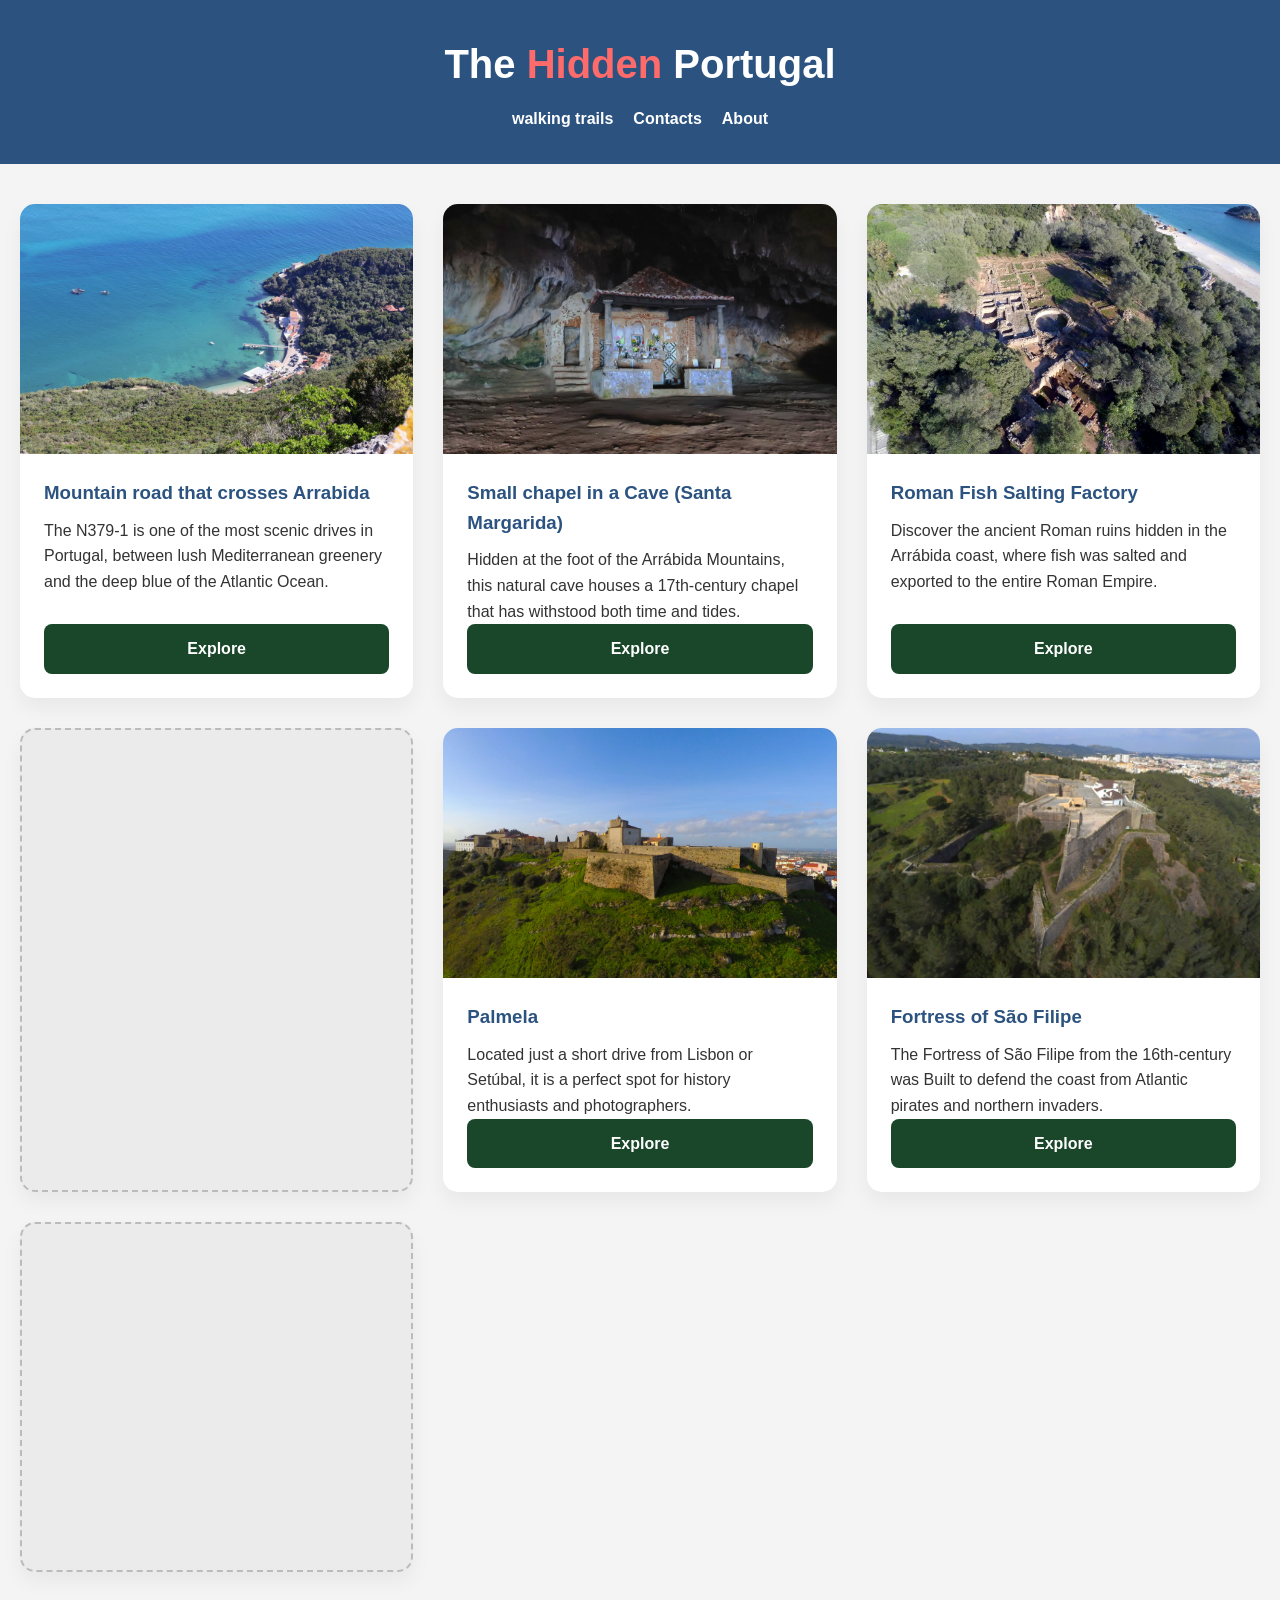
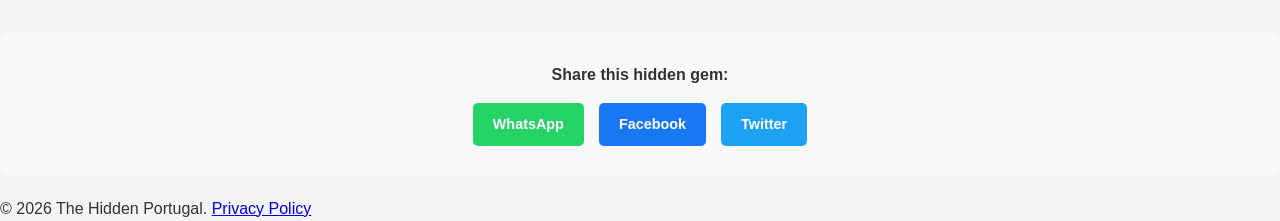
<file: index.html>
<!DOCTYPE html>
<html lang="pt">
<head>
        <meta property="og:image" content="https://thehiddenportugal.com/Arrabida/mountainRoadArrabida/portinho-da-arrabida.webp">
        <meta property="og:image:type" content="image/webp">
        <meta property="og:image:width" content="1200">
        <meta property="og:image:height" content="630">

        <meta name="thumbnail" content="https://thehiddenportugal.com/Arrabida/mountainRoadArrabida/portinho-da-arrabida.webp">


        <link rel="icon" type="image/x-icon" href="/contacts/639347.png">


    <!-- google adsence-->

        <script type="application/ld+json">
                {
                "@context": "https://schema.org",
                "@type": "WebSite",
                "name": "The Hidden Portugal",
                "url": "https://thehiddenportugal.com/",
                "image": "https://thehiddenportugal.com/Arrabida/mountainRoadArrabida/portinho-da-arrabida.webp"
                }
        </script>

        


    <script async src="https://pagead2.googlesyndication.com/pagead/js/adsbygoogle.js?client=ca-pub-9096924320506926"
     crossorigin="anonymous">
    </script>

    <!-- google analitics-->
     


        <!-- Google tag (gtag.js) -->
    <script async src="https://www.googletagmanager.com/gtag/js?id=G-CX8MZFGC8V"></script>
    <script>
    window.dataLayer = window.dataLayer || [];
    function gtag(){dataLayer.push(arguments);}
    gtag('js', new Date());

    gtag('config', 'G-CX8MZFGC8V');
    </script>










    <meta charset="UTF-8">
    <meta name="viewport" content="width=device-width, initial-scale=1.0">
    <title>The Hidden Portugal | Find places to visit without mass tourism</title>
    <link rel="stylesheet" href="/css/style.css">
</head>
<body>

    <header class="main-header">
        <a href="/index.html" style="text-decoration: none; color: white;">
            <h1>The <span style="color: #ff6b6b;">Hidden</span> Portugal</h1>
        </a>
        <nav>
            <ul>
                <li><a href="/Arrabida/walkingtrails/walkingtrails.html">walking trails</a></li>
                <li><a href="/contacts/contacts.html">Contacts</a></li>
                <li><a href="/about.html">About</a></li>
            </ul>
        </nav>
    </header>

    <section class="grid-destinos">

        <div class="card">
            <div class="card-image">
                <img src="/Arrabida/mountainRoadArrabida/portinho-da-arrabida.webp" alt="Portinho da Arrabida">
            </div>
            <div class="card-content">
                <h3>Mountain road that crosses Arrabida</h3>
                <p>The N379-1 is one of the most scenic drives in Portugal, between lush Mediterranean greenery and the deep blue of the Atlantic Ocean. </p>
                <a href="/Arrabida/mountainRoadArrabida/mountainRoadArrabida.html" class="btn">Explore</a>
            </div>
        </div>




        
        <div class="card">
            <div class="card-image">
                <img src="/Arrabida/lapaSantaMargarida/lapa-santa-margarida-arrabida.webp" alt="Lapa de Santa Margarida">
            </div>
            <div class="card-content">
                <h3>Small chapel in a Cave (Santa Margarida)</h3>
                <p>Hidden at the foot of the Arrábida Mountains, this natural cave houses a 17th-century chapel that has withstood both time and tides.</p>
                <a href="/Arrabida/lapaSantaMargarida/santaMargaridaCave.html" class="btn">Explore</a>
            </div>
        </div>






        <div class="card">
            <div class="card-image">
                <img src="/Arrabida/romanFactory/RomanFactory.webp" alt="Roman Fish Salting Factory">
            </div>
            <div class="card-content">
                <h3>Roman Fish Salting Factory</h3>
                <p>Discover the ancient Roman ruins hidden in the Arrábida coast, where fish was salted and exported to the entire Roman Empire.</p>
                <a href="/Arrabida/romanFactory/roman-factory.html" class="btn">Explore</a>
            </div>
        </div>






        <div class="card ad-card">
            <script async src="https://pagead2.googlesyndication.com/pagead/js/adsbygoogle.js?client=ca-pub-9096924320506926"
                crossorigin="anonymous">
            </script>
                    <!-- card ad-card -->
            <ins class="adsbygoogle"
                style="display:block"
                data-ad-client="ca-pub-9096924320506926"
                data-ad-slot="2020003762"
                data-ad-format="auto"
                data-full-width-responsive="true">
            </ins>
            <script>
                (adsbygoogle = window.adsbygoogle || []).push({});
            </script>
        </div>


        <div class="card">
            <div class="card-image">
                <img src="/Arrabida/PalmelaCastle/Palmela-Castle.webp" alt="Palmela Castle">
            </div>
            <div class="card-content">
                <h3>Palmela</h3>
                <p>Located just a short drive from Lisbon or Setúbal, it is a perfect spot for history enthusiasts and photographers. </p>
                <a href="/Arrabida/PalmelaCastle/palmelaCastle.html" class="btn">Explore</a>
            </div>
        </div>



        <div class="card">
            <div class="card-image">
                <img src="/Arrabida/forteSaoFilipe/forte-sao-filipe.webp" alt="Fortress of São Filipe">
            </div>
            <div class="card-content">
                <h3>Fortress of São Filipe</h3>
                <p>The Fortress of São Filipe from the 16th-century was Built to defend the coast from Atlantic pirates and northern invaders. </p>
                <a href="/Arrabida/Palmela Castle/palmelaCastle.html" class="btn">Explore</a>
            </div>
        </div>



        <div class="card ad-card">
            <script async src="https://pagead2.googlesyndication.com/pagead/js/adsbygoogle.js?client=ca-pub-9096924320506926"
                crossorigin="anonymous">
            </script>
                    <!-- card ad-card -->
            <ins class="adsbygoogle"
                style="display:block"
                data-ad-client="ca-pub-9096924320506926"
                data-ad-slot="2020003762"
                data-ad-format="auto"
                data-full-width-responsive="true">
            </ins>
            <script>
                (adsbygoogle = window.adsbygoogle || []).push({});
            </script>
        </div>











    </section>












<section class="share-section">
    <h4>Share this hidden gem:</h4>
    <div class="share-buttons">
        <a href="https://api.whatsapp.com/send?text=Check out this amazing cave in Arrábida! https://thehiddenportugal.com/santaMargaridaCave.html" 
           class="share-btn whatsapp" target="_blank">
           <span>WhatsApp</span>
        </a>

        <a href="https://www.facebook.com/sharer/sharer.php?u=https://thehiddenportugal.com/santaMargaridaCave.html" 
           class="share-btn facebook" target="_blank">
           <span>Facebook</span>
        </a>

        <a href="https://twitter.com/intent/tweet?url=https://thehiddenportugal.com/santaMargaridaCave.html&text=Exploring the Hidden Portugal!" 
           class="share-btn twitter" target="_blank">
           <span>Twitter</span>
        </a>
    </div>
</section>



























<footer>
    <p>&copy; 2026 The Hidden Portugal. <a href="privacy-policy.html">Privacy Policy</a></p>
</footer>
</body>
</html>
</file>
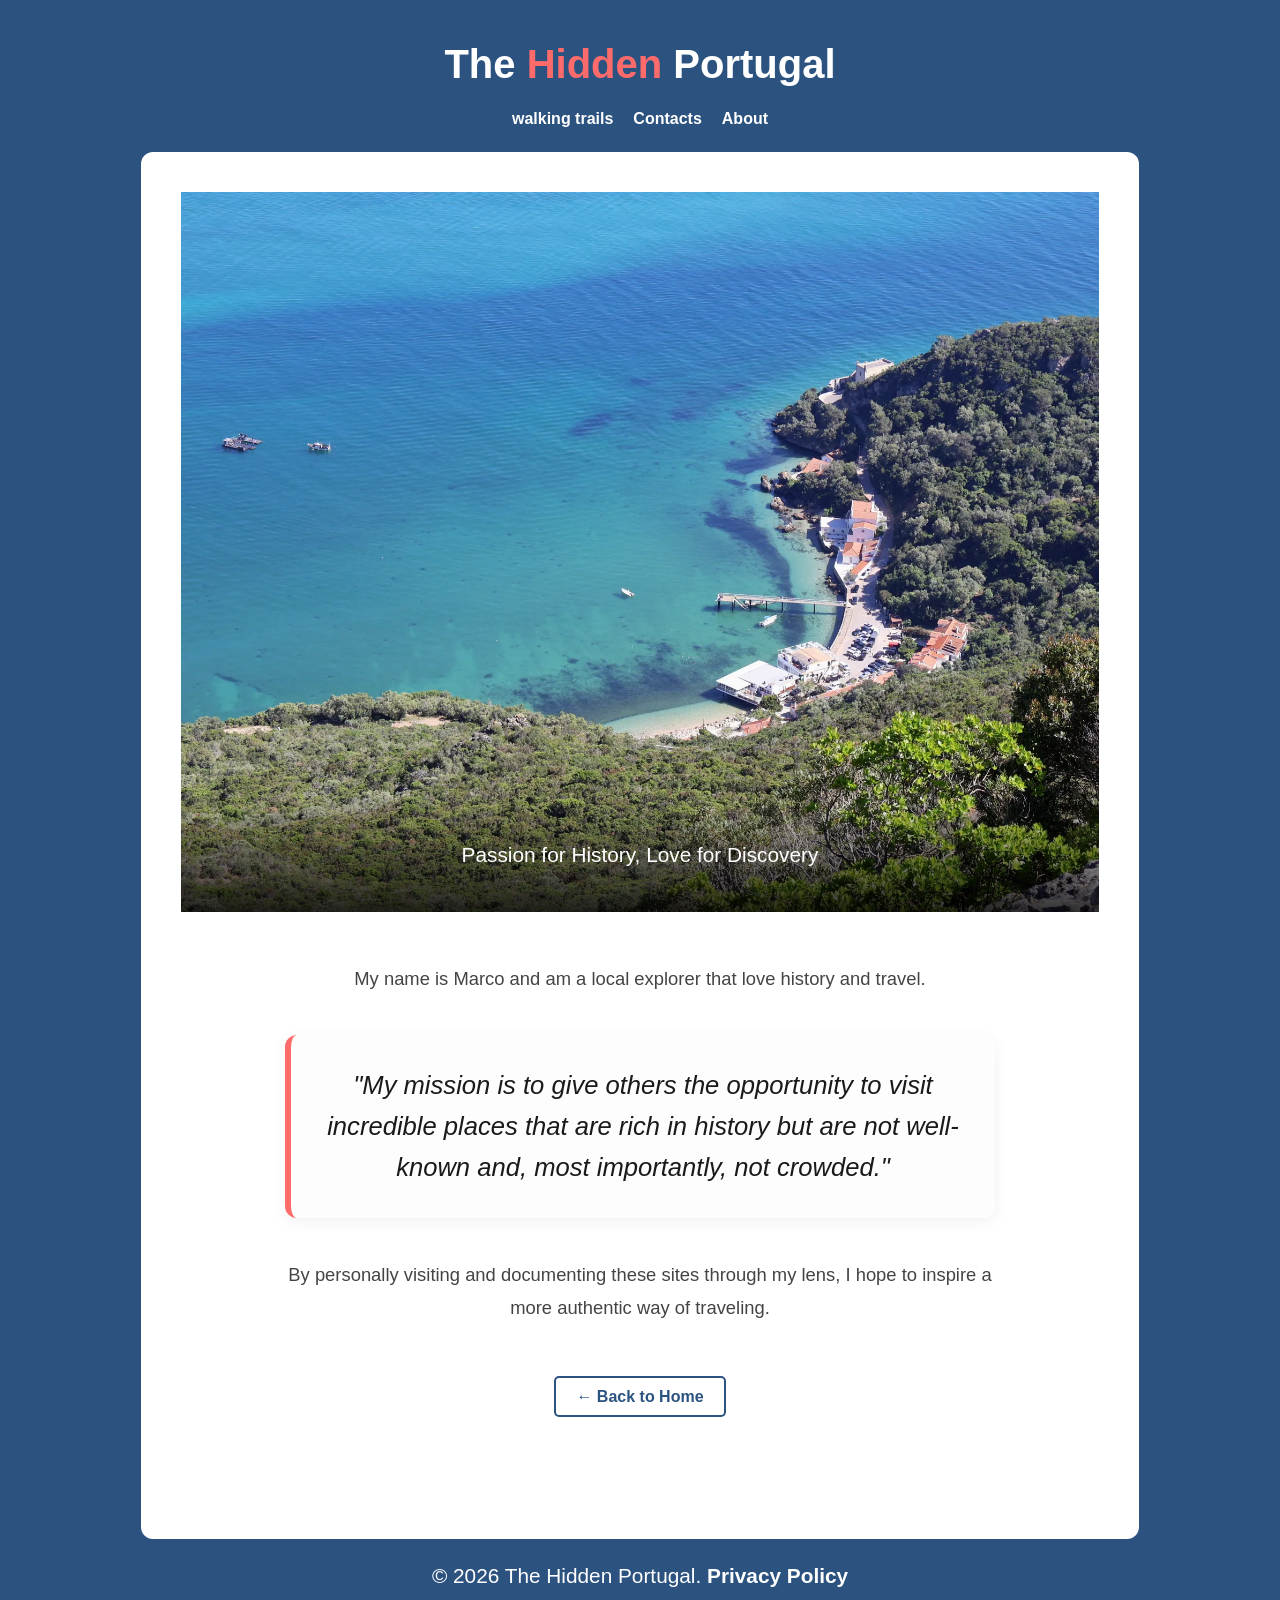
<file: about.html>
<!DOCTYPE html>
<html lang="en">
<head>
    <script async src="https://pagead2.googlesyndication.com/pagead/js/adsbygoogle.js?client=ca-pub-9096924320506926"
     crossorigin="anonymous">
    </script>
    <meta charset="UTF-8">
    <meta name="viewport" content="width=device-width, initial-scale=1.0">
    <title>Palmela | The Hidden Portugal</title>
    <link rel="stylesheet" href="/css/style.css">
    <link rel="stylesheet" href="/css/post.css">


        <!-- google adsence-->

        <script type="application/ld+json">
                {
                "@context": "https://schema.org",
                "@type": "WebSite",
                "name": "The Hidden Portugal",
                "url": "https://thehiddenportugal.com/",
                "image": "https://thehiddenportugal.com/Arrabida/mountainRoadArrabida/portinho-da-arrabida.webp"
                }
        </script>

        


    <script async src="https://pagead2.googlesyndication.com/pagead/js/adsbygoogle.js?client=ca-pub-9096924320506926"
     crossorigin="anonymous">
    </script>

    <!-- google analitics-->


        <!-- Google tag (gtag.js) -->
    <script async src="https://www.googletagmanager.com/gtag/js?id=G-CX8MZFGC8V"></script>
    <script>
    window.dataLayer = window.dataLayer || [];
    function gtag(){dataLayer.push(arguments);}
    gtag('js', new Date());

    gtag('config', 'G-CX8MZFGC8V');
    </script>
</head>
<body>

    <header class="main-header">
        <a href="/index.html" style="text-decoration: none; color: white;">
            <h1>The <span style="color: #ff6b6b;">Hidden</span> Portugal</h1>
        </a>
        <nav>
            <ul>
                <li><a href="/Arrabida/walkingtrails/walkingtrails.html">walking trails</a></li>
                <li><a href="/contacts/contacts.html">Contacts</a></li>
                <li><a href="/about.html">About</a></li>
            </ul>
        </nav>



<!-- --------------------------------------------------------------------------------->






<body>



    <article class="post-container">
        <div class="post-hero">
            <img src="/Arrabida/mountainRoadArrabida/portinho-da-arrabida.webp" alt="Author exploring Portugal">
            <div class="hero-text">
                
                <p>Passion for History, Love for Discovery</p>
            </div>
        </div>

        <div class="post-content">
            <section class="main-column about-me-section">
                


                <div class="about-body">
                    <p>My name is Marco and am a local explorer that love history and travel. </p>
                </div>

                <div class="mission-highlight-card">
                    <p class="mission-text">
                        "My mission is to give others the opportunity to visit incredible places that are rich in history but are not well-known and, most importantly, not crowded."
                    </p>
                </div>

                <div class="about-closing">
                    <p>By personally visiting and documenting these sites through my lens,
                         I hope to inspire a more authentic way of traveling.</p>
                </div>

            <div class="back-link">
                <a href="/index.html" class="btn-back">← Back to Home</a>
            </div>

            </section>
        </div>
    </article>

<footer>
    <p>&copy; 2026 The Hidden Portugal. <a href="/privacy-policy.html">Privacy Policy</a></p>
</footer>

</body>
</html>
</file>
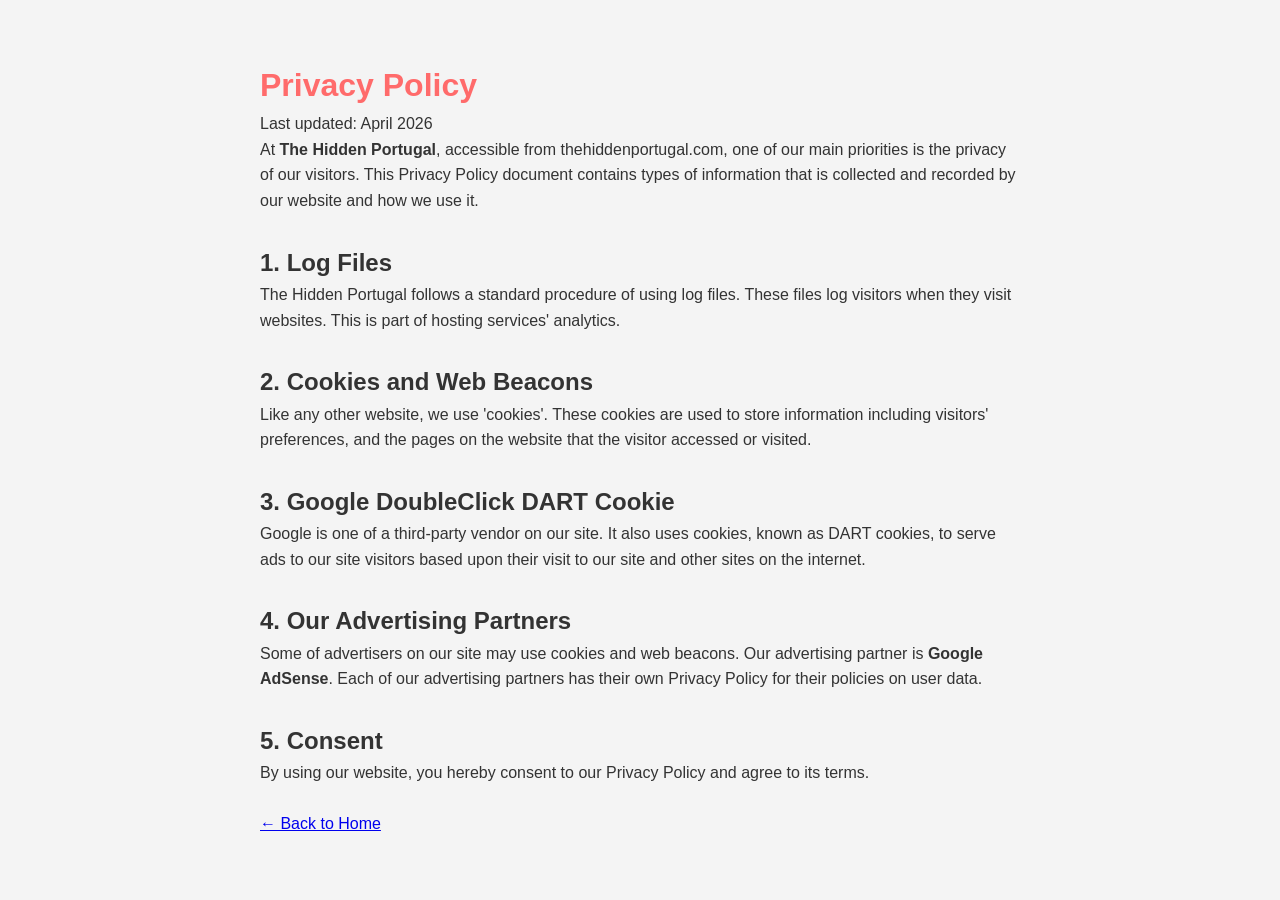
<file: privacy-policy.html>
<!DOCTYPE html>
<html lang="en">
<head>
    <meta charset="UTF-8">
    <meta name="viewport" content="width=device-width, initial-scale=1.0">
    <title>Privacy Policy | The Hidden Portugal</title>
    <link rel="stylesheet" href="/css/style.css">
    <style>
        .policy-container { max-width: 800px; margin: 40px auto; padding: 20px; line-height: 1.6; color: #333; }
        .policy-container h1 { color: #ff6b6b; }
        .policy-container h2 { margin-top: 30px; color: #333; }
    </style>

        <!-- Google tag (gtag.js) -->
    <script async src="https://www.googletagmanager.com/gtag/js?id=G-CX8MZFGC8V"></script>
    <script>
    window.dataLayer = window.dataLayer || [];
    function gtag(){dataLayer.push(arguments);}
    gtag('js', new Date());

    gtag('config', 'G-CX8MZFGC8V');
    </script>









</head>
<body>

    <div class="policy-container">
        <h1>Privacy Policy</h1>
        <p>Last updated: April 2026</p>

        <p>At <strong>The Hidden Portugal</strong>, accessible from thehiddenportugal.com, one of our main priorities is the privacy of our visitors. This Privacy Policy document contains types of information that is collected and recorded by our website and how we use it.</p>

        <h2>1. Log Files</h2>
        <p>The Hidden Portugal follows a standard procedure of using log files. These files log visitors when they visit websites. This is part of hosting services' analytics.</p>

        <h2>2. Cookies and Web Beacons</h2>
        <p>Like any other website, we use 'cookies'. These cookies are used to store information including visitors' preferences, and the pages on the website that the visitor accessed or visited.</p>

        <h2>3. Google DoubleClick DART Cookie</h2>
        <p>Google is one of a third-party vendor on our site. It also uses cookies, known as DART cookies, to serve ads to our site visitors based upon their visit to our site and other sites on the internet.</p>

        <h2>4. Our Advertising Partners</h2>
        <p>Some of advertisers on our site may use cookies and web beacons. Our advertising partner is <strong>Google AdSense</strong>. Each of our advertising partners has their own Privacy Policy for their policies on user data.</p>

        <h2>5. Consent</h2>
        <p>By using our website, you hereby consent to our Privacy Policy and agree to its terms.</p>
        
        <br>
        <a href="index.html">← Back to Home</a>
    </div>

</body>
</html>
</file>
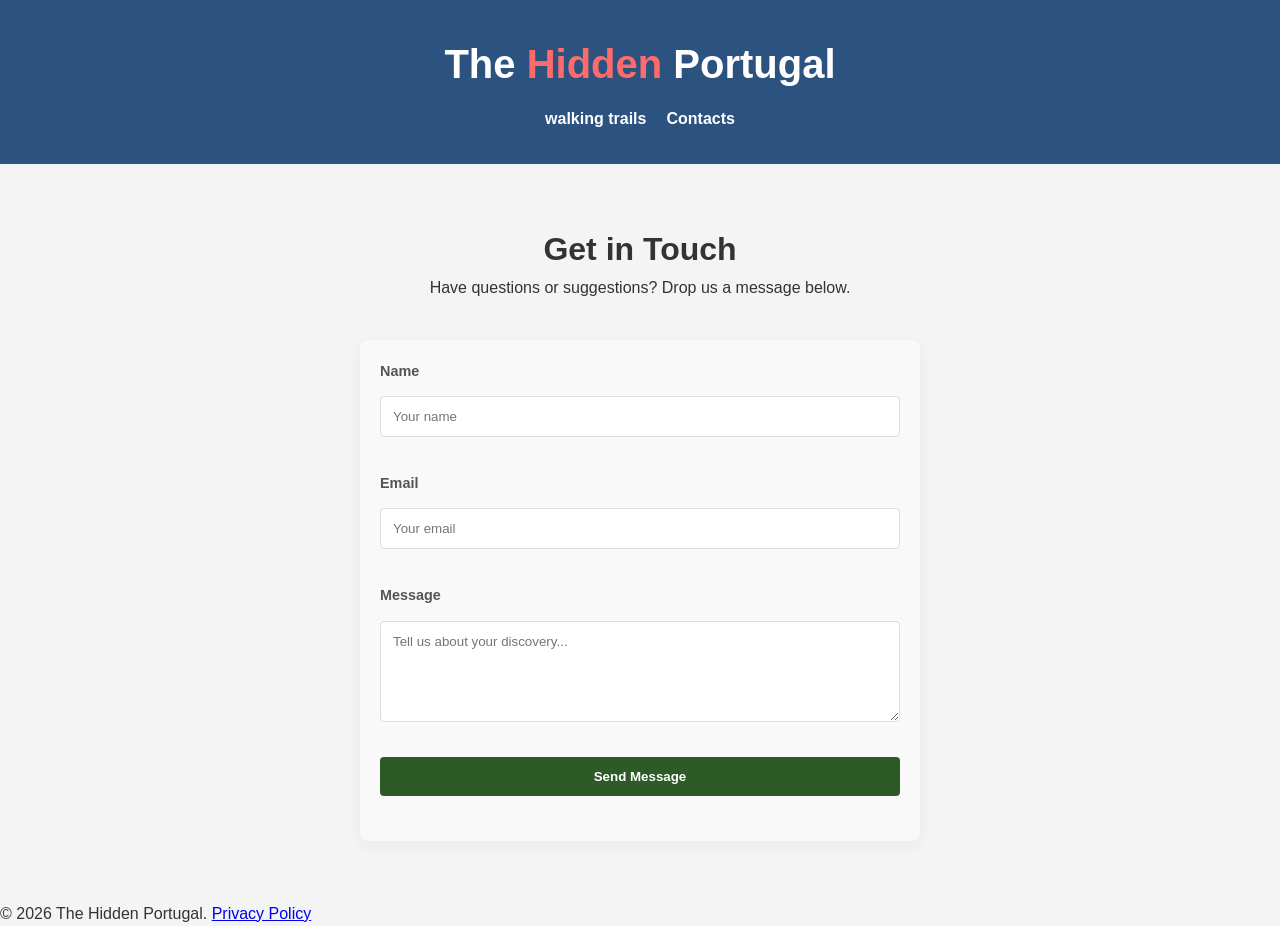
<file: contacts/contacts.html>
<!DOCTYPE html>
<html lang="pt">
<head>
    <script async src="https://pagead2.googlesyndication.com/pagead/js/adsbygoogle.js?client=ca-pub-9096924320506926"
     crossorigin="anonymous">
    </script>
    <meta charset="UTF-8">
    <meta name="viewport" content="width=device-width, initial-scale=1.0">
    <title>The Hidden Portugal | Contacts</title>
    <link rel="stylesheet" href="/css/style.css">
    <style>
        .contact-container { max-width: 600px; margin: 40px auto; padding: 20px; font-family: sans-serif; }
        .contact-form { display: flex; flex-direction: column; gap: 15px; background: #f9f9f9; padding: 20px; border-radius: 8px; }
        .form-group { display: flex; flex-direction: column; }
        input, textarea { padding: 10px; border: 1px solid #ccc; border-radius: 4px; margin-top: 5px; }
        .submit-btn { background-color: #2d5a27; color: white; padding: 12px; border: none; border-radius: 4px; cursor: pointer; font-weight: bold; }
        .submit-btn:disabled { background-color: #ccc; }
        #status { text-align: center; margin-top: 10px; font-weight: bold; }
        #status.success { color: #2d5a27; }
        #status.error { color: #ff6b6b; }
    </style>

            <!-- Google tag (gtag.js) -->
    <script async src="https://www.googletagmanager.com/gtag/js?id=G-CX8MZFGC8V"></script>
    <script>
    window.dataLayer = window.dataLayer || [];
    function gtag(){dataLayer.push(arguments);}
    gtag('js', new Date());

    gtag('config', 'G-CX8MZFGC8V');
    </script>







</head>
<body>

    <header class="main-header">
        <a href="/index.html" style="text-decoration: none; color: white;">
            <h1>The <span style="color: #ff6b6b;">Hidden</span> Portugal</h1>
        </a>
        <nav>
            <ul>
                <li><a href="/Arrabida/walkingtrails/walkingtrails.html">walking trails</a></li>
                <li><a href="/contacts/contacts.html">Contacts</a></li>
            </ul>
        </nav>
    </header>

    <main class="contact-container">
        <section class="contact-intro">
            <h2>Get in Touch</h2>
            <p>Have questions or suggestions? Drop us a message below.</p>
        </section>

        <form id="my-form" action="https://formspree.io/f/mbdqzgek" method="POST" class="contact-form">
            <div class="form-group">
                <label for="name">Name</label>
                <input type="text" id="name" name="name" placeholder="Your name" required>
            </div>

            <div class="form-group">
                <label for="email">Email</label>
                <input type="email" id="email" name="_replyto" placeholder="Your email" required>
            </div>

            <div class="form-group">
                <label for="message">Message</label>
                <textarea id="message" name="message" rows="5" placeholder="Tell us about your discovery..." required></textarea>
            </div>

            <button type="submit" id="submit-btn" class="submit-btn">Send Message</button>
            <p id="status"></p>
        </form>
    </main>

    <footer>
        <p>&copy; 2026 The Hidden Portugal. <a href="privacy-policy.html">Privacy Policy</a></p>
    </footer>

    <script>
        var form = document.getElementById("my-form");
        
        async function handleSubmit(event) {
          event.preventDefault(); // Impede o refresh da página
          var status = document.getElementById("status");
          var data = new FormData(event.target);
          var button = document.getElementById("submit-btn");

          button.disabled = true;
          status.innerHTML = "Sending...";

          fetch(event.target.action, {
            method: form.method,
            body: data,
            headers: { 'Accept': 'application/json' }
          }).then(response => {
            if (response.ok) {
              status.className = "success";
              status.innerHTML = "Thanks! Your message has been sent.";
              form.reset();
              button.disabled = false;
            } else {
              status.className = "error";
              status.innerHTML = "Oops! There was a problem.";
              button.disabled = false;
            }
          }).catch(error => {
            status.className = "error";
            status.innerHTML = "Error connecting to the server.";
            button.disabled = false;
          });
        }
        form.addEventListener("submit", handleSubmit);
    </script>
</body>
</html>
</file>
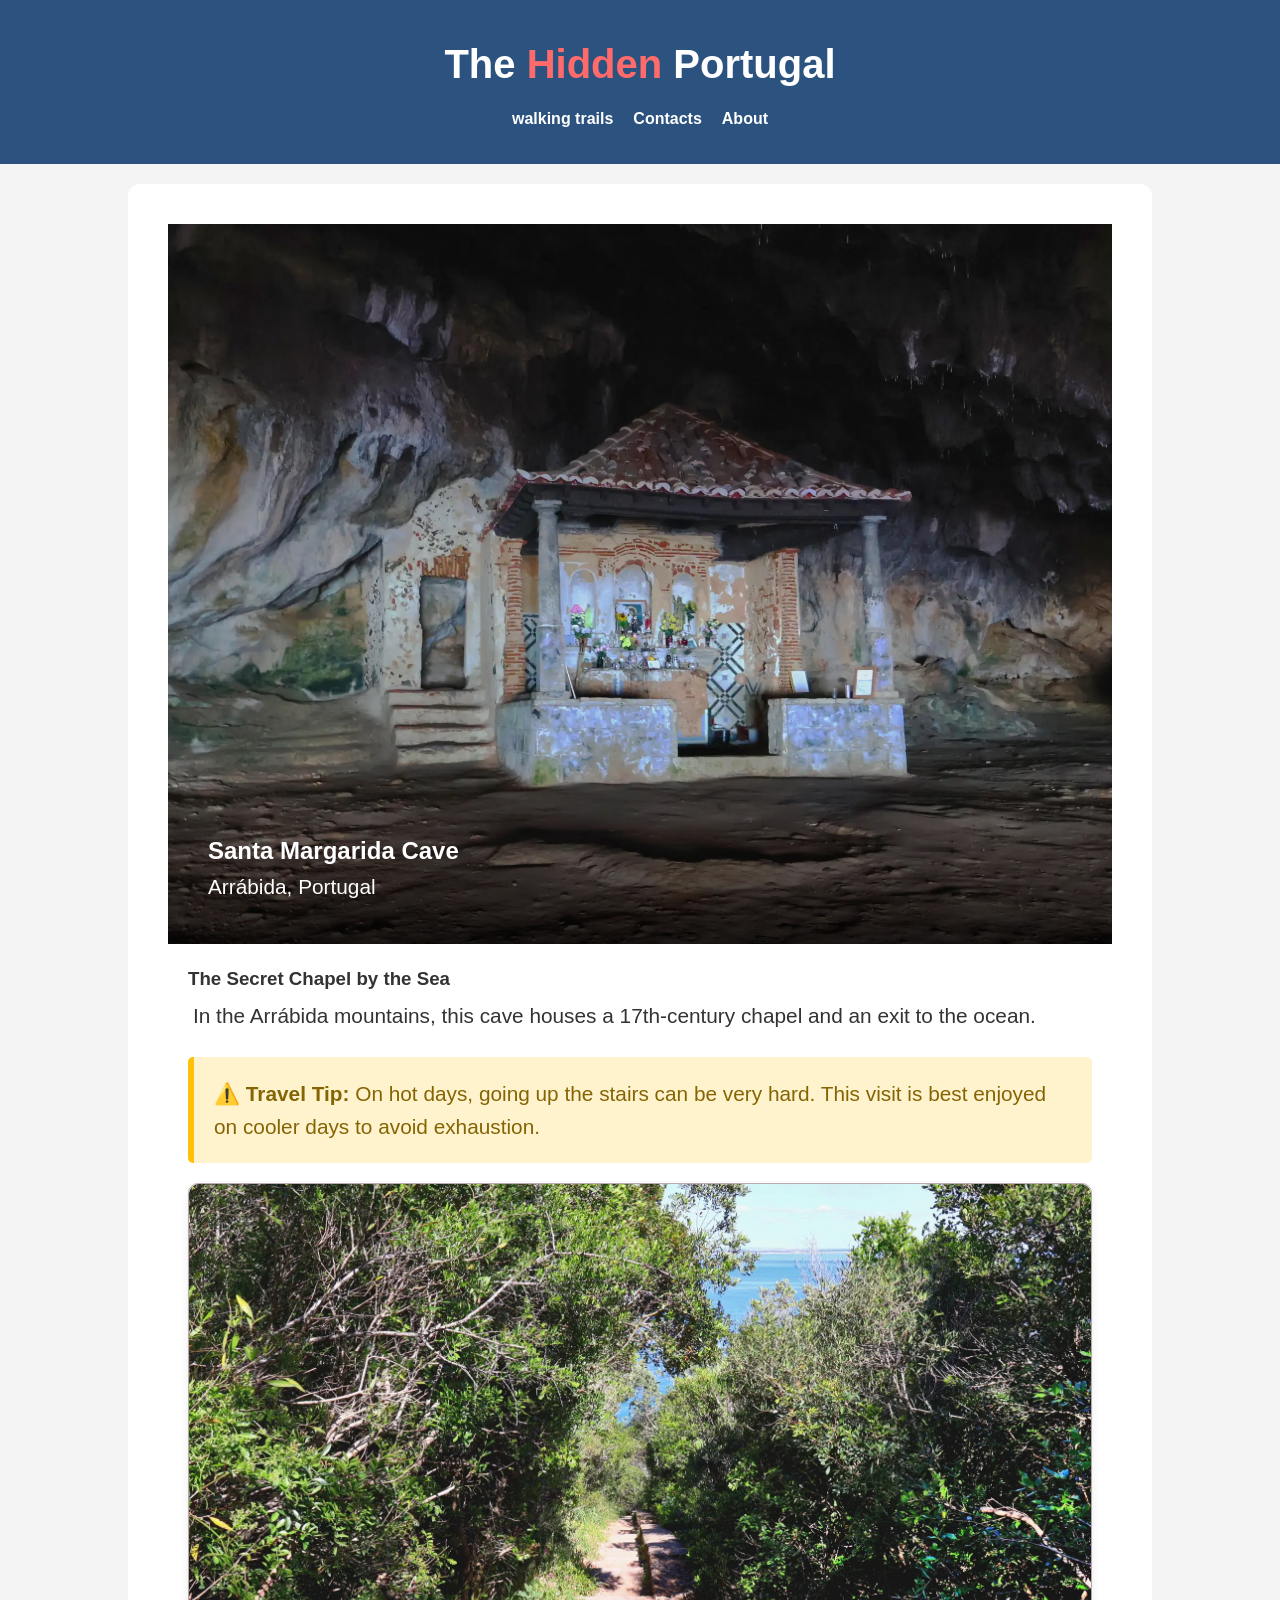
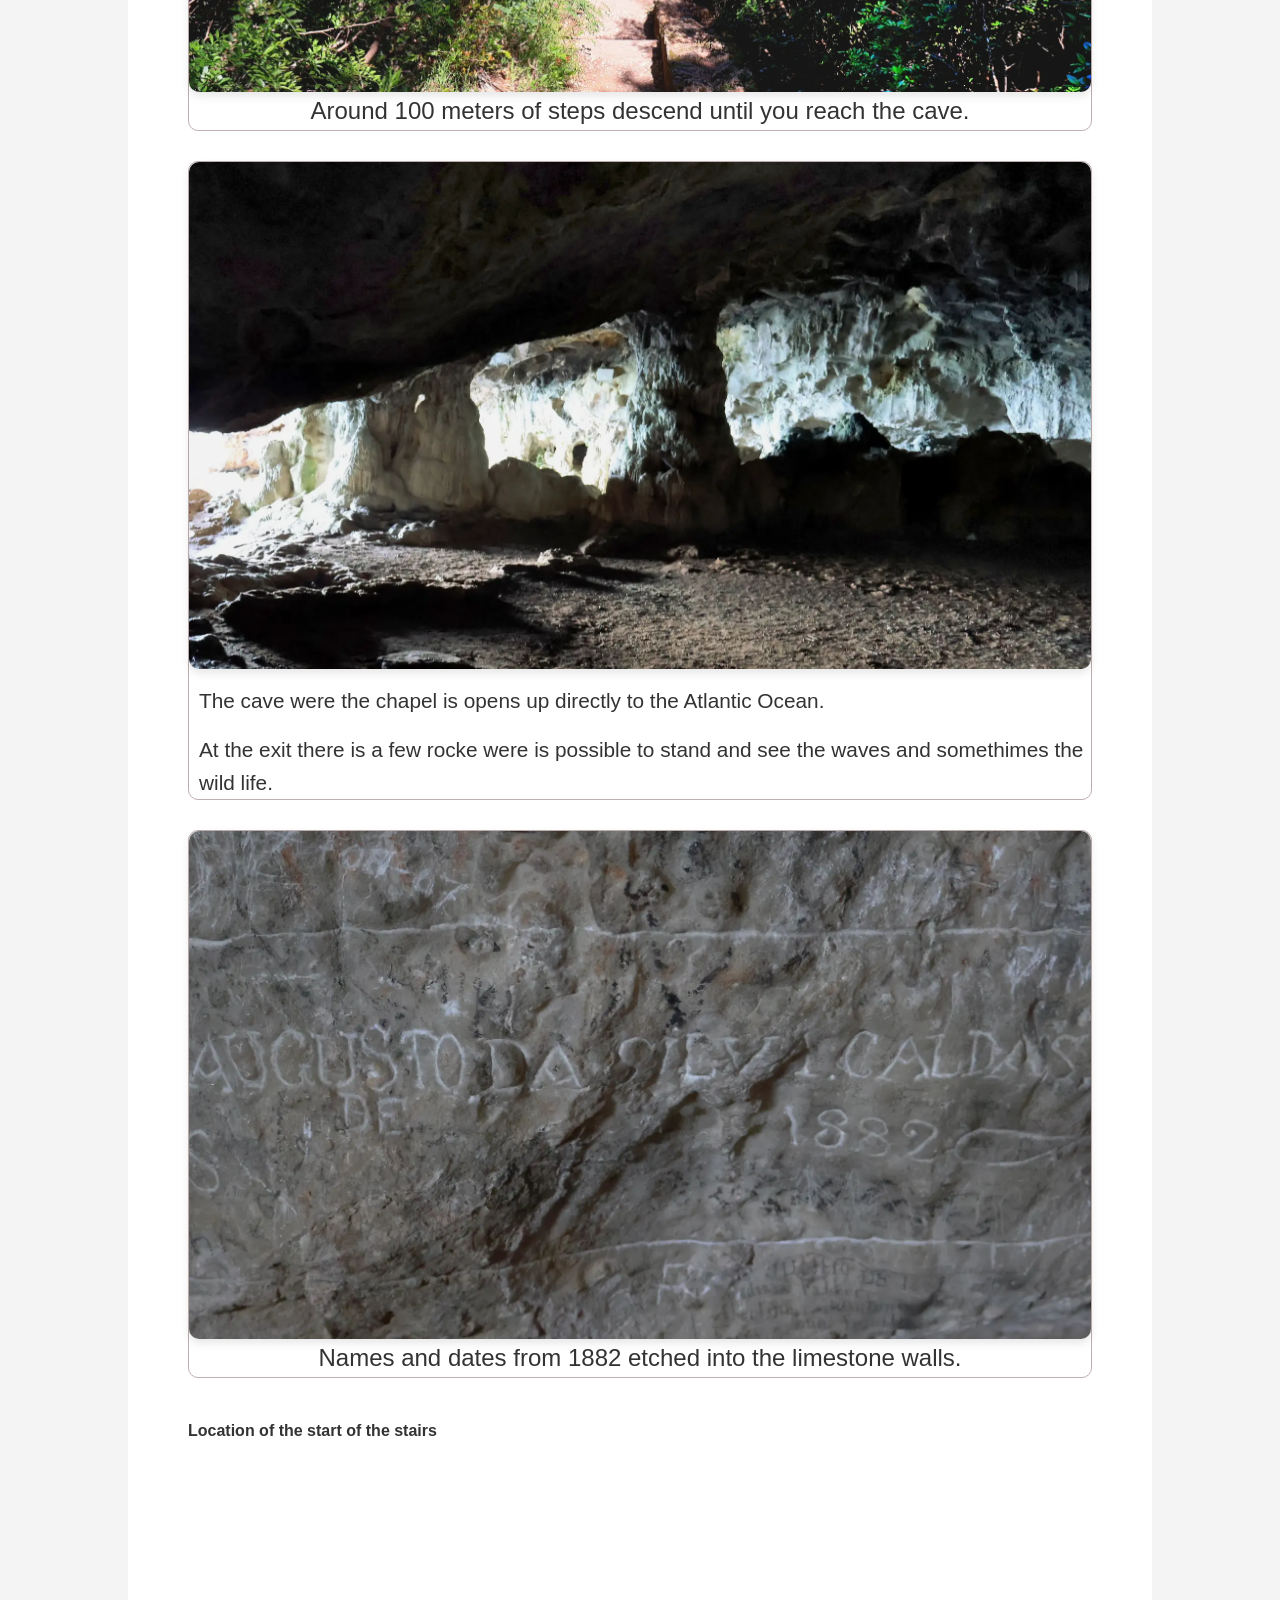
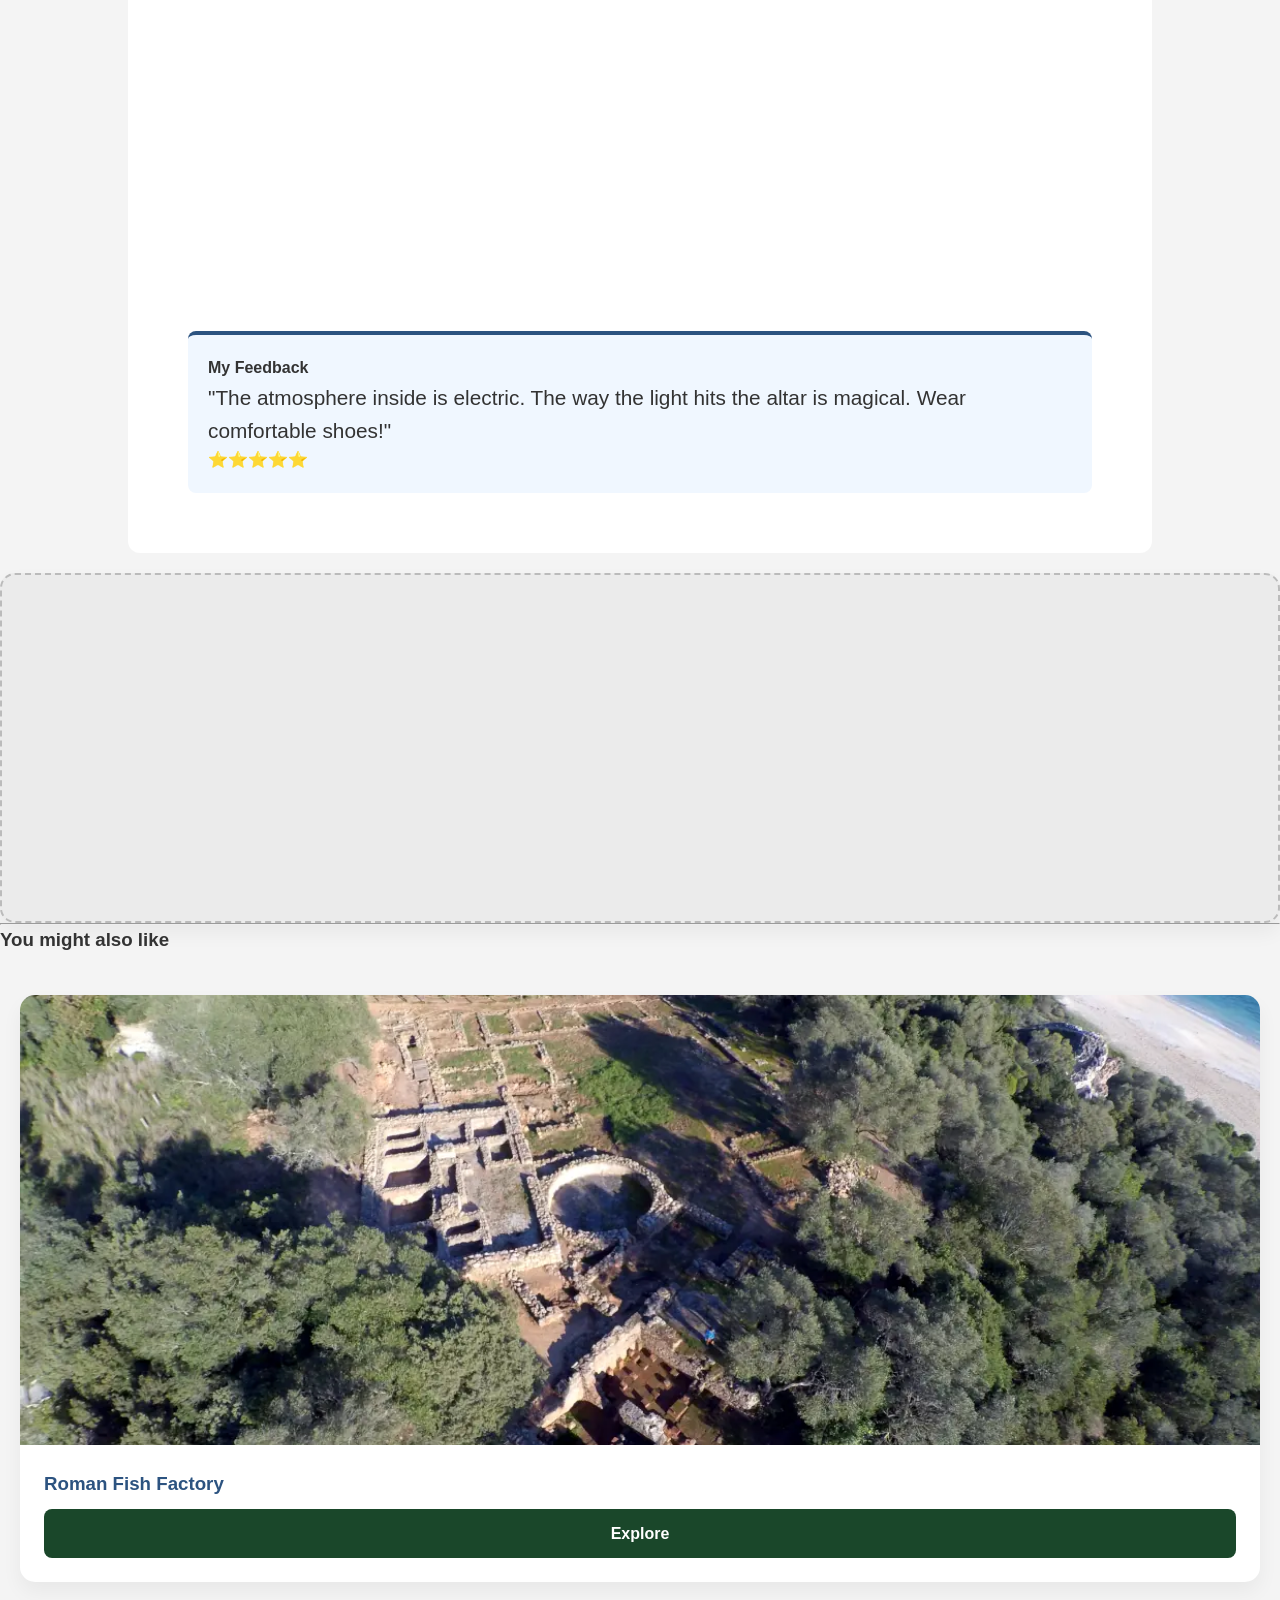
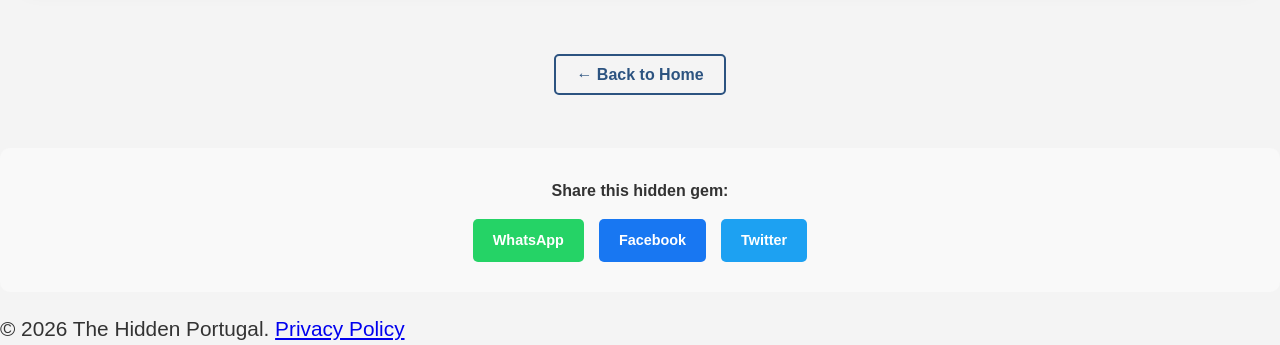
<file: Arrabida/lapaSantaMargarida/santaMargaridaCave.html>
<!DOCTYPE html>
<html lang="en">
<head>
    <script async src="https://pagead2.googlesyndication.com/pagead/js/adsbygoogle.js?client=ca-pub-9096924320506926"
     crossorigin="anonymous">
    </script>
    <meta charset="UTF-8">
    <meta name="viewport" content="width=device-width, initial-scale=1.0">
    <title>Palmela | The Hidden Portugal</title>
    <link rel="stylesheet" href="/css/style.css">
    <link rel="stylesheet" href="/css/post.css">


        <!-- google adsence-->

        <script type="application/ld+json">
                {
                "@context": "https://schema.org",
                "@type": "WebSite",
                "name": "The Hidden Portugal",
                "url": "https://thehiddenportugal.com/",
                "image": "https://thehiddenportugal.com/Arrabida/mountainRoadArrabida/portinho-da-arrabida.webp"
                }
        </script>

        


    <script async src="https://pagead2.googlesyndication.com/pagead/js/adsbygoogle.js?client=ca-pub-9096924320506926"
     crossorigin="anonymous">
    </script>

    <!-- google analitics-->


        <!-- Google tag (gtag.js) -->
    <script async src="https://www.googletagmanager.com/gtag/js?id=G-CX8MZFGC8V"></script>
    <script>
    window.dataLayer = window.dataLayer || [];
    function gtag(){dataLayer.push(arguments);}
    gtag('js', new Date());

    gtag('config', 'G-CX8MZFGC8V');
    </script>
</head>
<body>

    <header class="main-header">
        <a href="/index.html" style="text-decoration: none; color: white;">
            <h1>The <span style="color: #ff6b6b;">Hidden</span> Portugal</h1>
        </a>
        <nav>
            <ul>
                <li><a href="/Arrabida/walkingtrails/walkingtrails.html">walking trails</a></li>
                <li><a href="/contacts/contacts.html">Contacts</a></li>
                <li><a href="/about.html">About</a></li>
            </ul>
        </nav>



<!-- --------------------------------------------------------------------------------->





    </header>

    <article class="post-container">
        <div class="post-hero">
            <img src="/Arrabida/lapaSantaMargarida/lapa-santa-margarida-arrabida.webp" alt="Santa Margarida Cave Header">
            <div class="hero-text">
                <h2>Santa Margarida Cave</h2>
                <p>Arrábida, Portugal</p>
            </div>
        </div>

        <div class="post-content">
            <section class="main-column">
                <div class="description">
                    <h3>The Secret Chapel by the Sea</h3>
                    <p>In the Arrábida mountains, this cave houses a 17th-century chapel and an exit to the ocean.</p>
                </div>

                <div class="warning-box">
                    <p><strong>⚠️ Travel Tip:</strong> On hot days, going up the stairs can be very hard. This visit is best enjoyed on cooler days to avoid exhaustion.</p>
                </div>
                
                <div class="galeria-vertical">
                    <figure>
                        <img src="/Arrabida/lapaSantaMargarida/santa-margarida-cave-trail.webp" alt="Steps to the cave">
                        <figcaption>Around 100 meters of steps descend until you reach the cave.</figcaption>
                    </figure>

                    <figure>
                        <img src="/Arrabida/lapaSantaMargarida/santa-margarida-cave-interior.webp" alt="Inside the cave">
                        <p>The cave were the chapel is opens up directly to the Atlantic Ocean.</p>
                        <p>At the exit there is a few rocke were is possible to stand and see the waves and somethimes the wild life. </p>
                    </figure>

                    <figure>
                        <img src="/Arrabida/lapaSantaMargarida/santa-margarida-inscription-1882.webp" alt="Historical Inscriptions">
                        <figcaption>Names and dates from 1882 etched into the limestone walls.</figcaption>
                    </figure>
                </div>

                <div class="map-container">
                    <h4>Location of the start of the stairs</h4>
                    <iframe src="https://www.google.com/maps/embed?pb=!1m17!1m12!1m3!1d1854.641006698776!2d-8.988237052862194!3d38.47085694424878!2m3!1f0!2f0!3f0!3m2!1i1024!2i768!4f13.1!3m2!1m1!2zMzjCsDI4JzE0LjgiTiA4wrA1OScxNi4xIlc!5e1!3m2!1spt-PT!2spt!4v1776381368128!5m2!1spt-PT!2spt" width="600" height="450" style="border:0;" allowfullscreen="" loading="lazy" referrerpolicy="no-referrer-when-downgrade"></iframe>
                </div>
            </section>

            <aside class="post-sidebar">
                <div class="sticky-wrapper">
                    <div class="author-feedback">
                        <h4>My Feedback</h4>
                        <p>"The atmosphere inside is electric. The way the light hits the altar is magical. Wear comfortable shoes!"</p>
                        <div class="rating">⭐⭐⭐⭐⭐</div>
                    </div>
                </div>
            </aside>
        </div>
    </article>

        <div class="card ad-card">
            <script async src="https://pagead2.googlesyndication.com/pagead/js/adsbygoogle.js?client=ca-pub-9096924320506926"
                crossorigin="anonymous">
            </script>
                    <!-- card ad-card -->
            <ins class="adsbygoogle"
                style="display:block"
                data-ad-client="ca-pub-9096924320506926"
                data-ad-slot="2020003762"
                data-ad-format="auto"
                data-full-width-responsive="true">
            </ins>
            <script>
                (adsbygoogle = window.adsbygoogle || []).push({});
            </script>
        </div>








    <section class="more-suggestions">
            <hr>
            <h3>You might also like</h3>
            <div class="grid-destinos">
                <div class="card">
                    <div class="card-image">
                        <img src="/Arrabida/romanFactory/RomanFactory.webp" alt="Roman Factory">
                    </div>
                    <div class="card-content">
                        <h3>Roman Fish Factory</h3>
                        <a href="/Arrabida/romanFactory/roman-factory.html" class="btn">Explore</a>
                    </div>
                </div>
            </div>
            
            <div class="back-link">
                <a href="/index.html" class="btn-back">← Back to Home</a>
            </div>




    </section>


    <section class="share-section">
    <h4>Share this hidden gem:</h4>
    <div class="share-buttons">
        <a href="https://api.whatsapp.com/send?text=Check out this amazing cave in Arrábida! https://thehiddenportugal.com/santaMargaridaCave.html" 
           class="share-btn whatsapp" target="_blank">
           <span>WhatsApp</span>
        </a>

        <a href="https://www.facebook.com/sharer/sharer.php?u=https://thehiddenportugal.com/santaMargaridaCave.html" 
           class="share-btn facebook" target="_blank">
           <span>Facebook</span>
        </a>

        <a href="https://twitter.com/intent/tweet?url=https://thehiddenportugal.com/santaMargaridaCave.html&text=Exploring the Hidden Portugal!" 
           class="share-btn twitter" target="_blank">
           <span>Twitter</span>
        </a>
    </div>
    </section>




<footer>
    <p>&copy; 2026 The Hidden Portugal. <a href="/privacy-policy.html">Privacy Policy</a></p>
</footer>

</body>
</html>
</file>
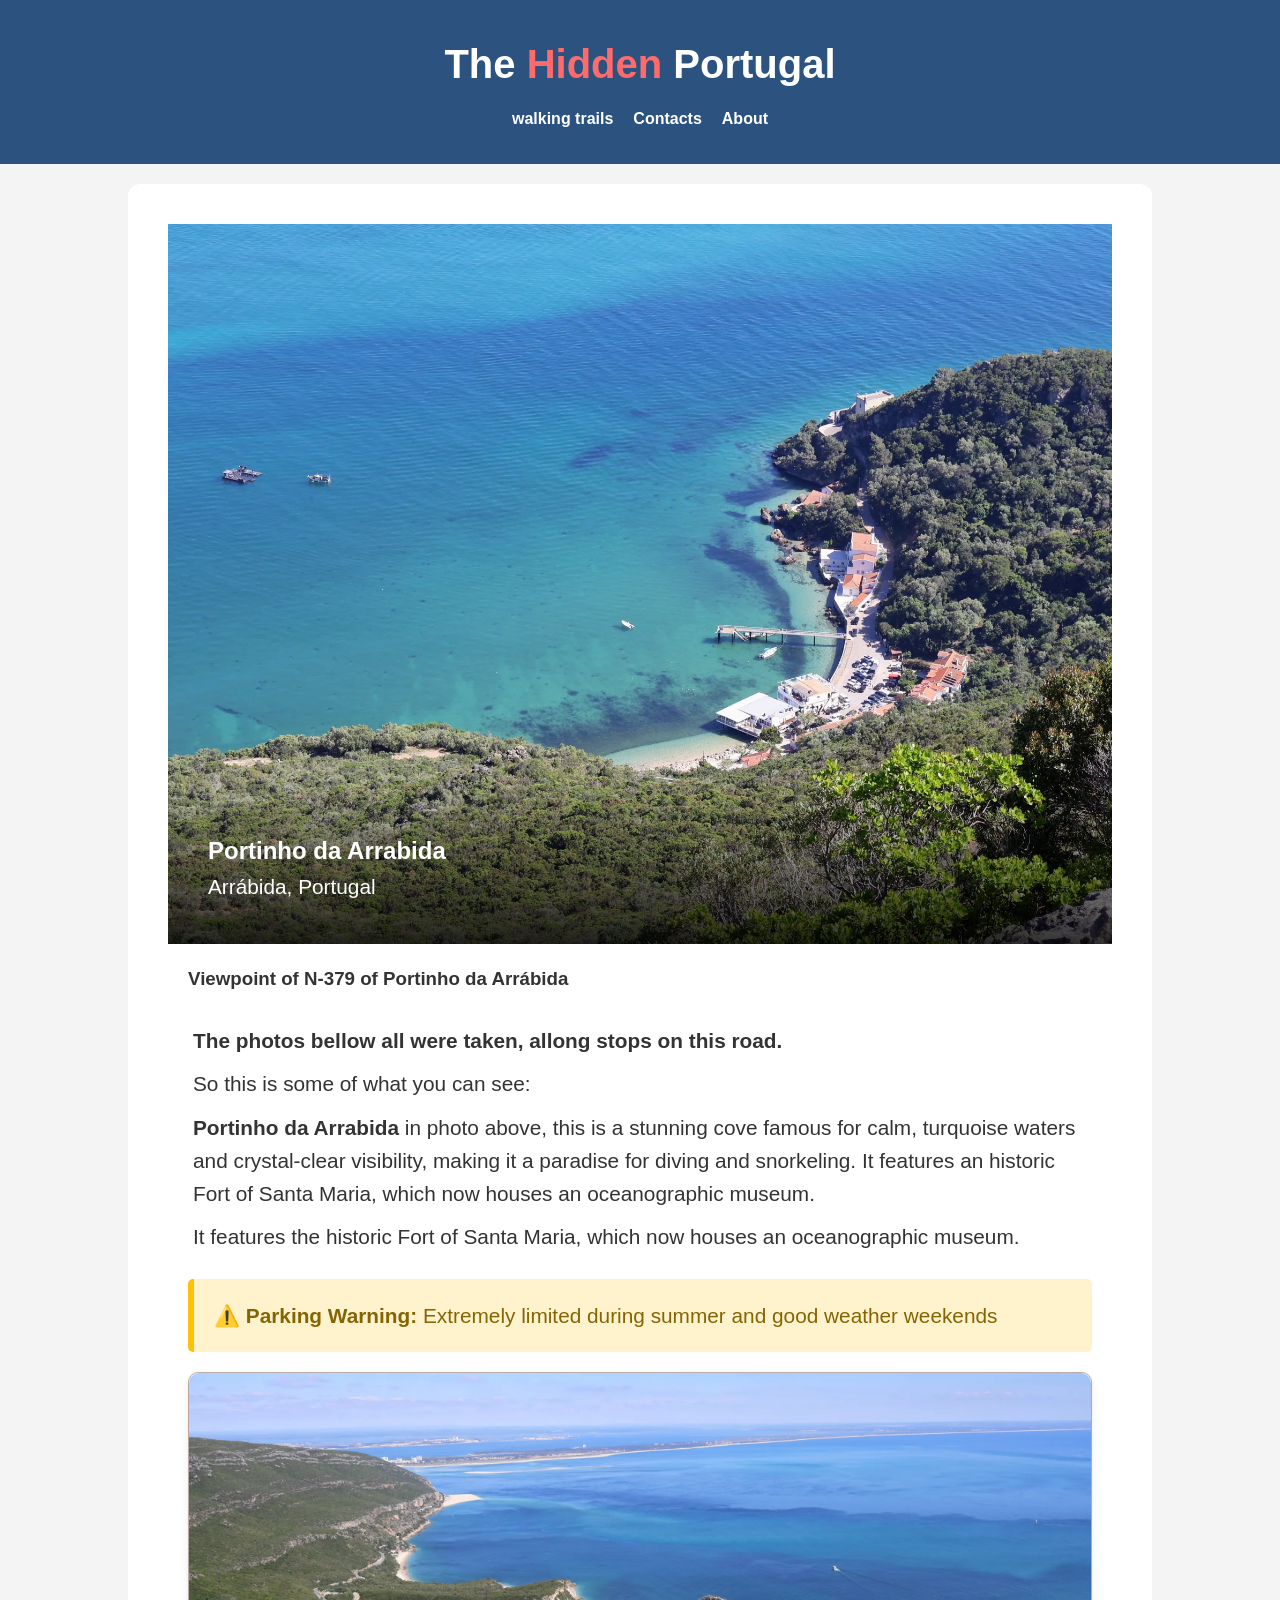
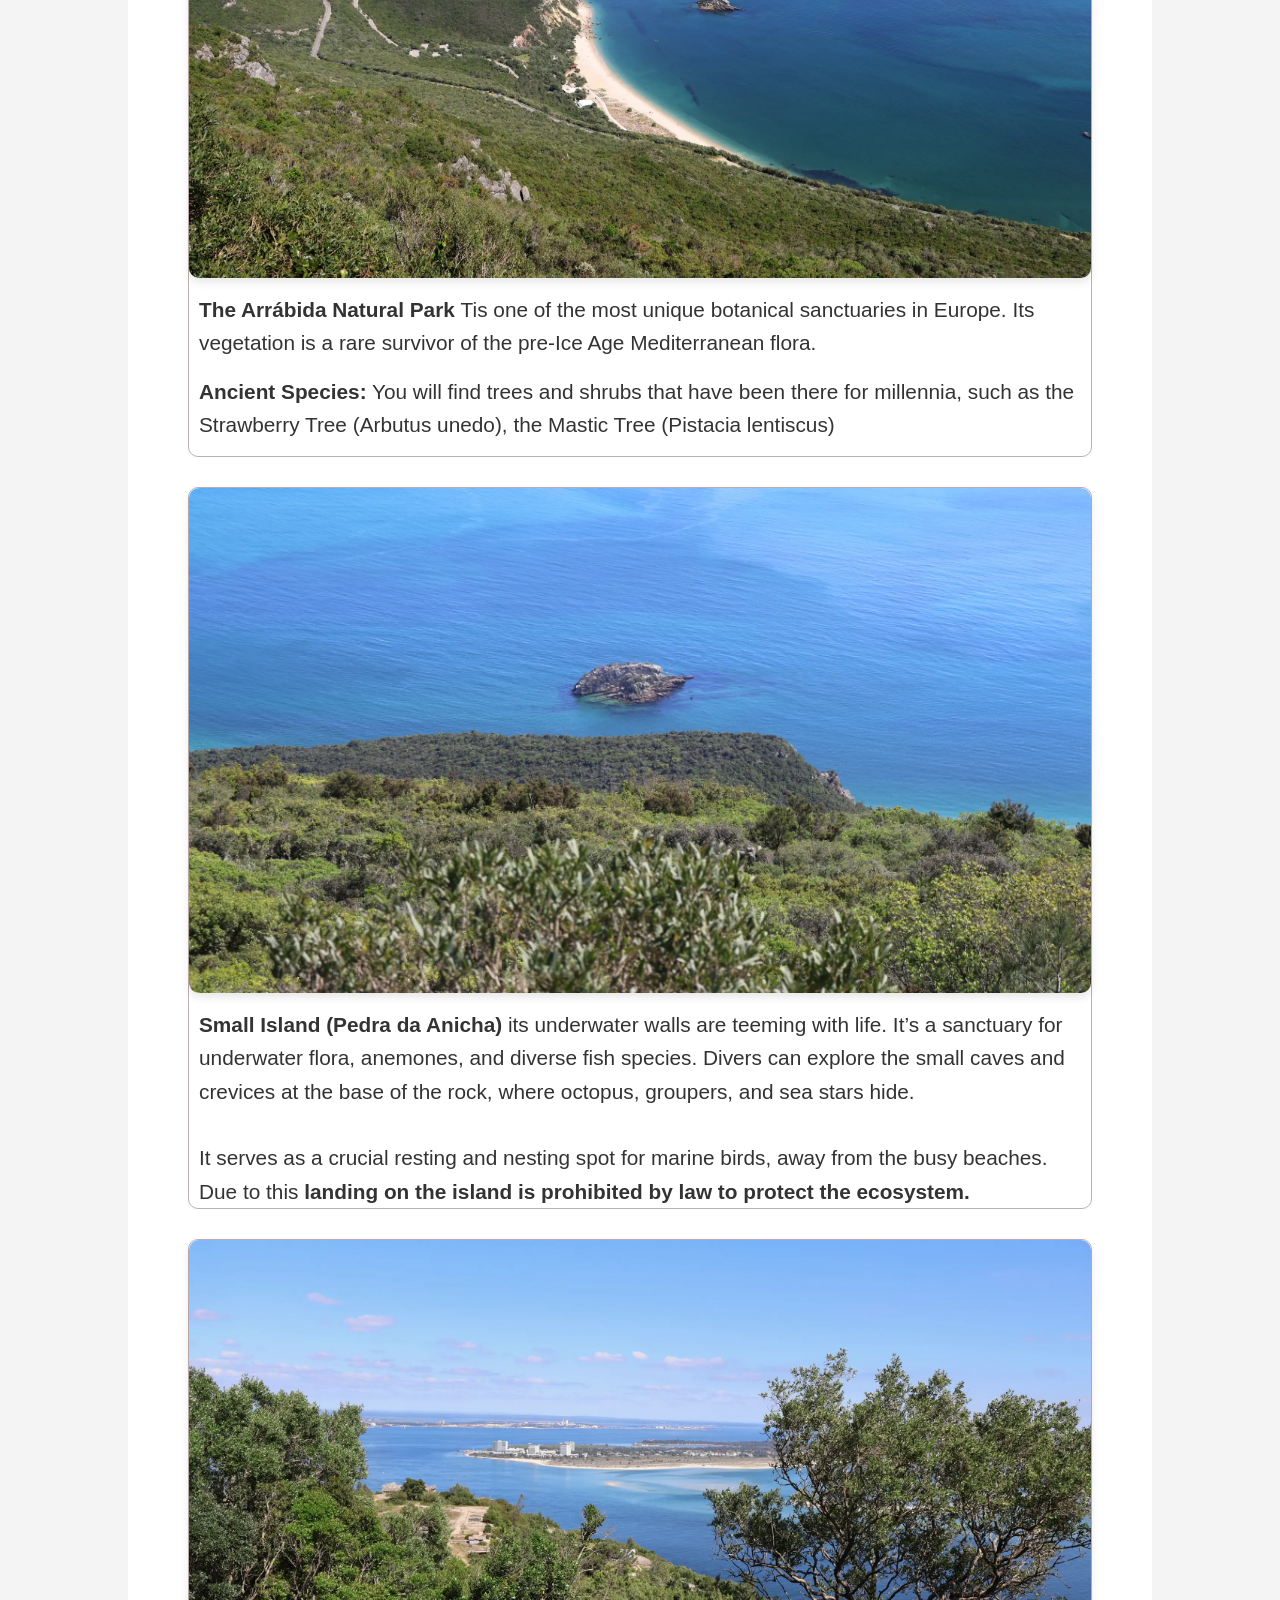
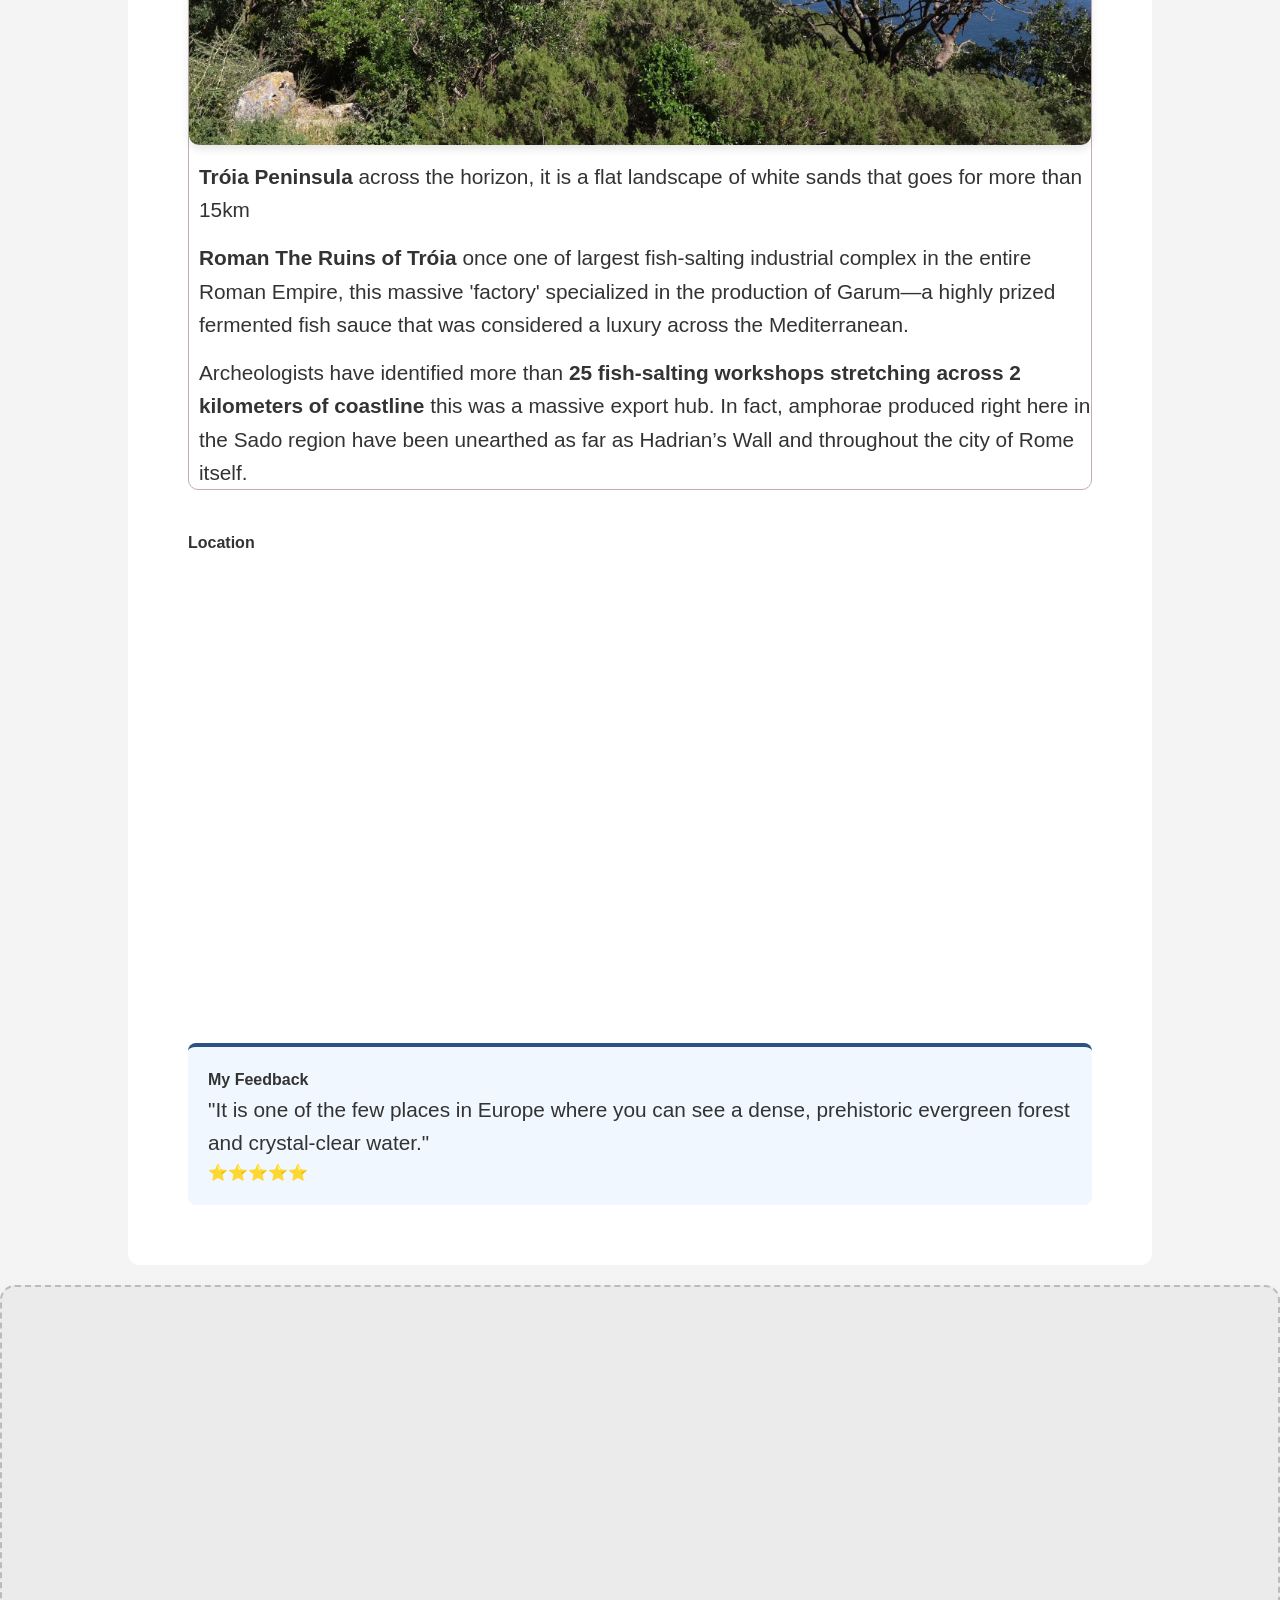
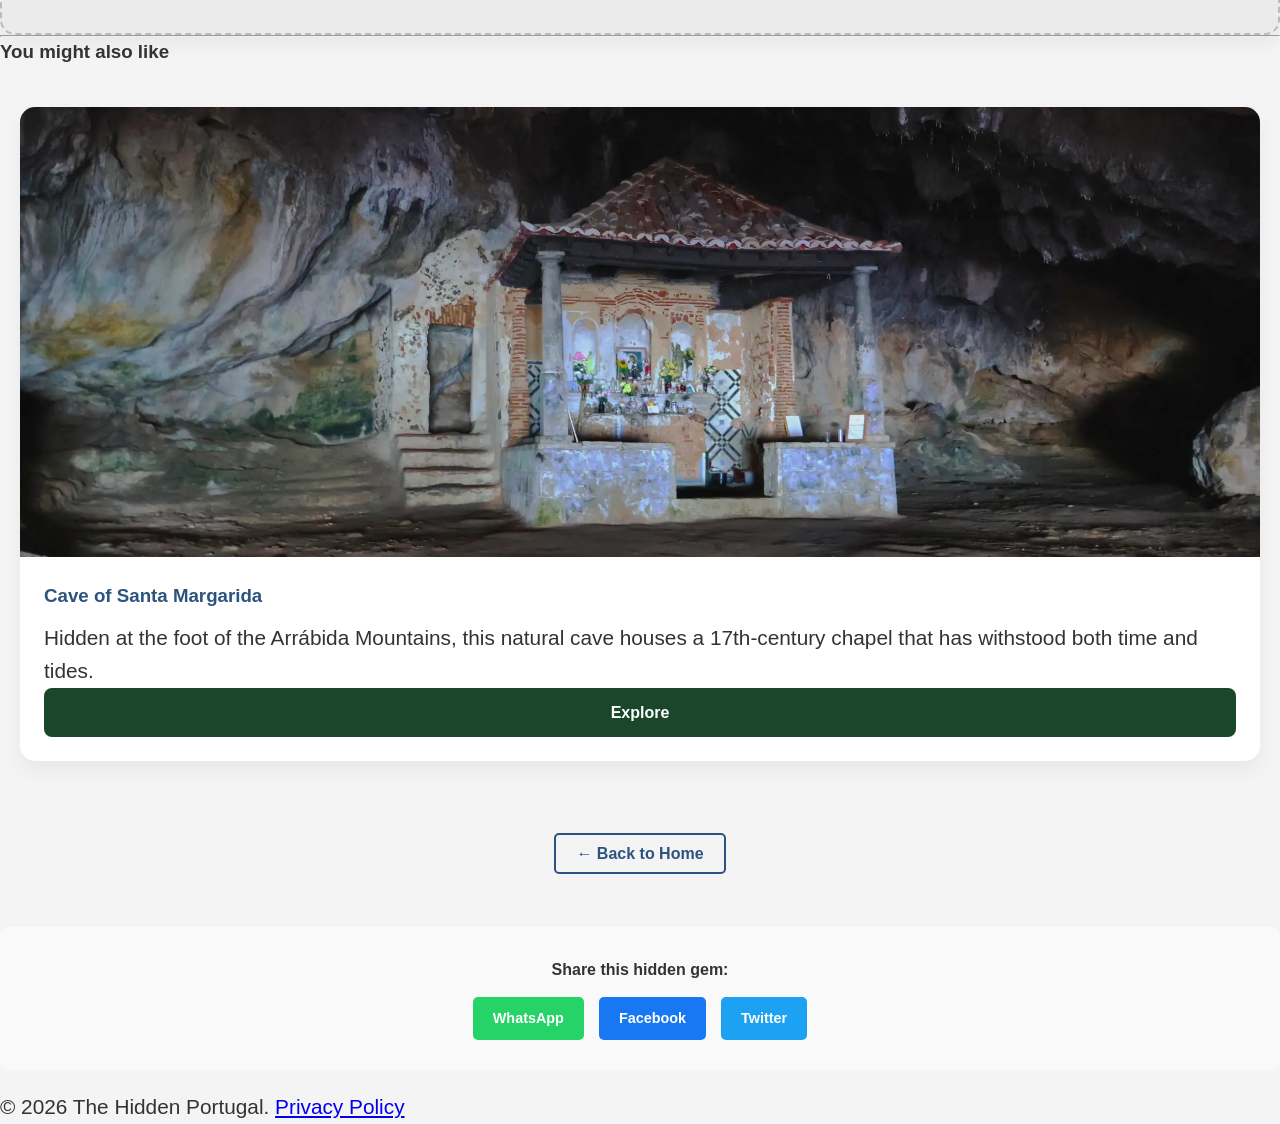
<file: Arrabida/mountainRoadArrabida/mountainRoadArrabida.html>
<!DOCTYPE html>
<html lang="en">
<head>
    <script async src="https://pagead2.googlesyndication.com/pagead/js/adsbygoogle.js?client=ca-pub-9096924320506926"
     crossorigin="anonymous">
    </script>
    <meta charset="UTF-8">
    <meta name="viewport" content="width=device-width, initial-scale=1.0">
    <title>Palmela | The Hidden Portugal</title>
    <link rel="stylesheet" href="/css/style.css">
    <link rel="stylesheet" href="/css/post.css">


        <!-- google adsence-->

        <script type="application/ld+json">
                {
                "@context": "https://schema.org",
                "@type": "WebSite",
                "name": "The Hidden Portugal",
                "url": "https://thehiddenportugal.com/",
                "image": "https://thehiddenportugal.com/Arrabida/mountainRoadArrabida/portinho-da-arrabida.webp"
                }
        </script>

        


    <script async src="https://pagead2.googlesyndication.com/pagead/js/adsbygoogle.js?client=ca-pub-9096924320506926"
     crossorigin="anonymous">
    </script>

    <!-- google analitics-->


        <!-- Google tag (gtag.js) -->
    <script async src="https://www.googletagmanager.com/gtag/js?id=G-CX8MZFGC8V"></script>
    <script>
    window.dataLayer = window.dataLayer || [];
    function gtag(){dataLayer.push(arguments);}
    gtag('js', new Date());

    gtag('config', 'G-CX8MZFGC8V');
    </script>
</head>
<body>

    <header class="main-header">
        <a href="/index.html" style="text-decoration: none; color: white;">
            <h1>The <span style="color: #ff6b6b;">Hidden</span> Portugal</h1>
        </a>
        <nav>
            <ul>
                <li><a href="/Arrabida/walkingtrails/walkingtrails.html">walking trails</a></li>
                <li><a href="/contacts/contacts.html">Contacts</a></li>
                <li><a href="/about.html">About</a></li>
            </ul>
        </nav>



<!-- --------------------------------------------------------------------------------->





    </header>




    <article class="post-container">
        <div class="post-hero">
            <img src="/Arrabida/mountainRoadArrabida/portinho-da-arrabida.webp" alt="Portinho da Arrábida">
            <div class="hero-text">
                <h2>Portinho da Arrabida</h2>
                <p>Arrábida, Portugal</p>
            </div>
        </div>

        <div class="post-content">
            <section class="main-column">
                <div class="description">
                    <h3>Viewpoint of N-379 of Portinho da Arrábida</h3>
                    <br>
                    <p>
                        <strong>The photos bellow all were taken, allong stops on this road.</strong>
                        

                    
                    </p>

                    <p>
                        
                        So this is some of what you can see:
                        

                    
                    </p>
                    <p> 
                        <strong>Portinho da Arrabida</strong> in photo above, this is a stunning cove
                         famous for calm, turquoise waters and crystal-clear visibility,
                         making it a paradise for diving and snorkeling. 
                        It features an historic Fort of Santa Maria, which now houses an oceanographic museum.
          
                    </p>
          
                    <p> 
  
                        It features the historic Fort of Santa Maria, which now houses an oceanographic museum.
          
                    </p>
          
          
                </div>

                <div class="warning-box">
                    <p><strong>⚠️ Parking Warning:</strong> Extremely limited during summer and good weather weekends</p>
                </div>
                
                <div class="galeria-vertical">
                    <figure>
                        <img src="/Arrabida//mountainRoadArrabida/viewpoint-Anicha.webp" alt="Viewpoint portinho da arrabida">
                        
                       <p>

                            <strong>The Arrábida Natural Park </strong>Tis one of the most unique botanical sanctuaries in Europe.
                             Its vegetation is a rare survivor of the pre-Ice Age Mediterranean flora.


                       </p>
                                              <p>

                            <strong> Ancient Species:</strong> You will find trees and shrubs that have been there for millennia, 
                             such as the Strawberry Tree (Arbutus unedo), the Mastic Tree (Pistacia lentiscus)


                       </p>


                       <p></p>


                           
      

                            

                    </figure>

                    <figure>
                        <img src="/Arrabida/mountainRoadArrabida/pedra-da-Anicha.webp" alt="Viewpoint Anicha">
                        
                        <p>

                            <strong>Small Island (Pedra da Anicha) </strong>its underwater walls are teeming with life. It’s a sanctuary for underwater flora, anemones, and diverse fish species.
                            Divers can explore the small caves and crevices at the base of the rock, where octopus, groupers, and sea stars hide.
                            <br> <br>
                            It serves as a crucial resting and nesting spot for marine birds, away from the busy beaches.
                            Due to this  <strong> landing on the island is prohibited by law to protect the ecosystem.</strong>
                       
                       
                        </p>

                           
      

                            

                    </figure>



                    <figure>
                        <img src="/Arrabida/mountainRoadArrabida/troia-view.webp" alt="Viewpoint Anicha">
                        
                       <p>

                           <strong> Tróia Peninsula</strong> across the horizon, it is a flat landscape of white sands that goes for more than 15km


                       </p>

                        <p>

                           <strong> Roman The Ruins of Tróia</strong> once one of largest fish-salting industrial complex in the entire Roman Empire, this massive 'factory' specialized in the production of Garum—a highly prized fermented fish sauce that was considered a luxury across the Mediterranean.


                       </p>

                       <p>

                            Archeologists have identified more than <strong>  25 fish-salting workshops stretching
                             across 2 kilometers of coastline </strong> this was a massive export hub.
                             In fact, amphorae produced right here in the Sado region have been unearthed as 
                             far as Hadrian’s Wall and throughout the city of Rome itself. 
                             
                        
                        </p>
      

                            

                    </figure>




                </div>

                <div class="map-container">
                    <h4>Location</h4>
                   <iframe src="https://www.google.com/maps/embed?pb=!1m14!1m12!1m3!1d336.18985508127093!2d-8.985546488695253!3d38.478608925873864!2m3!1f0!2f0!3f0!3m2!1i1024!2i768!4f13.1!5e1!3m2!1spt-PT!2spt!4v1776530852984!5m2!1spt-PT!2spt" width="600" height="450" style="border:0;" allowfullscreen="" loading="lazy" referrerpolicy="no-referrer-when-downgrade"></iframe>
            </section>

            <aside class="post-sidebar">
                <div class="sticky-wrapper">
                    <div class="author-feedback">
                        <h4>My Feedback</h4>
                        <p>"It is one of the few places in Europe where you can see a dense, prehistoric evergreen forest and crystal-clear water."</p>
                        <div class="rating">⭐⭐⭐⭐⭐</div>
                    </div>
                </div>
            </aside>
        </div>
    </article>


    
        <div class="card ad-card">
            <script async src="https://pagead2.googlesyndication.com/pagead/js/adsbygoogle.js?client=ca-pub-9096924320506926"
                crossorigin="anonymous">
            </script>
                    <!-- card ad-card -->
            <ins class="adsbygoogle"
                style="display:block"
                data-ad-client="ca-pub-9096924320506926"
                data-ad-slot="2020003762"
                data-ad-format="auto"
                data-full-width-responsive="true">
            </ins>
            <script>
                (adsbygoogle = window.adsbygoogle || []).push({});
            </script>
        </div>








    <section class="more-suggestions">
            <hr>
            <h3>You might also like</h3>

            
            <div class="grid-destinos">



        <div class="card">
            <div class="card-image">
                <img src="/Arrabida/lapaSantaMargarida/lapa-santa-margarida-arrabida.webp" alt="Lapa de Santa Margarida">
            </div>
            <div class="card-content">
                <h3>Cave of Santa Margarida</h3>
                <p>Hidden at the foot of the Arrábida Mountains, this natural cave houses a 17th-century chapel that has withstood both time and tides.</p>
                <a href="/Arrabida/lapaSantaMargarida/santaMargaridaCave.html" class="btn">Explore</a>
            </div>
        </div>


            </div>



            
            <div class="back-link">
                <a href="/index.html" class="btn-back">← Back to Home</a>
            </div>




    </section>


    <section class="share-section">
    <h4>Share this hidden gem:</h4>
    <div class="share-buttons">
        <a href="https://api.whatsapp.com/send?text=Check out this amazing cave in Arrábida! https://thehiddenportugal.com/santaMargaridaCave.html" 
           class="share-btn whatsapp" target="_blank">
           <span>WhatsApp</span>
        </a>

        <a href="https://www.facebook.com/sharer/sharer.php?u=https://thehiddenportugal.com/santaMargaridaCave.html" 
           class="share-btn facebook" target="_blank">
           <span>Facebook</span>
        </a>

        <a href="https://twitter.com/intent/tweet?url=https://thehiddenportugal.com/santaMargaridaCave.html&text=Exploring the Hidden Portugal!" 
           class="share-btn twitter" target="_blank">
           <span>Twitter</span>
        </a>
    </div>
    </section>

















<footer>
    <p>&copy; 2026 The Hidden Portugal. <a href="/privacy-policy.html">Privacy Policy</a></p>
</footer>

</body>
</html>
</file>
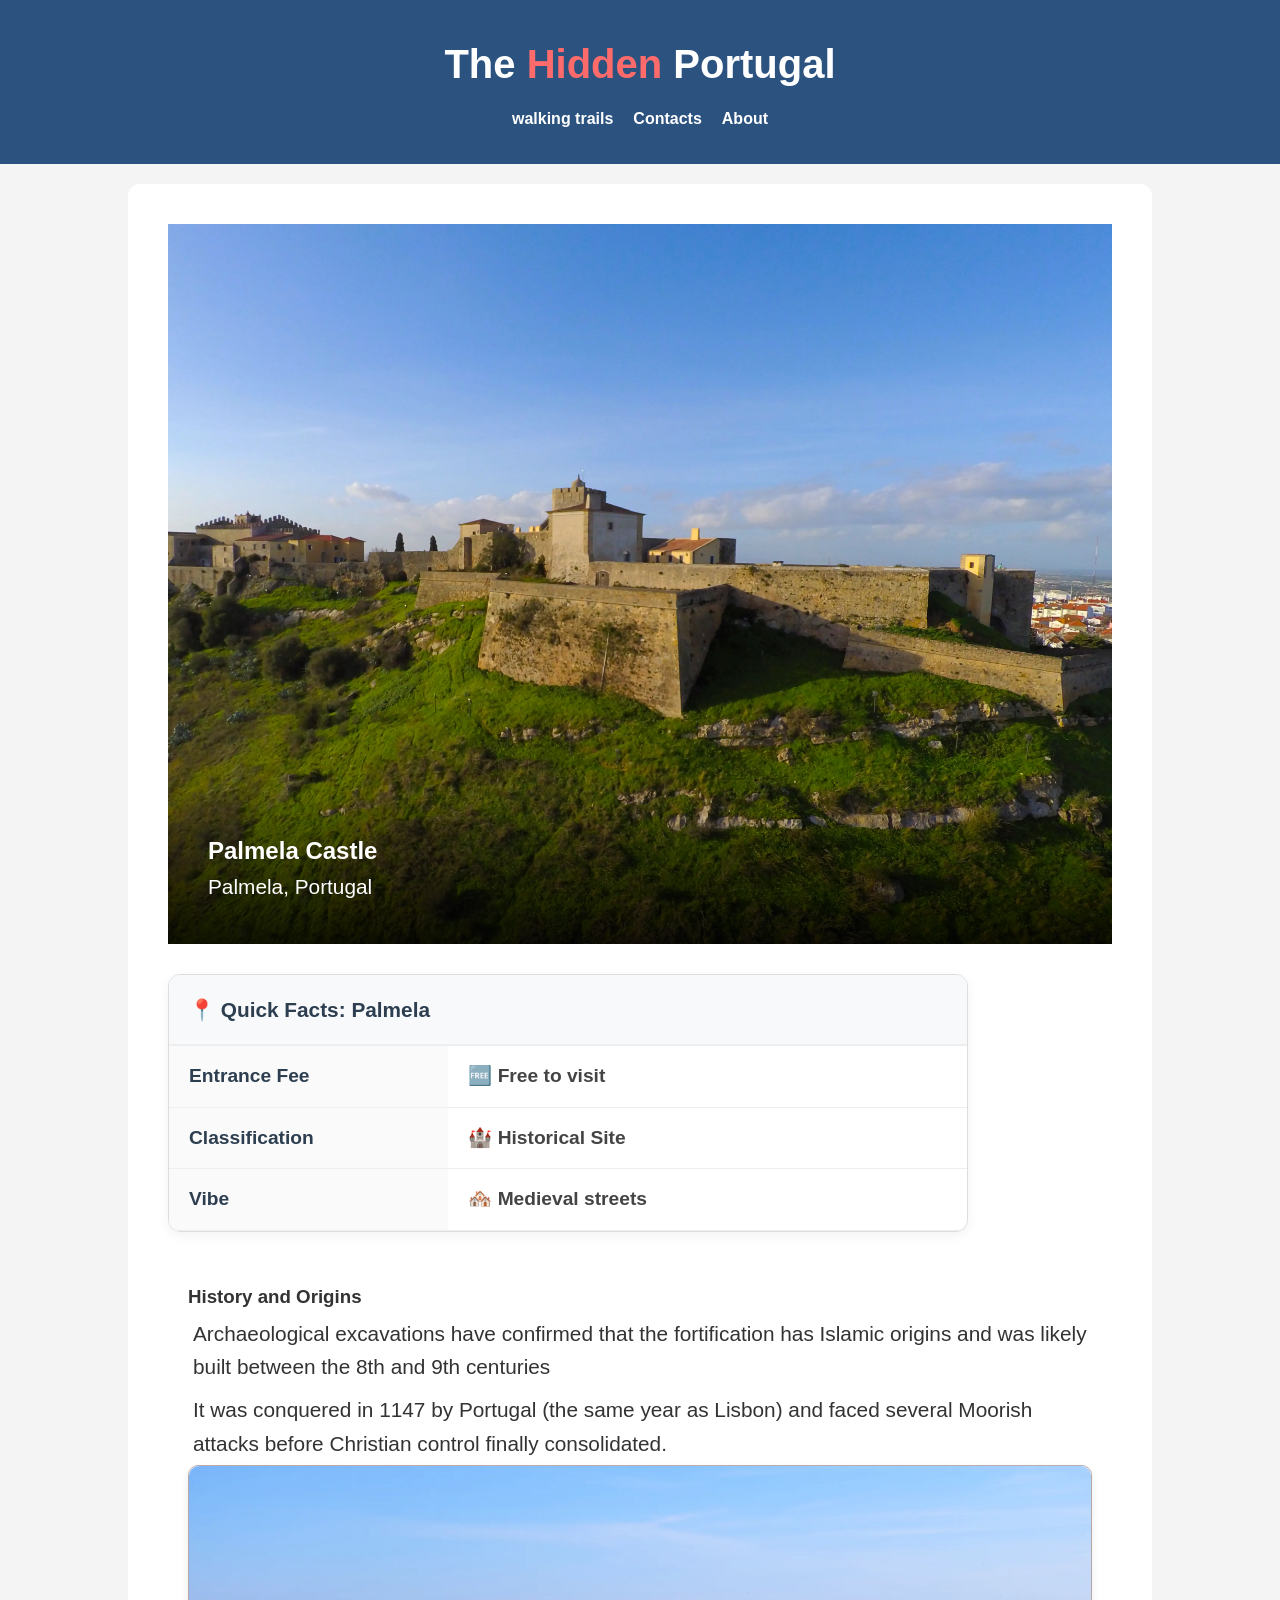
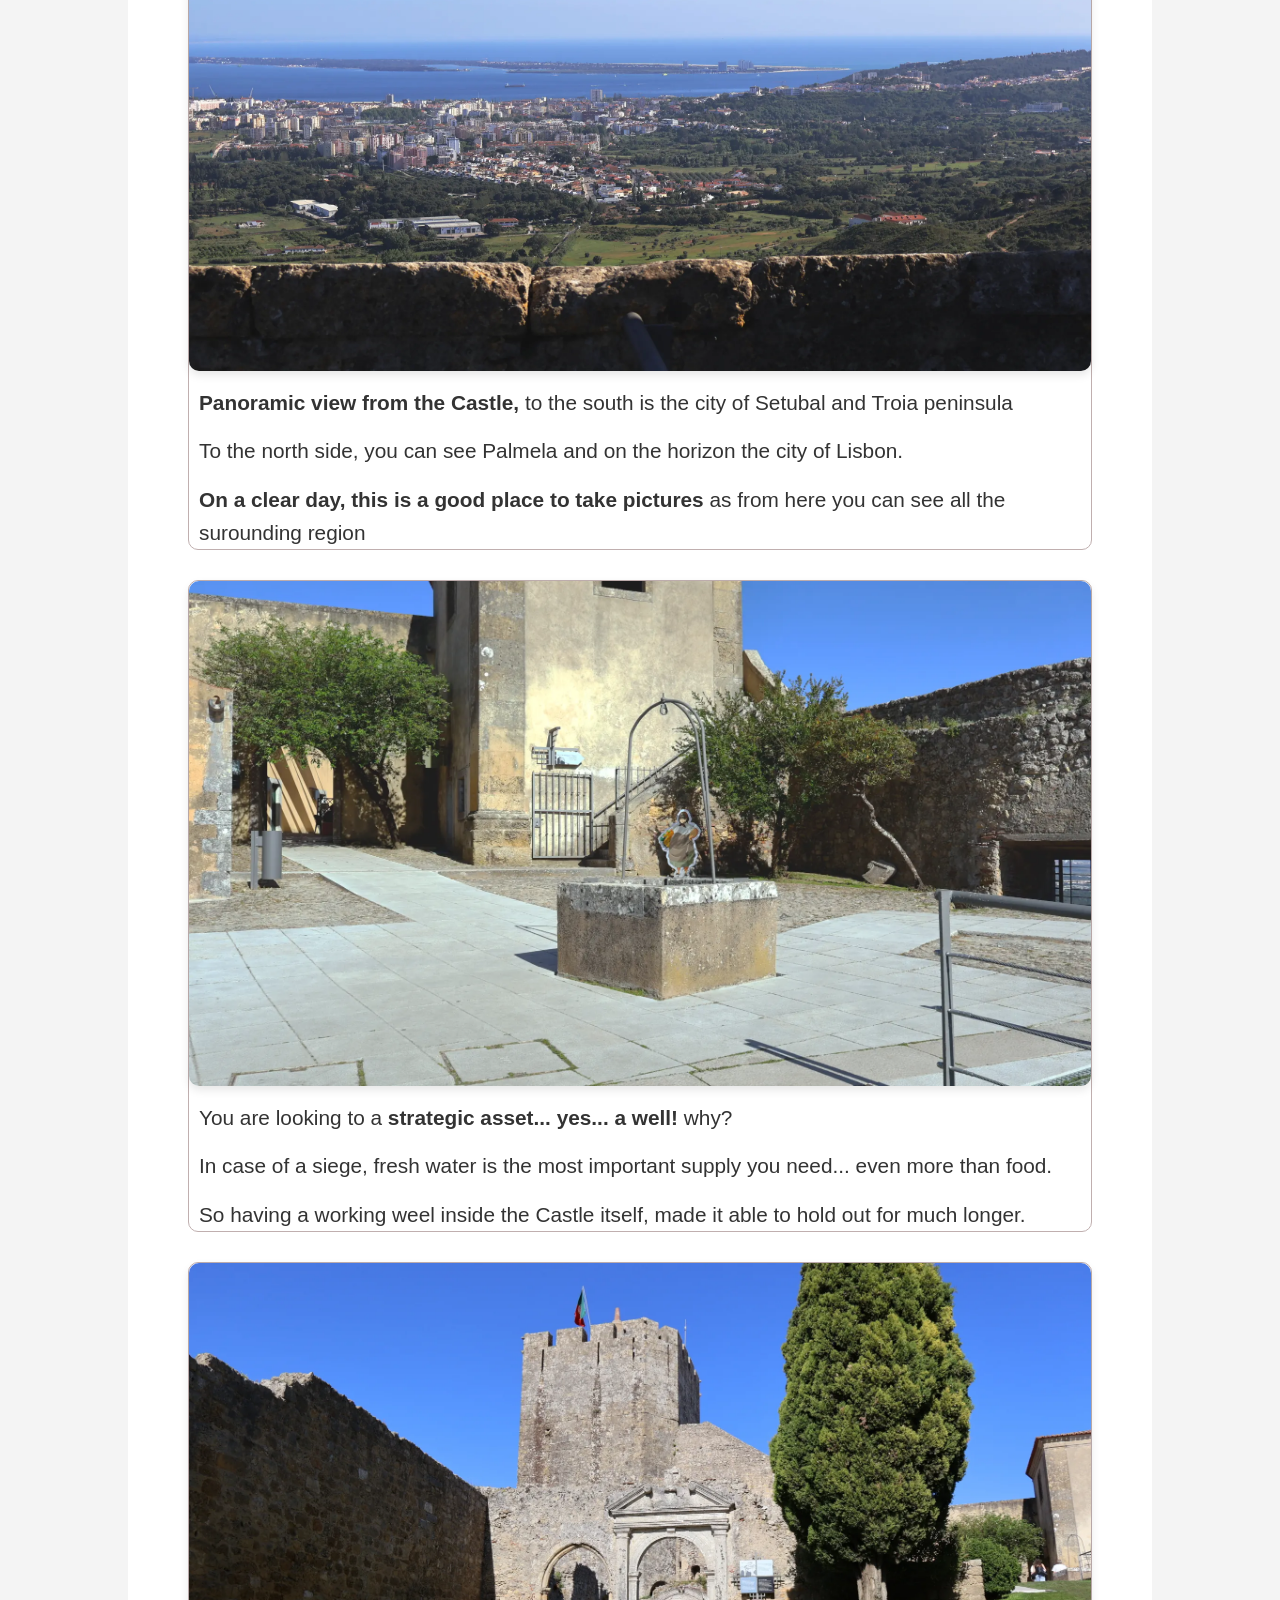
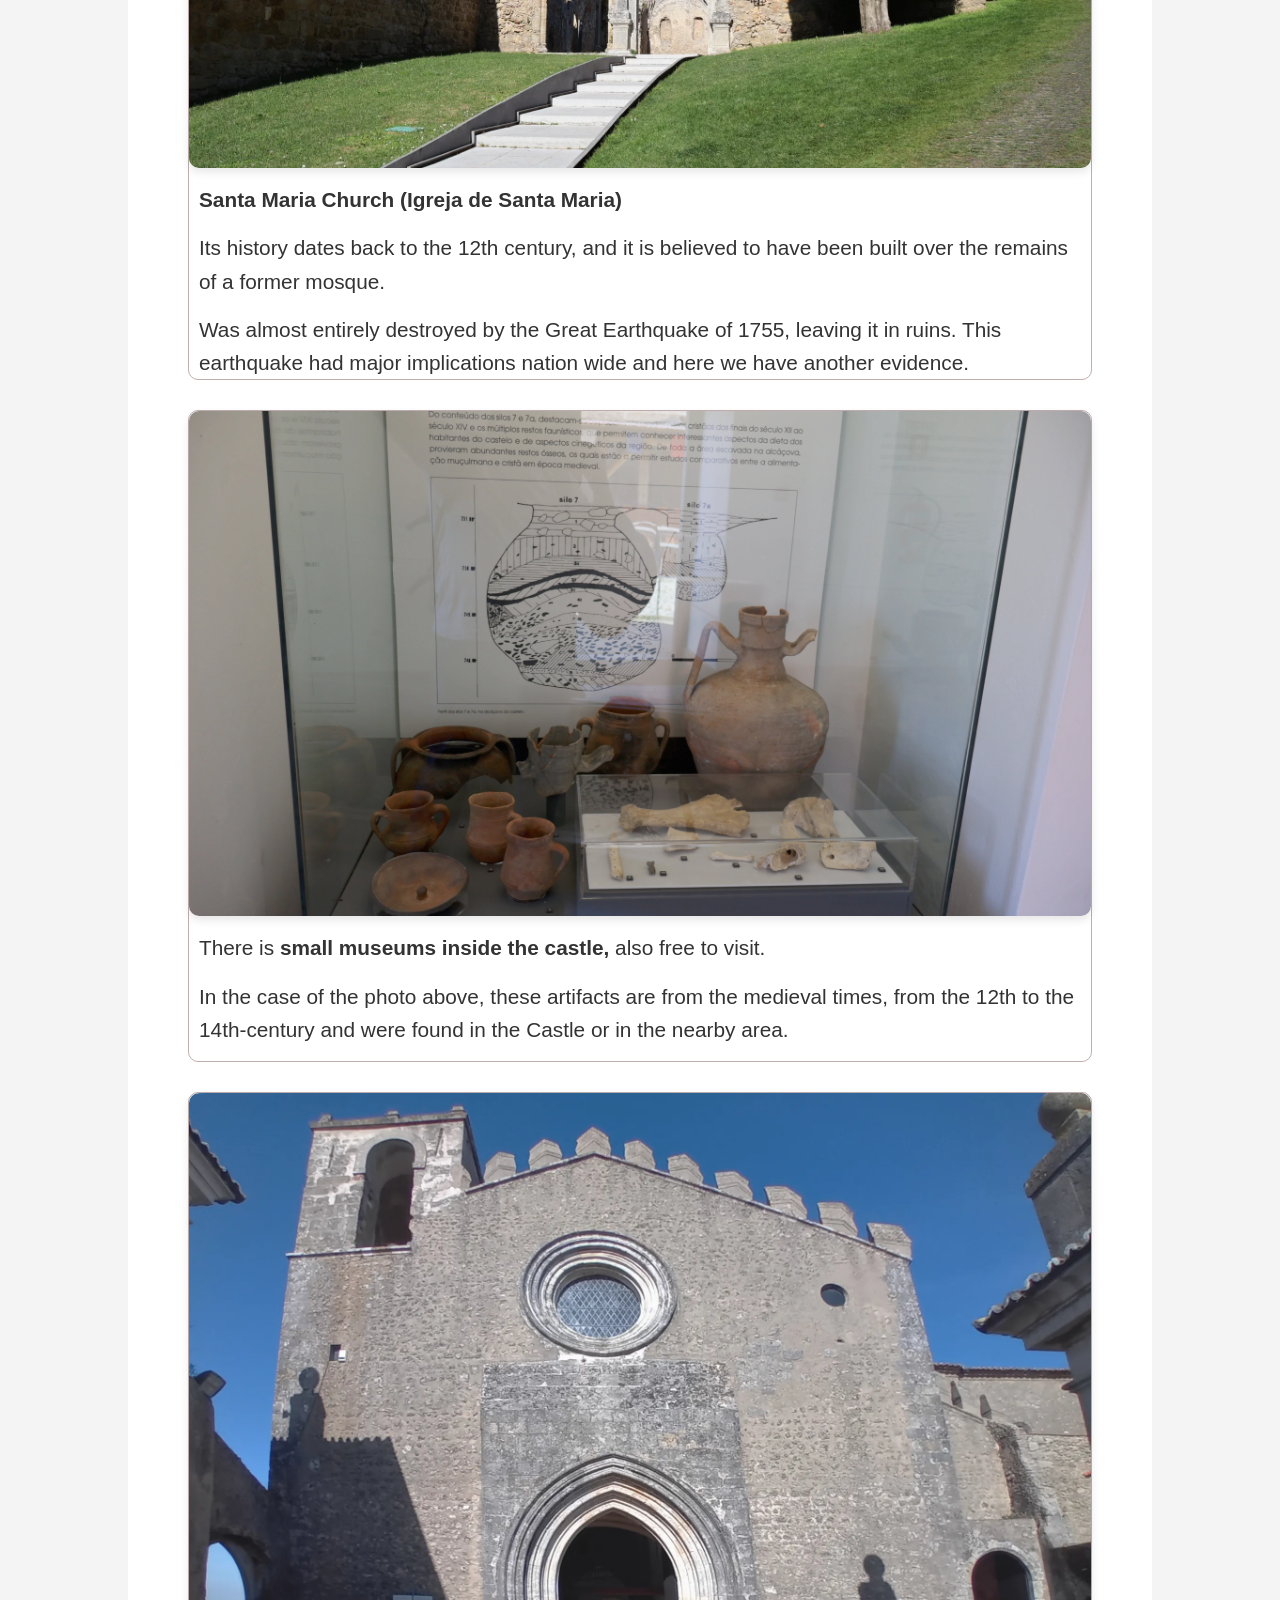
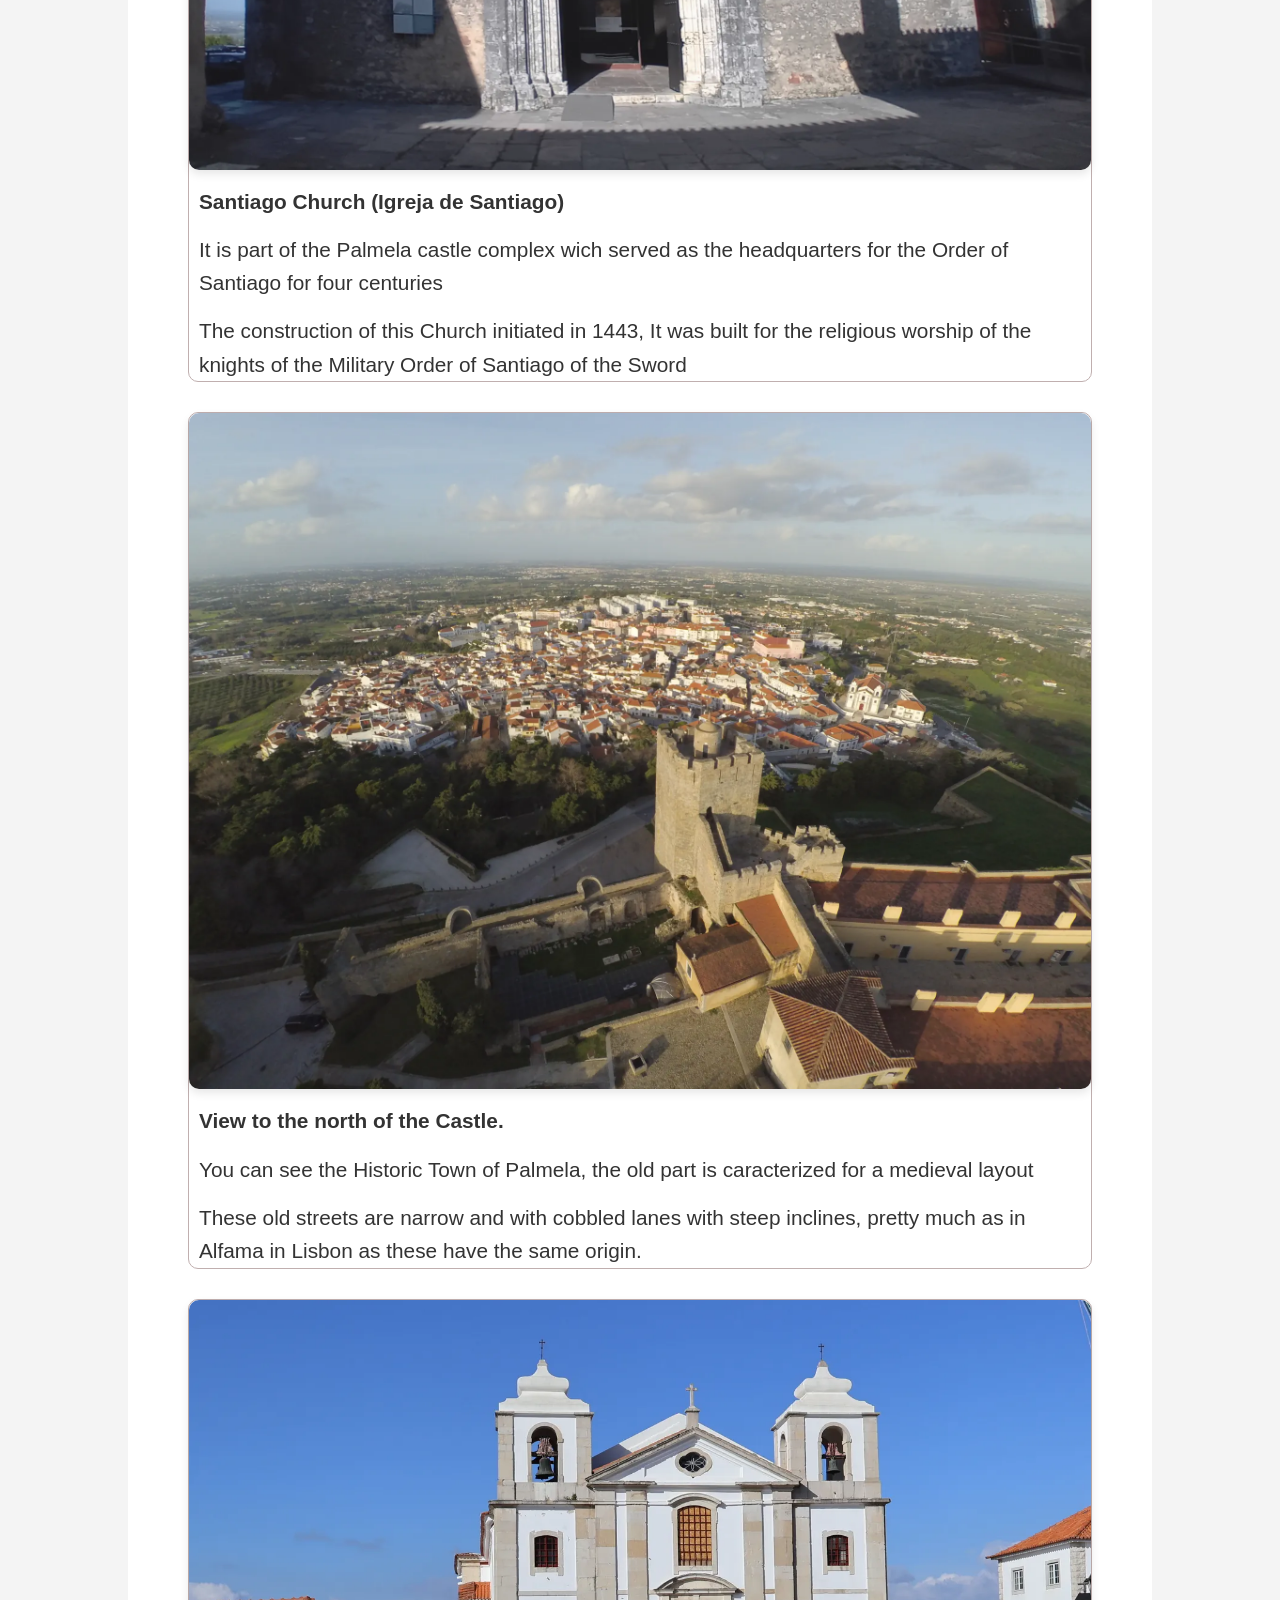
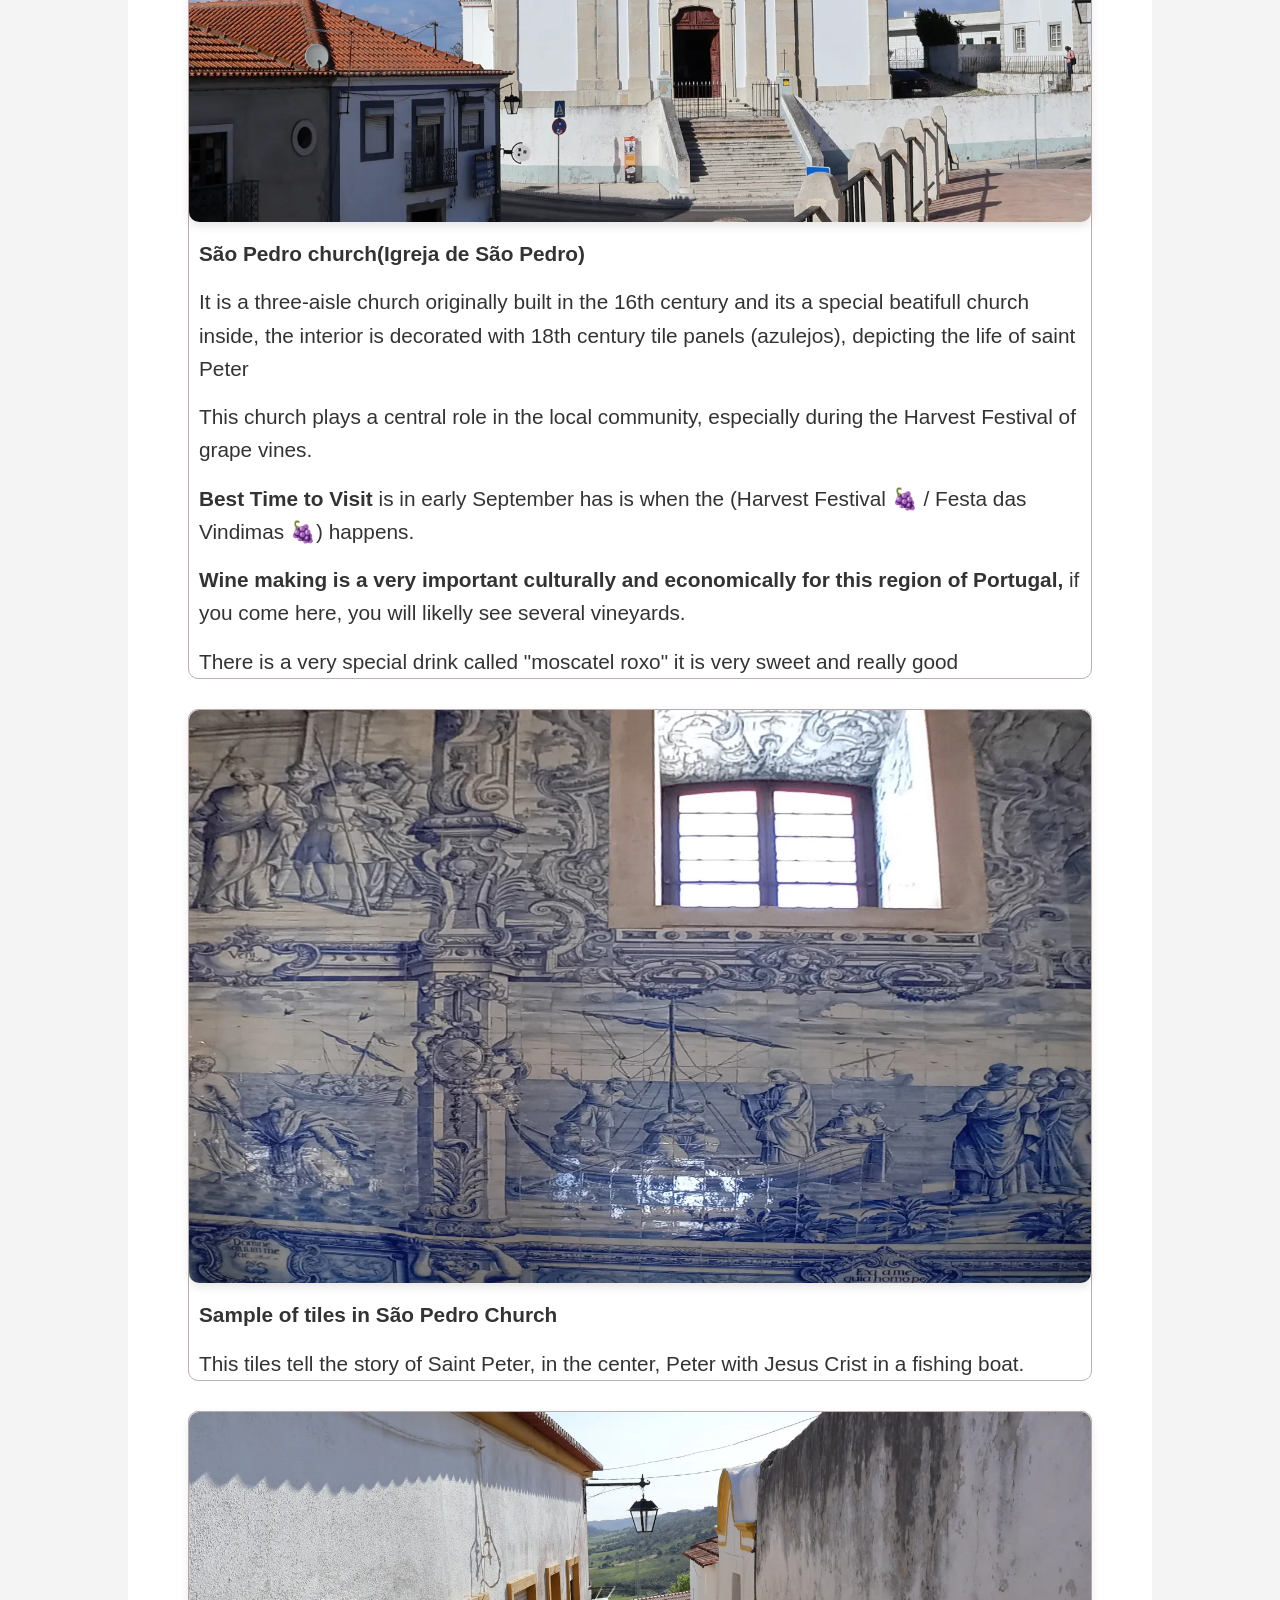
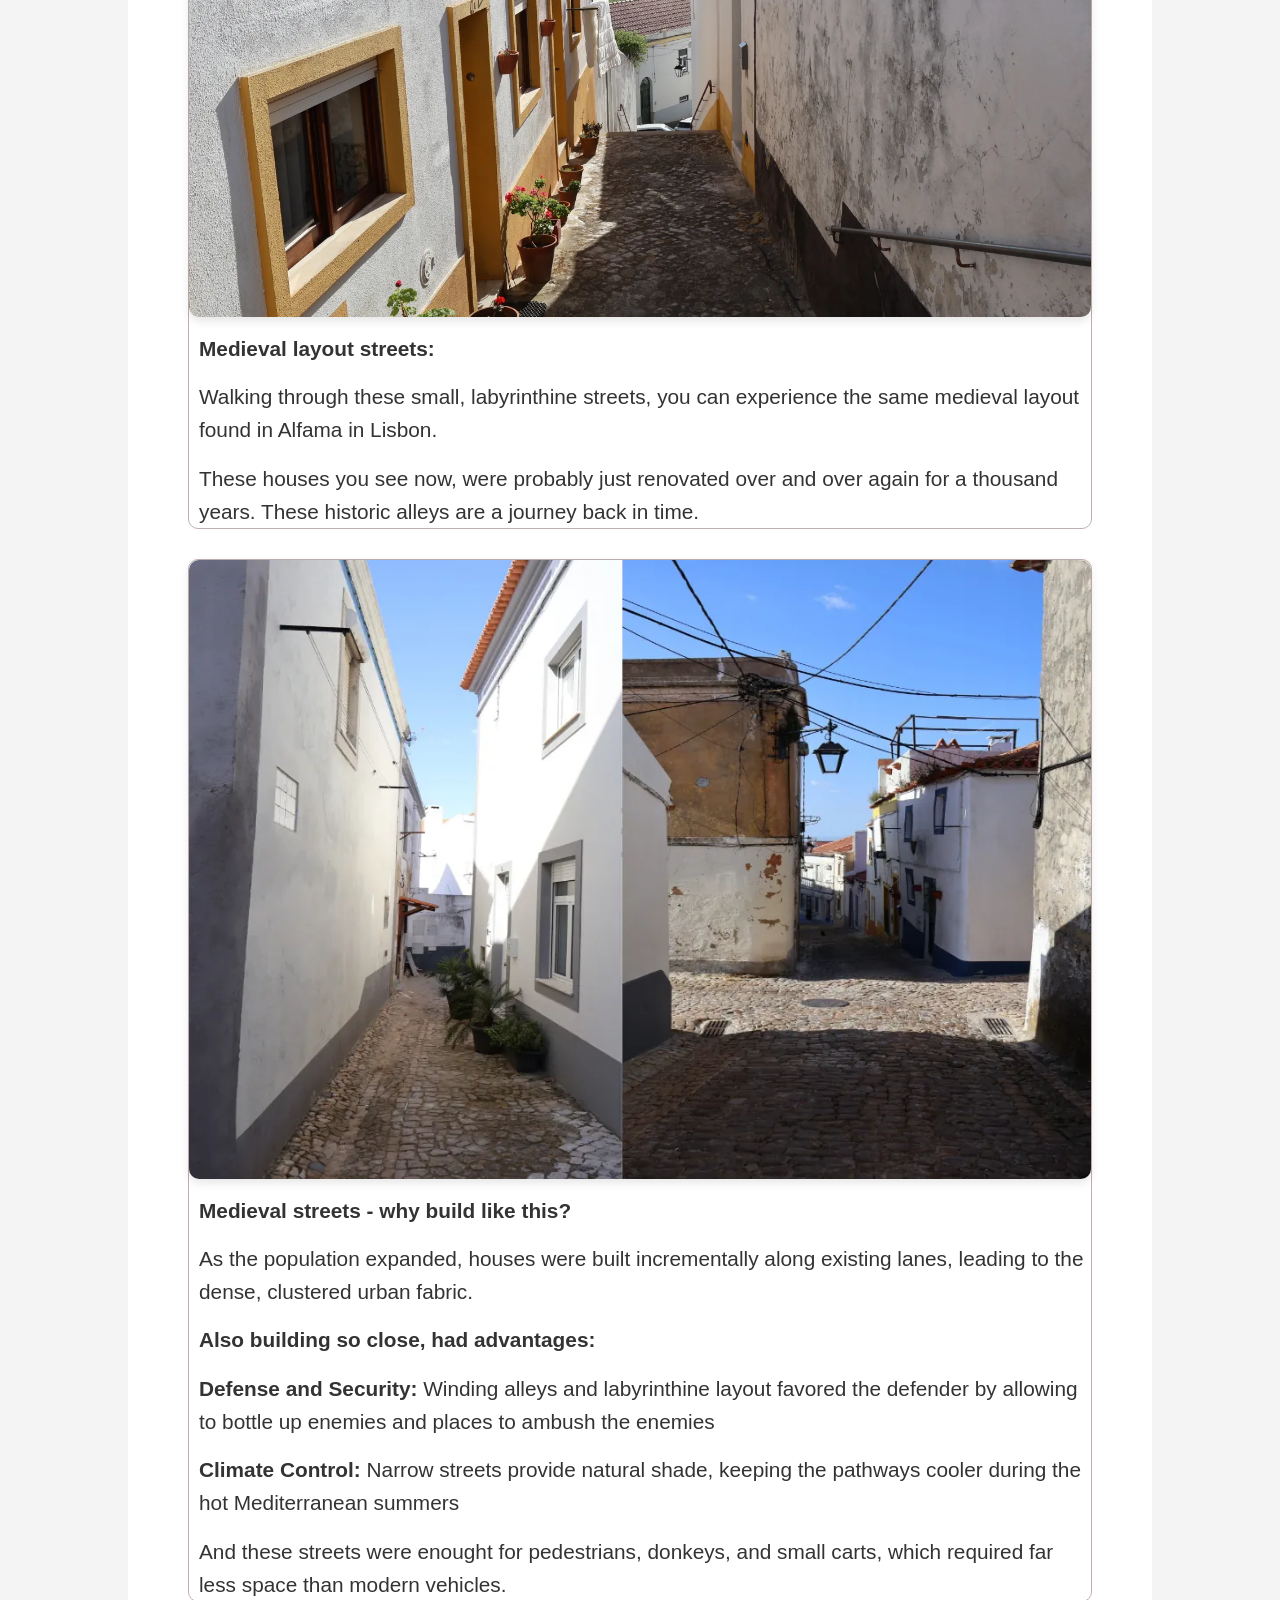
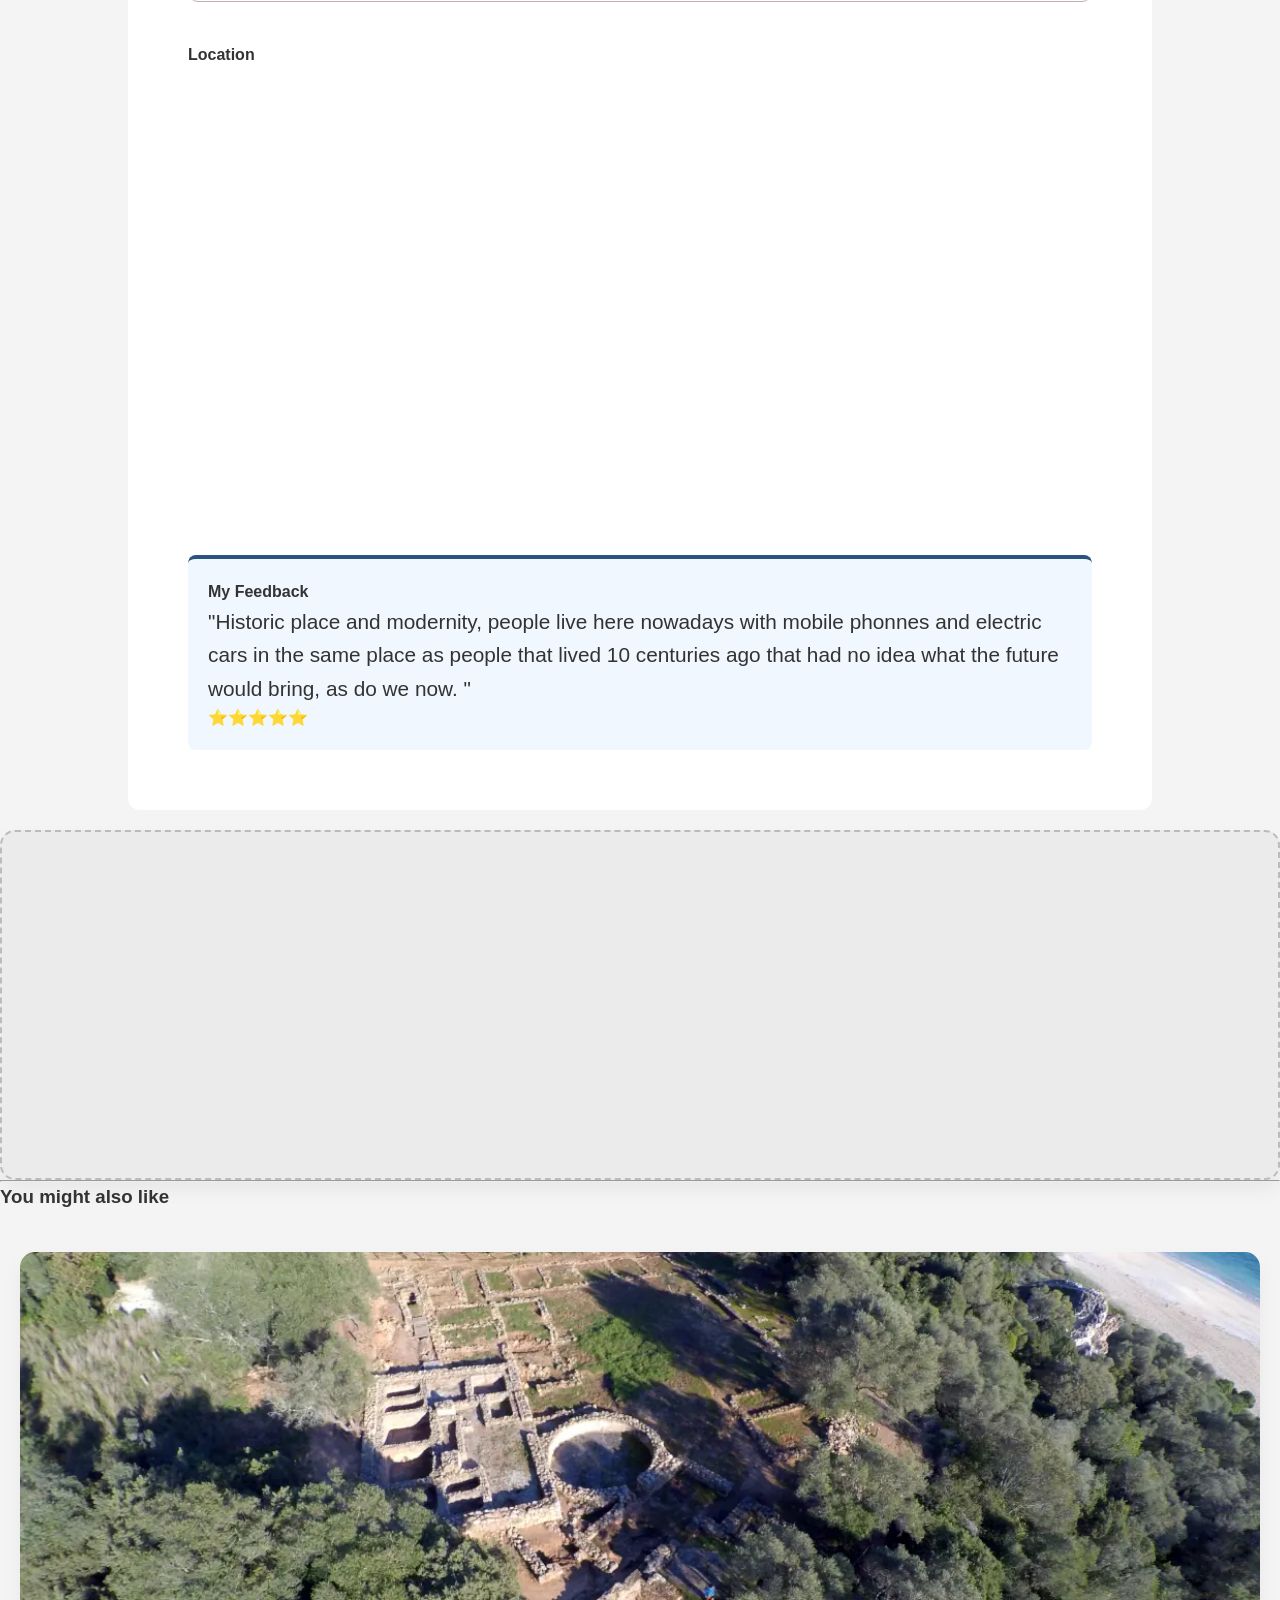
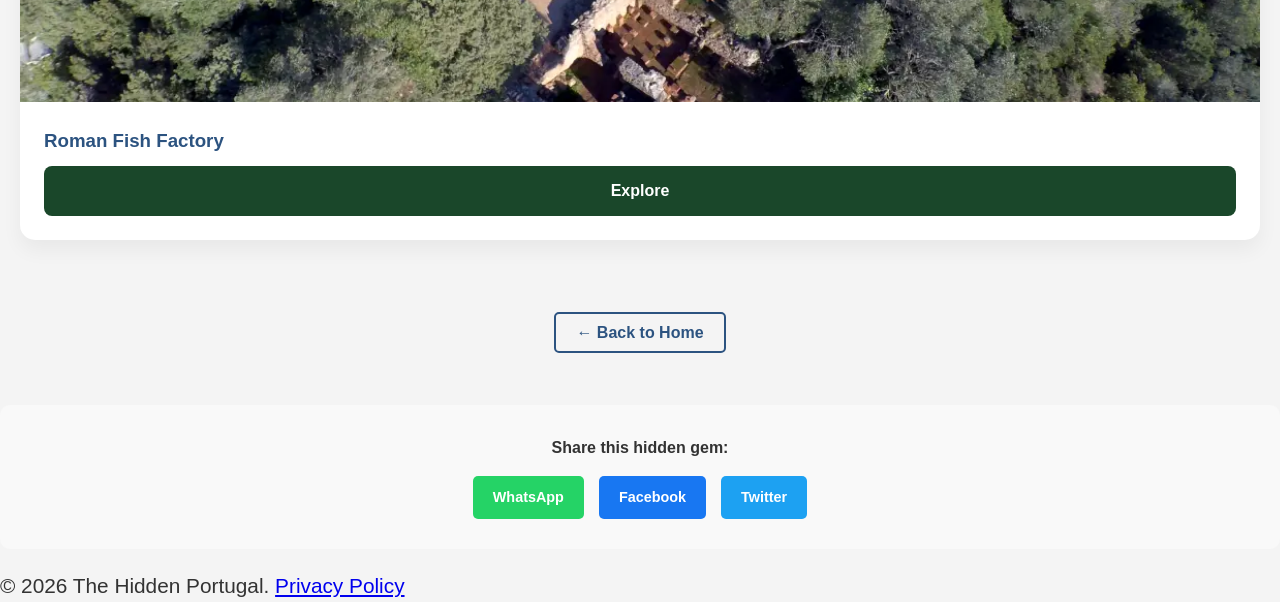
<file: Arrabida/Palmela Castle/palmelaCastle.html>
<!DOCTYPE html>
<html lang="en">
<head>
    <script async src="https://pagead2.googlesyndication.com/pagead/js/adsbygoogle.js?client=ca-pub-9096924320506926"
     crossorigin="anonymous">
    </script>
    <meta charset="UTF-8">
    <meta name="viewport" content="width=device-width, initial-scale=1.0">
    <title>Palmela | The Hidden Portugal</title>
    <link rel="stylesheet" href="/css/style.css">
    <link rel="stylesheet" href="/css/post.css">


        <!-- google adsence-->

        <script type="application/ld+json">
                {
                "@context": "https://schema.org",
                "@type": "WebSite",
                "name": "The Hidden Portugal",
                "url": "https://thehiddenportugal.com/",
                "image": "https://thehiddenportugal.com/Arrabida/mountainRoadArrabida/portinho-da-arrabida.webp"
                }
        </script>

        


    <script async src="https://pagead2.googlesyndication.com/pagead/js/adsbygoogle.js?client=ca-pub-9096924320506926"
     crossorigin="anonymous">
    </script>

    <!-- google analitics-->


        <!-- Google tag (gtag.js) -->
    <script async src="https://www.googletagmanager.com/gtag/js?id=G-CX8MZFGC8V"></script>
    <script>
    window.dataLayer = window.dataLayer || [];
    function gtag(){dataLayer.push(arguments);}
    gtag('js', new Date());

    gtag('config', 'G-CX8MZFGC8V');
    </script>
</head>
<body>

    <header class="main-header">
        <a href="/index.html" style="text-decoration: none; color: white;">
            <h1>The <span style="color: #ff6b6b;">Hidden</span> Portugal</h1>
        </a>
        <nav>
            <ul>
                <li><a href="/Arrabida/walkingtrails/walkingtrails.html">walking trails</a></li>
                <li><a href="/contacts/contacts.html">Contacts</a></li>
                <li><a href="/about.html">About</a></li>
            </ul>
        </nav>



<!-- --------------------------------------------------------------------------------->





    </header>

    <article class="post-container">
        <div class="post-hero">
            <img src="/Arrabida/Palmela Castle/Palmela-Castle.webp" alt="Palmela Castle">
            <div class="hero-text">
                <h2>Palmela Castle</h2>
                <p>Palmela, Portugal</p>
            </div>
        </div>

                    <section class="info-table-section">
                        <table class="quick-facts-table">
                            <thead>
                                <tr>
                                    <th colspan="2">📍 Quick Facts: Palmela</th>
                                </tr>
                            </thead>
                            <tbody>
                                <tr>
                                    <td><strong>Entrance Fee</strong></td>
                                    <td>🆓 Free to visit</td>
                                </tr>
                                <tr>
                                    <td><strong>Classification</strong></td>
                                    <td>🏰 Historical Site</td>
                                </tr>
                                <tr>
                                    <td><strong>Vibe</strong></td>
                                    <td>🏘️ Medieval streets</td>
                                </tr>
                            </tbody>
                        </table>
                    </section>


        <div class="post-content">
            <section class="main-column">
                <div class="description">
                    <h3>History and Origins</h3>
                    <p>Archaeological excavations have confirmed that the fortification has Islamic origins and was likely built between the 8th and 9th centuries</p>
                    <p>It was conquered in 1147 by Portugal (the same year as Lisbon) and faced 
                        several Moorish attacks before Christian control finally consolidated.   </p>
                </div>






                
                <div class="galeria-vertical">

                    <figure>
                        <img src="/Arrabida/Palmela Castle/panoramic_view_Palmela_Castle.webp" alt="Steps to the cave">
                        <p><strong> Panoramic view from the Castle, </strong> to the south is the city of Setubal and Troia peninsula</p>
                        <p>To the north side, you can see Palmela and on the horizon the city of Lisbon.</p>
                         <p> <strong> On a clear day, this is a good place to take pictures </strong>                             as from here you can see all the surounding region </p>
                    </figure>

                    <figure>
                        <img src="/Arrabida/Palmela Castle/medieval well at Palmela Castle.webp" alt="Steps to the cave">
                        <p>You are looking to a <strong> strategic asset... yes... a well!</strong> why? </p>
                        <p>In case of a siege, fresh water is the most important supply you need... even more than food.</p>
                        <p> So having a working weel inside the Castle itself, made it able to hold out for much longer.</p>
                        

                    </figure>

                    <figure>
                        <img src="/Arrabida/Palmela Castle/destroid church Palmela.webp" alt="Destroied church Palmela">
                        <p> <strong> Santa Maria Church (Igreja de Santa Maria)</strong>  </p>
                        <p>Its history dates back to the 12th century, and it is believed to have been built 
                            over the remains of a former mosque.</p>
                        <p> Was almost entirely destroyed by the Great Earthquake of 1755, leaving it in ruins. 
                            This earthquake had major implications nation wide and here we have another 
                            evidence. </p>
                        

                    </figure>

                    <figure>
                        <img src="/Arrabida/Palmela Castle/museum-in-palmela-castle.webp" alt="Steps to the cave">
                        <p>There is <strong> small museums inside the castle, </strong> also free to visit.</p>
                        <p>In the case of the photo above, these artifacts are from the medieval times, 
                            from the 12th to the 14th-century and were found in the Castle or in the nearby area.</p>
                        <p></p>
                    </figure>

                    <figure>
                        <img src="/Arrabida/Palmela Castle/Church of Santiago Palmela.webp" alt="Church of Santiago Palmela ">
                        <p><strong> Santiago Church  (Igreja de Santiago) </strong></p>
                        <p> It is part of the Palmela castle complex wich served as the headquarters for the Order of Santiago for four centuries </p>
                        <p> The construction of this Church initiated in 1443, It was built for the religious worship of the knights of the Military Order of Santiago of the Sword </p>
                    </figure>

                    <figure>
                        <img src="/Arrabida/Palmela Castle/historic-zone-palmela-castle.webp" alt="Panoramic aerial view of Palmela ">
                        <p> <strong> View to the north of the Castle.</strong> </p>
                        <p>You can see the Historic Town of Palmela, the old part is caracterized for a medieval layout</p>
                        <p>These old streets are narrow and with cobbled lanes with steep inclines, pretty much as in Alfama in Lisbon as these have the same origin. </p>
                    </figure>

                    <figure>
                        <img src="/Arrabida/Palmela Castle/Church of Sao pedro.webp" alt="Church of Sao Pedro">
                        <p> <strong>São Pedro church(Igreja de São Pedro)</strong></p>
                            
                        <p>It is a three-aisle church originally built in the 16th century and its
                             a special beatifull church inside, the interior is decorated with 18th 
                             century tile panels (azulejos), depicting the life of saint Peter</p>
                        
                        

                        
                           
  
                        <p>This church plays a central role in the local community, especially during
                             the Harvest Festival of grape vines. </p>

                        <p><strong>Best Time to Visit</strong> is in early September has is when the   (Harvest Festival 🍇 / Festa das Vindimas 🍇) happens.</p>
                        <p><strong> Wine making is a very important culturally and economically for this region of Portugal,</strong>
                             if you come here, you will likelly see several vineyards.</p>

                        <p>There is a very special drink called "moscatel roxo" it is very sweet and really good  </p>
                    
                    
                    
                    </figure>


                    <figure>
                        <img src="/Arrabida/Palmela Castle/tiles in church.webp" alt="tiles Saint Petes with Jesus Crist ">
                        <p> <strong> Sample of tiles in São Pedro Church</strong> </p>
                        <p>This tiles tell the story of Saint Peter, in the center, 
                            Peter with Jesus Crist in a fishing boat. </p>
        
                    </figure>




                     <figure>
                        <img src="/Arrabida/Palmela Castle/narrow steet.webp" alt="medieval streets Palmela">
                        <p> <strong>Medieval layout streets:</strong></p>

                        <p>Walking through these small, labyrinthine streets,
                             you can experience the same medieval layout found in Alfama in Lisbon.</p>
            


                         <p>These houses you see now, were probably just renovated over and 
                            over again for a thousand years. These historic alleys are a journey back in time. </p>
               
                    
                    </figure>


                    <figure>
                        <img src="/Arrabida/Palmela Castle/oldsteet.webp" alt="medieval streets Palmela">
                        <p> <strong>Medieval streets - why build like this?</strong></p>

                        <p>As the population expanded, houses were built incrementally along 
                            existing lanes, leading to the dense, clustered urban fabric.
                        </p>

                        <p><strong> Also building so close, had advantages: </strong></p>

                            <p> <strong>Defense and Security: </strong>Winding alleys and labyrinthine layout favored the defender 
                                by allowing to bottle up enemies and places to ambush the enemies</p>
                            <p> <strong>Climate Control: </strong> Narrow streets provide natural shade, 
                                keeping the pathways cooler during the hot Mediterranean summers</p>




               
                        
                        <p> And these streets were enought for pedestrians, donkeys, 
                            and small carts, which required far less space than modern vehicles.
                        </p>
               
                    
                    </figure>
                </div>

                <div class="map-container">
                    <h4>Location </h4>
                    <iframe src="https://www.google.com/maps/embed?pb=!1m14!1m12!1m3!1d588.0456783258795!2d-8.900394021007678!3d38.566419527049376!2m3!1f0!2f0!3f0!3m2!1i1024!2i768!4f13.1!5e1!3m2!1spt-PT!2spt!4v1777132324429!5m2!1spt-PT!2spt" width="600" height="450" style="border:0;" allowfullscreen="" loading="lazy" referrerpolicy="no-referrer-when-downgrade"></iframe>
                </div>
            </section>

            <aside class="post-sidebar">
                <div class="sticky-wrapper">
                    <div class="author-feedback">
                        <h4>My Feedback</h4>
                        <p>"Historic place and modernity, people live here nowadays with mobile phonnes and electric cars
                             in the same place as people that lived 10 centuries ago that had no idea what the future would bring, as do we now. "</p>
                        <div class="rating">⭐⭐⭐⭐⭐</div>
                    </div>
                </div>
            </aside>
        </div>
    </article>

        <div class="card ad-card">
            <script async src="https://pagead2.googlesyndication.com/pagead/js/adsbygoogle.js?client=ca-pub-9096924320506926"
                crossorigin="anonymous">
            </script>
                    <!-- card ad-card -->
            <ins class="adsbygoogle"
                style="display:block"
                data-ad-client="ca-pub-9096924320506926"
                data-ad-slot="2020003762"
                data-ad-format="auto"
                data-full-width-responsive="true">
            </ins>
            <script>
                (adsbygoogle = window.adsbygoogle || []).push({});
            </script>
        </div>








    <section class="more-suggestions">
            <hr>
            <h3>You might also like</h3>
            <div class="grid-destinos">
                <div class="card">
                    <div class="card-image">
                        <img src="/Arrabida/romanFactory/RomanFactory.webp" alt="Roman Factory">
                    </div>
                    <div class="card-content">
                        <h3>Roman Fish Factory</h3>
                        <a href="/Arrabida/romanFactory/roman-factory.html" class="btn">Explore</a>
                    </div>
                </div>
            </div>
            
            <div class="back-link">
                <a href="/index.html" class="btn-back">← Back to Home</a>
            </div>




    </section>


    <section class="share-section">
    <h4>Share this hidden gem:</h4>
    <div class="share-buttons">
        <a href="https://api.whatsapp.com/send?text=Check out this amazing cave in Arrábida! https://thehiddenportugal.com/santaMargaridaCave.html" 
           class="share-btn whatsapp" target="_blank">
           <span>WhatsApp</span>
        </a>

        <a href="https://www.facebook.com/sharer/sharer.php?u=https://thehiddenportugal.com/santaMargaridaCave.html" 
           class="share-btn facebook" target="_blank">
           <span>Facebook</span>
        </a>

        <a href="https://twitter.com/intent/tweet?url=https://thehiddenportugal.com/santaMargaridaCave.html&text=Exploring the Hidden Portugal!" 
           class="share-btn twitter" target="_blank">
           <span>Twitter</span>
        </a>
    </div>
    </section>




<footer>
    <p>&copy; 2026 The Hidden Portugal. <a href="/privacy-policy.html">Privacy Policy</a></p>
</footer>

</body>
</html>
</file>
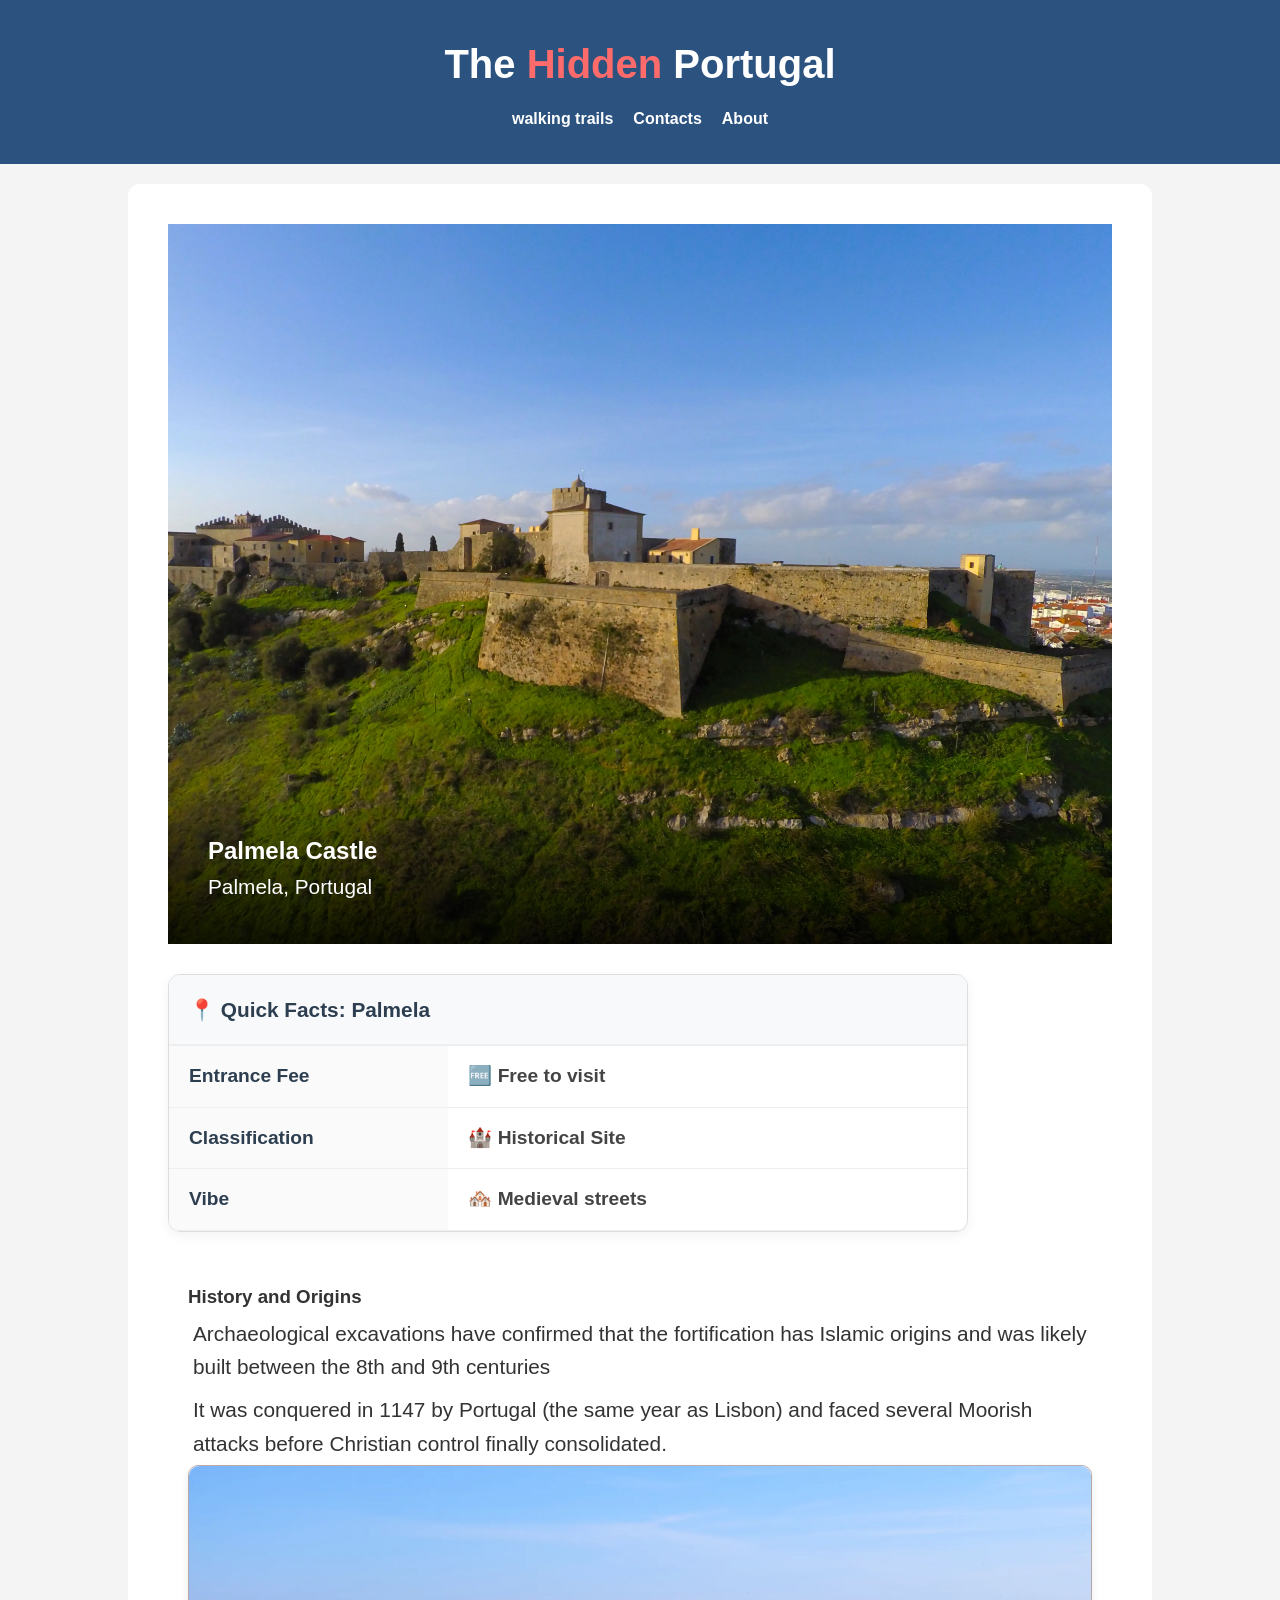
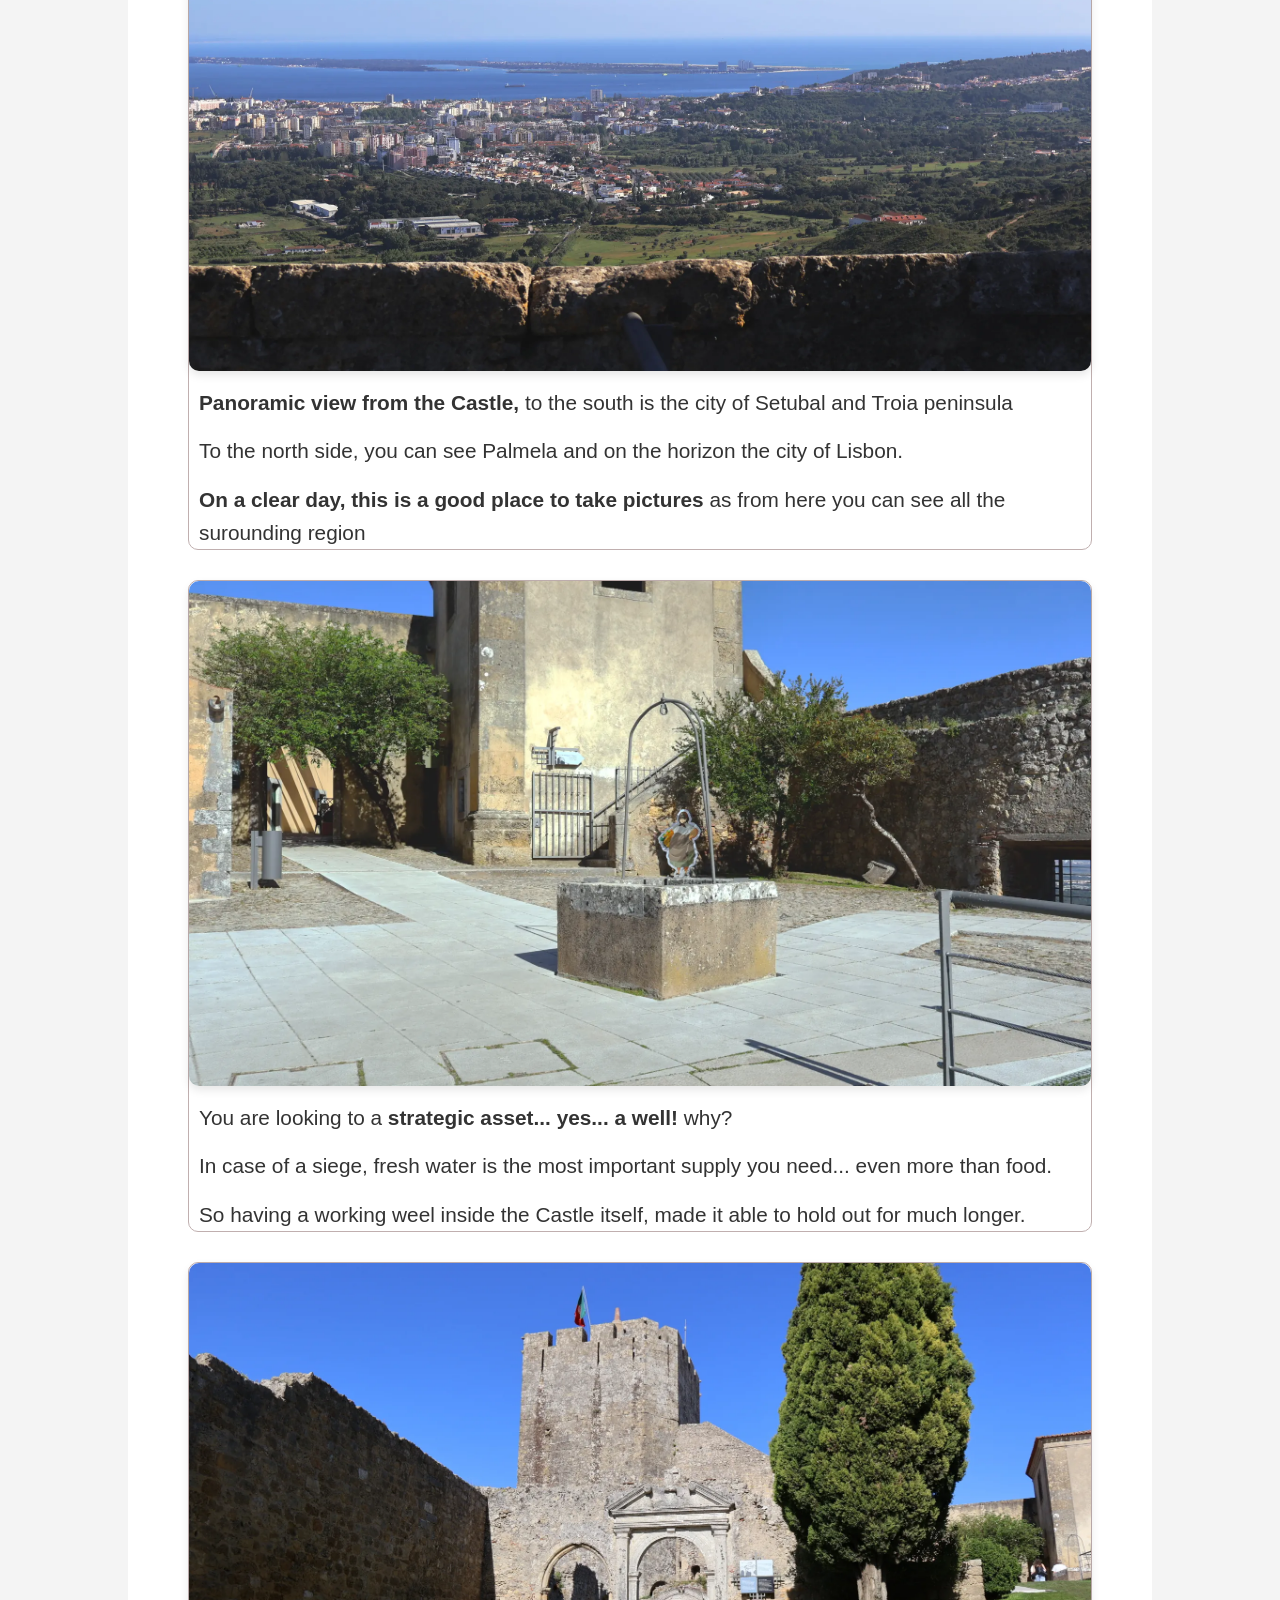
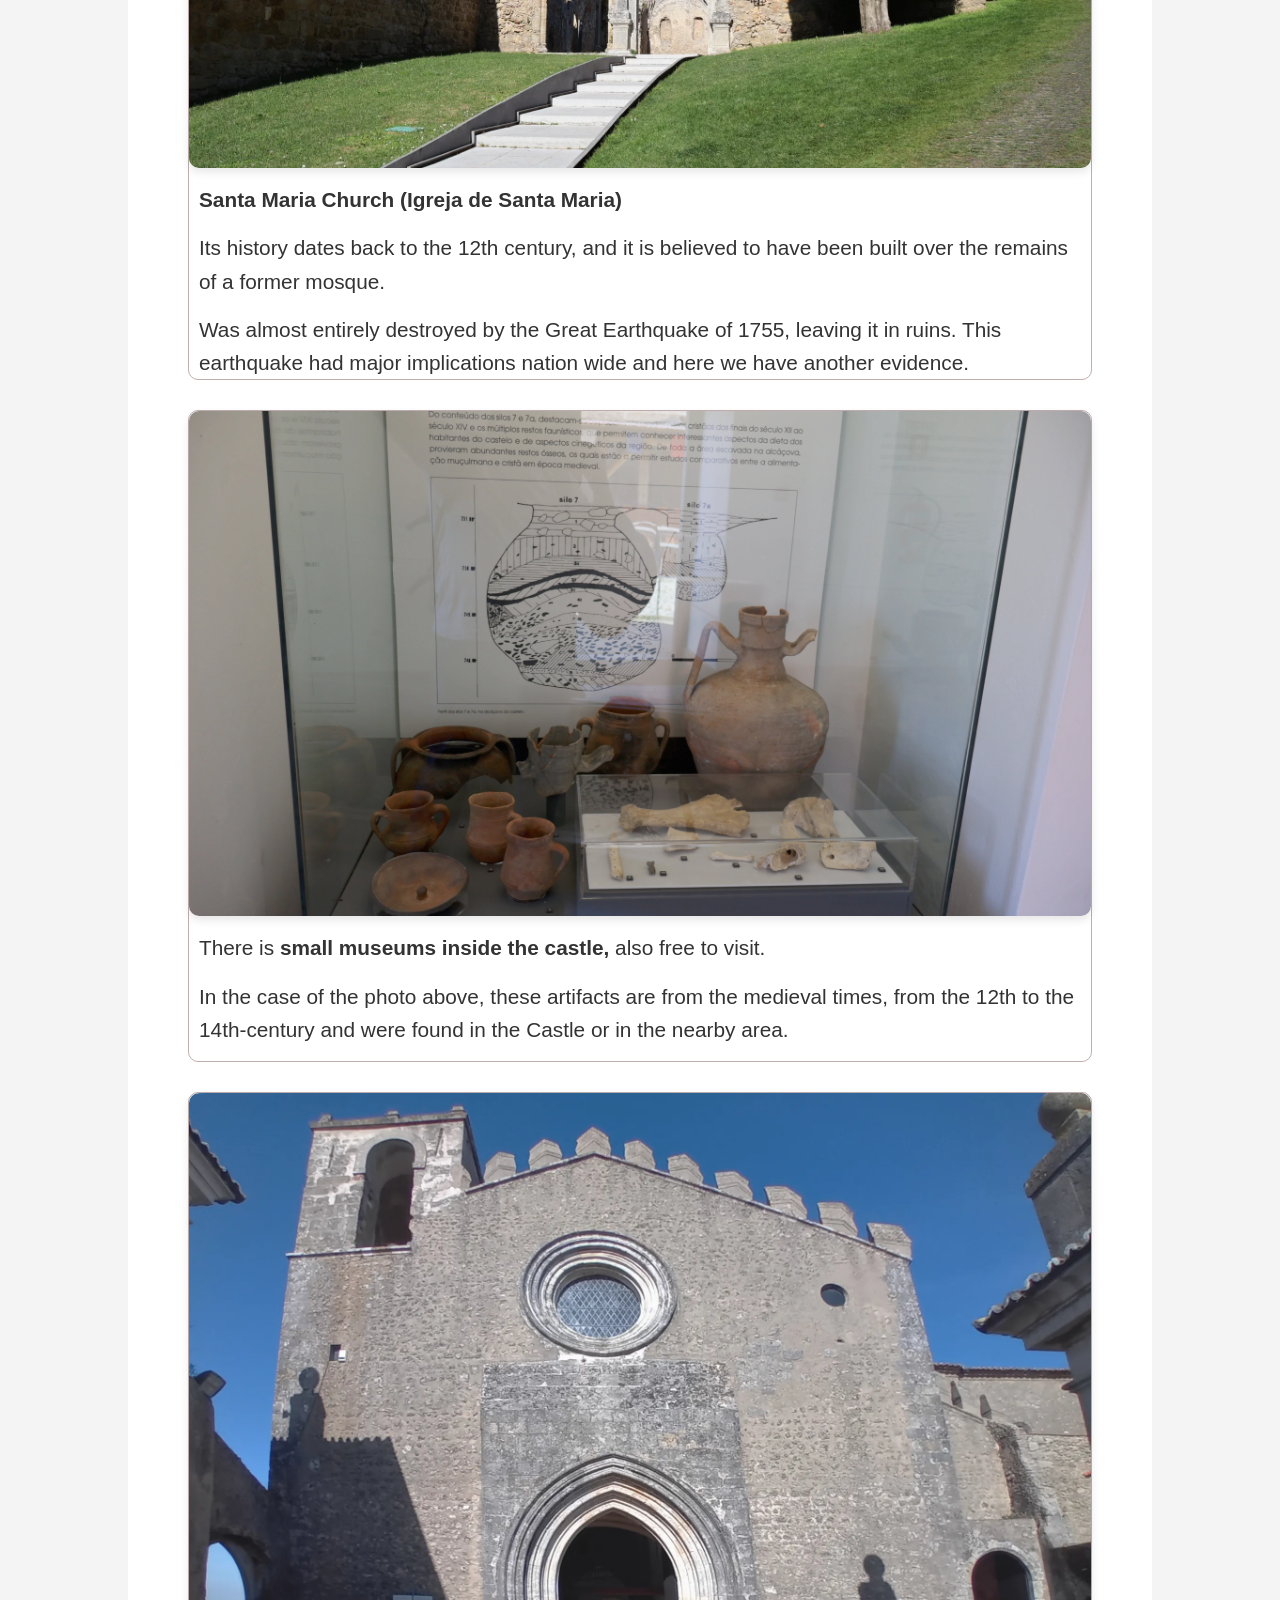
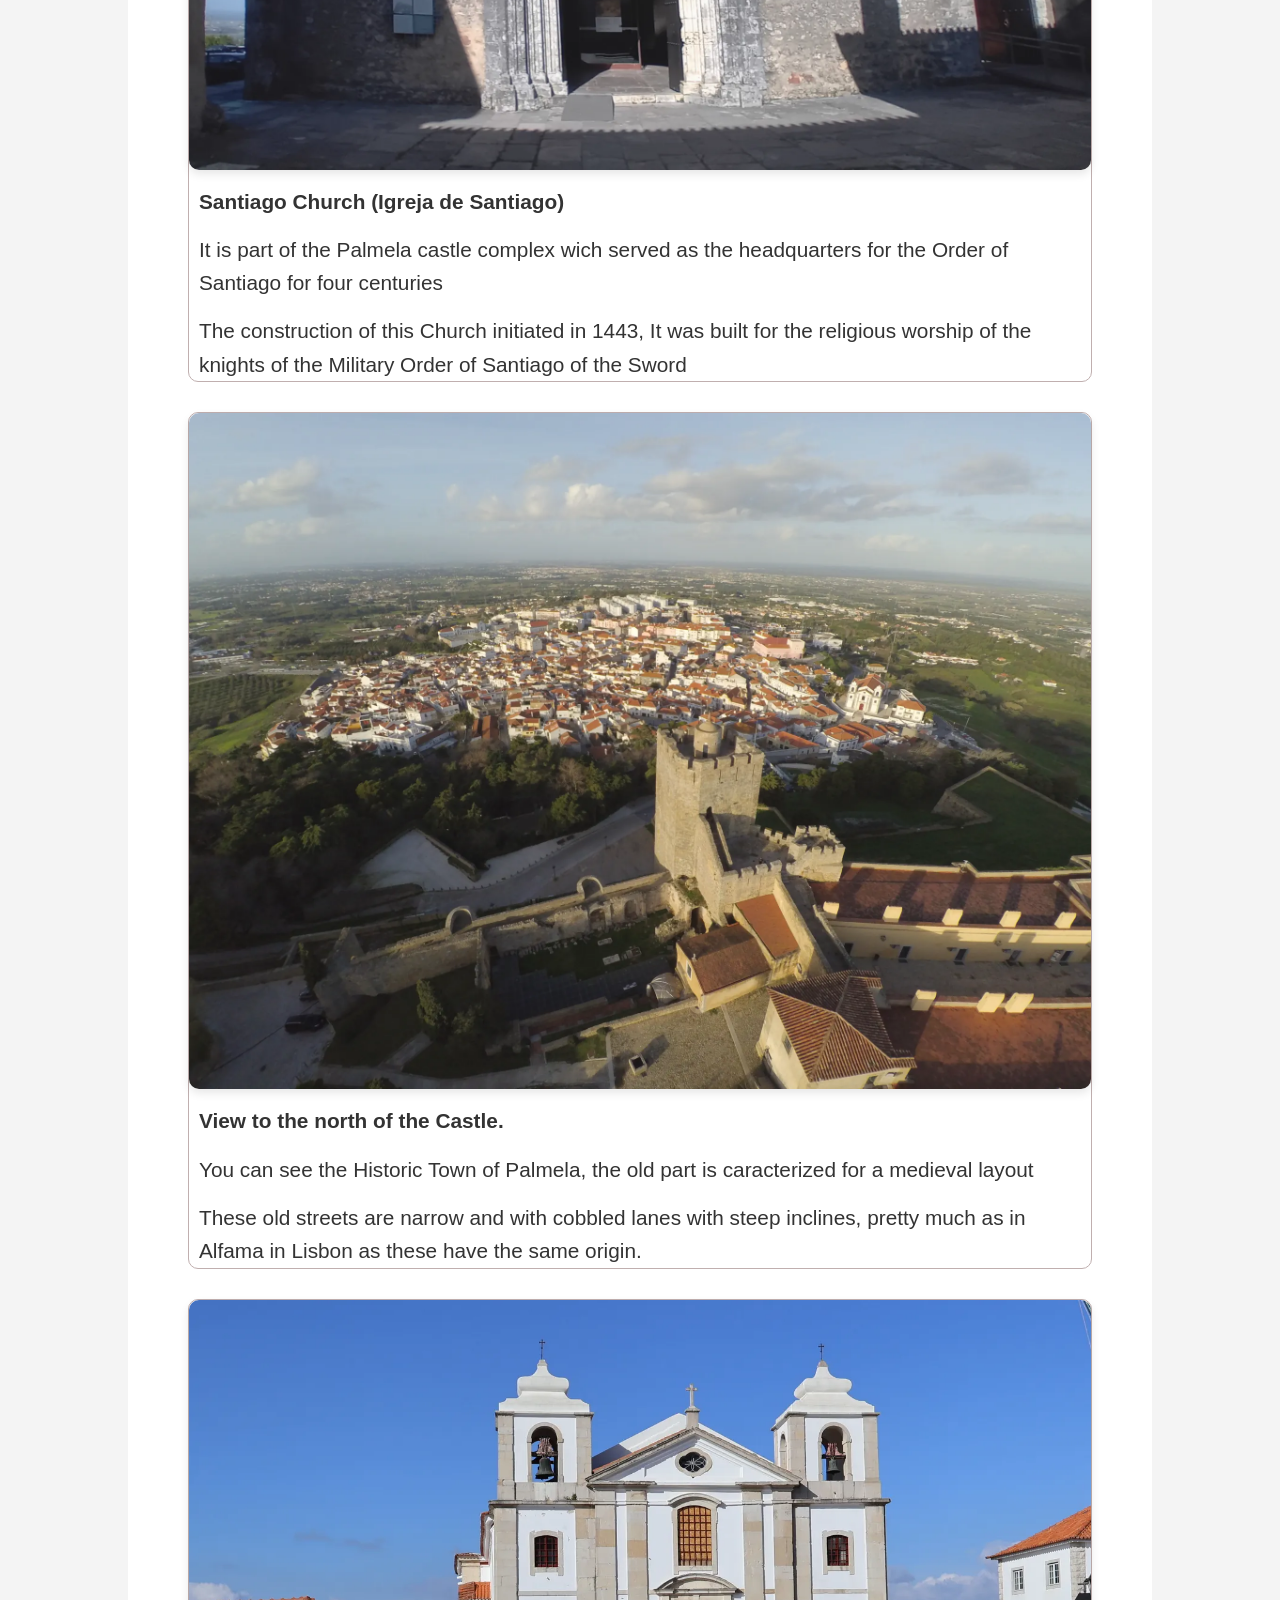
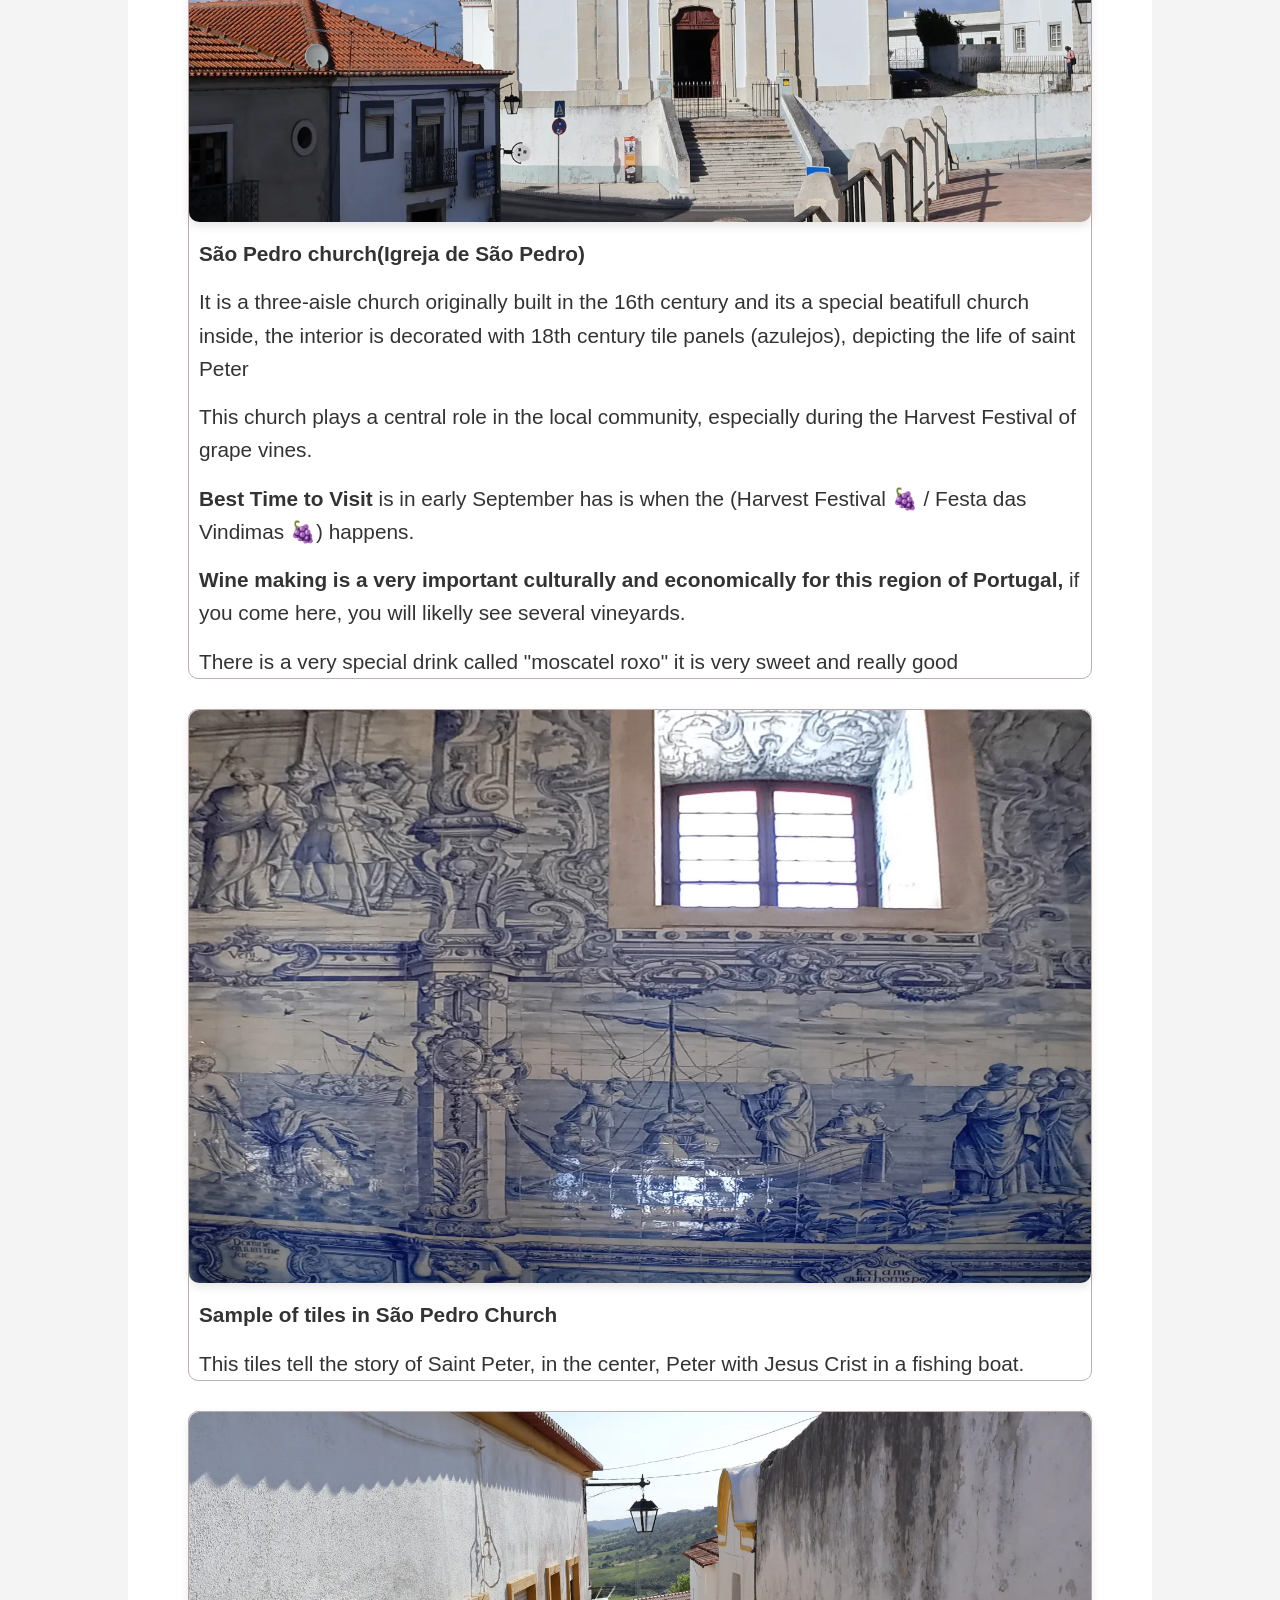
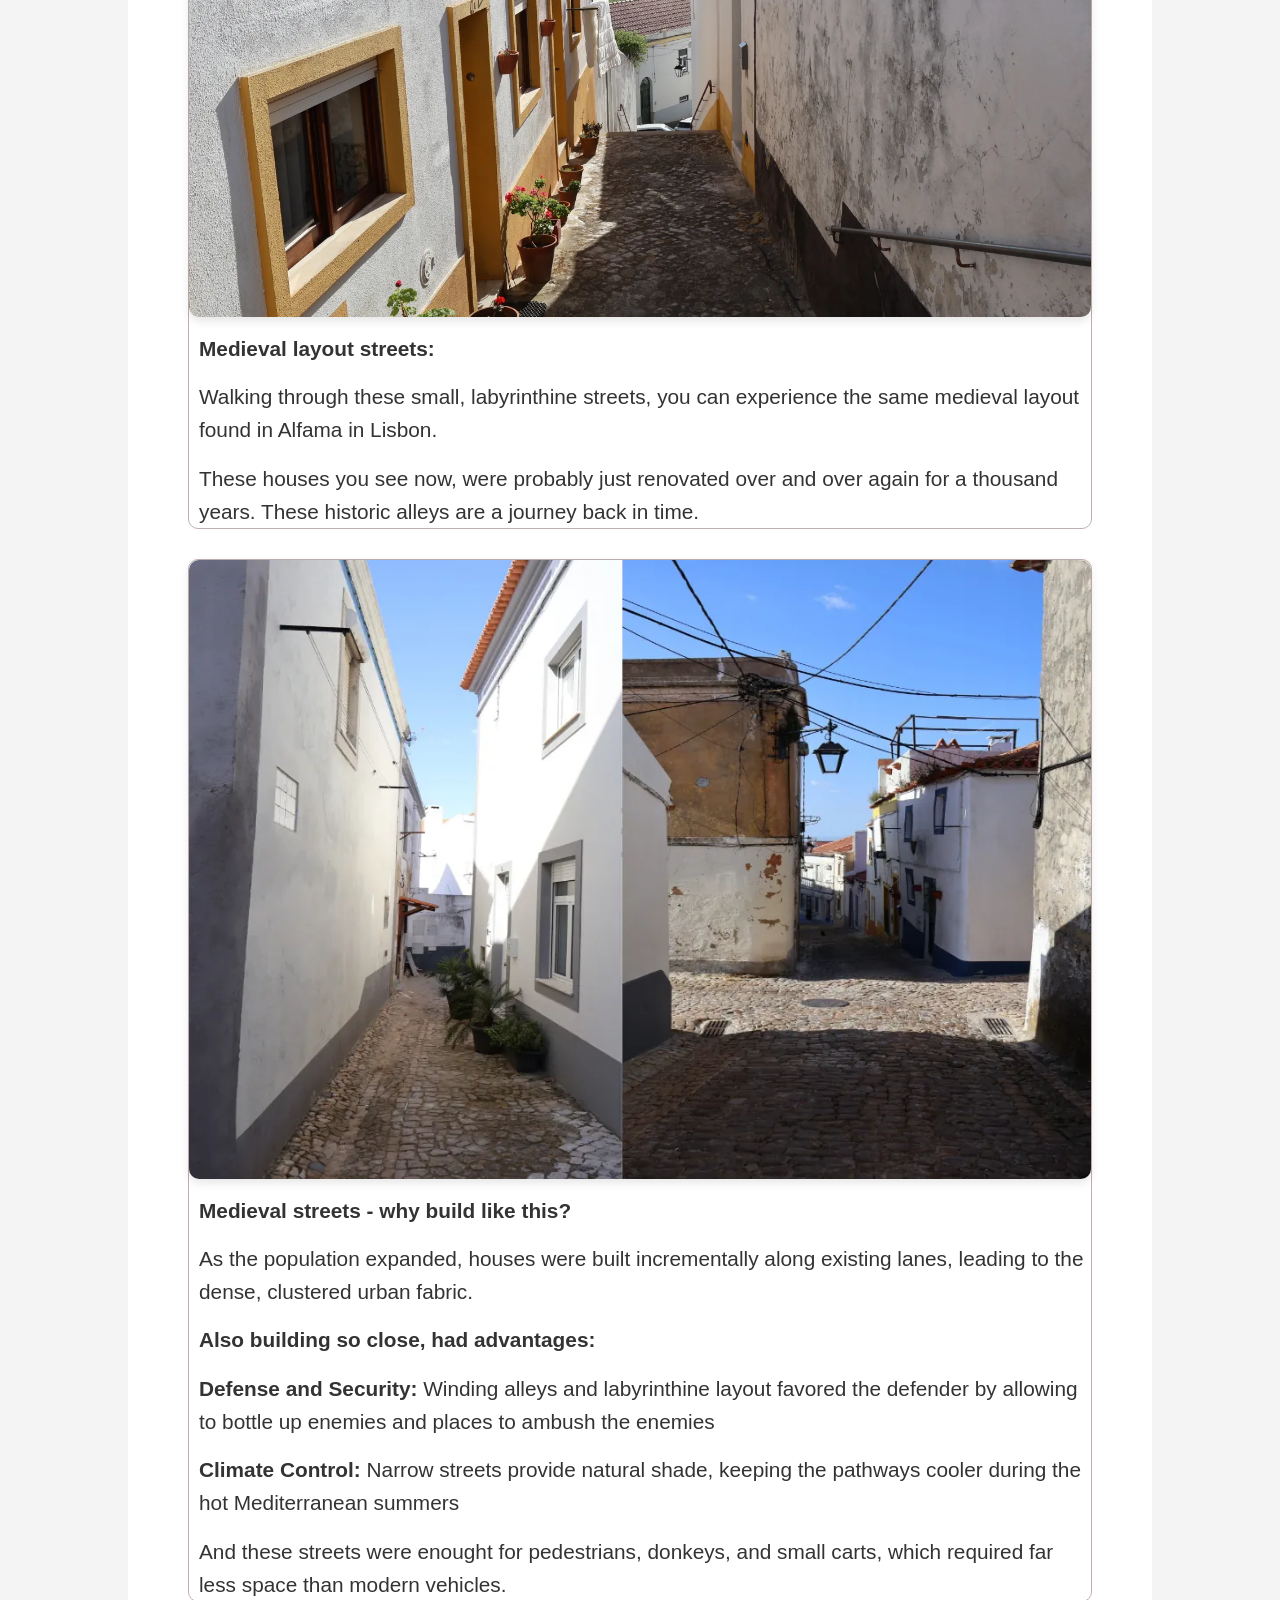
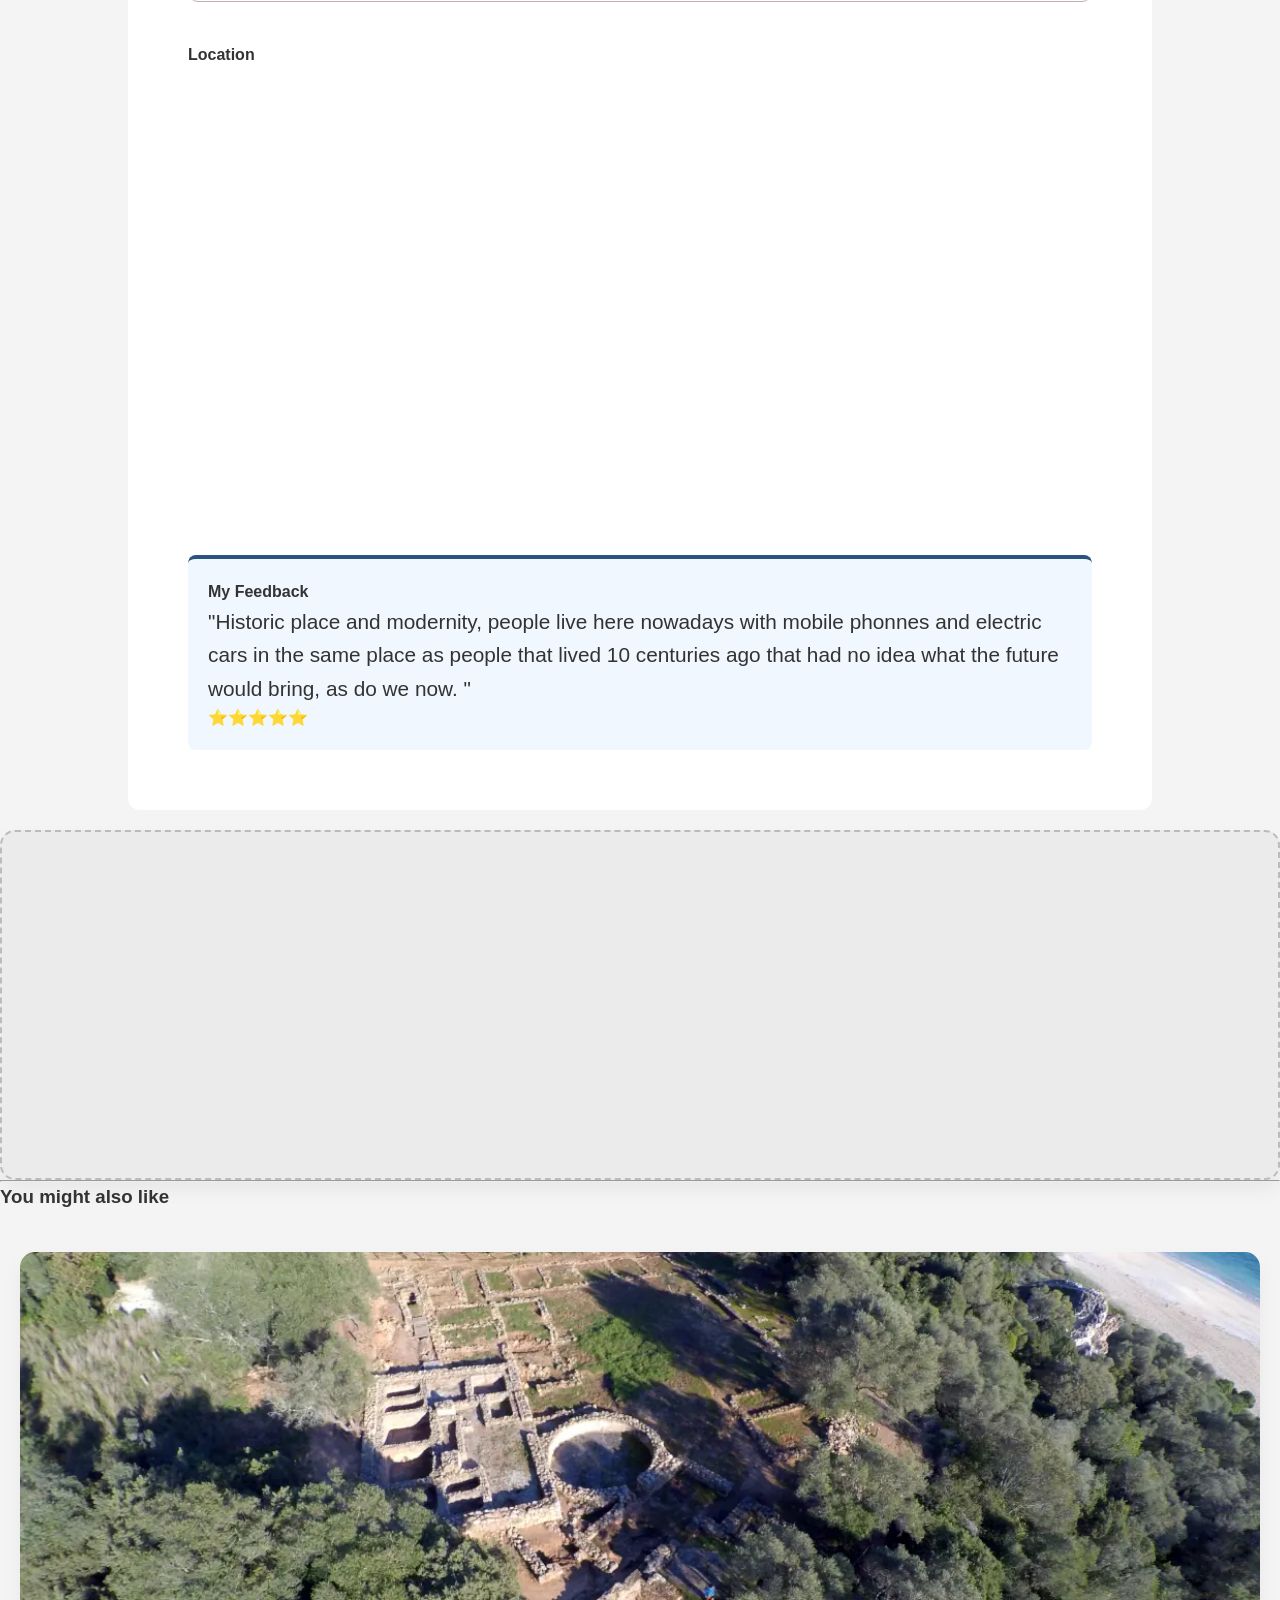
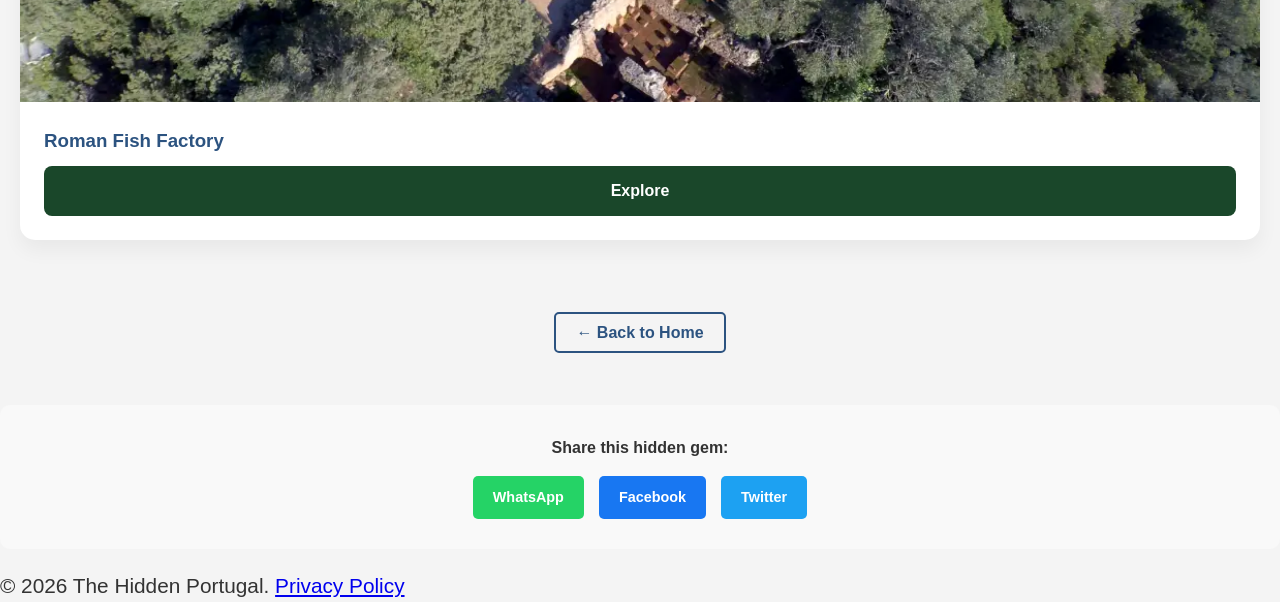
<file: Arrabida/PalmelaCastle/palmelaCastle.html>
<!DOCTYPE html>
<html lang="en">
<head>
    <script async src="https://pagead2.googlesyndication.com/pagead/js/adsbygoogle.js?client=ca-pub-9096924320506926"
     crossorigin="anonymous">
    </script>
    <meta charset="UTF-8">
    <meta name="viewport" content="width=device-width, initial-scale=1.0">
    <title>Palmela | The Hidden Portugal</title>


<meta property="og:type" content="website">
<meta property="og:url" content="https://thehiddenportugal.com/Arrabida/PalmelaCastle/palmelaCastle.html">
<meta property="og:title" content="Palmela Castle | The Hidden Portugal">
<meta property="og:description" content="Stunning views and historic streets away from the crowds.">
<meta property="og:image" content="https://thehiddenportugal.com/Arrabida/PalmelaCastle/Palmela-Castle.webp>

<meta property="twitter:card" content="summary_large_image">
<meta property="twitter:url" content="https://thehiddenportugal.com/Arrabida/PalmelaCastle/palmelaCastle.html">
<meta property="twitter:title" content="Palmela Castle | The Hidden Portugal">
<meta property="twitter:description" content="Stunning views and historic streets away from the crowds.">
<meta property="twitter:image" content="https://thehiddenportugal.com/Arrabida/PalmelaCastle/Palmela-Castle.webp">






    <link rel="stylesheet" href="/css/style.css">
    <link rel="stylesheet" href="/css/post.css">


        <!-- google adsence-->

        <script type="application/ld+json">
                {
                "@context": "https://schema.org",
                "@type": "WebSite",
                "name": "The Hidden Portugal",
                "url": "https://thehiddenportugal.com/",
                "image": "https://thehiddenportugal.com/Arrabida/mountainRoadArrabida/portinho-da-arrabida.webp"
                }
        </script>

        


    <script async src="https://pagead2.googlesyndication.com/pagead/js/adsbygoogle.js?client=ca-pub-9096924320506926"
     crossorigin="anonymous">
    </script>

    <!-- google analitics-->


        <!-- Google tag (gtag.js) -->
    <script async src="https://www.googletagmanager.com/gtag/js?id=G-CX8MZFGC8V"></script>
    <script>
    window.dataLayer = window.dataLayer || [];
    function gtag(){dataLayer.push(arguments);}
    gtag('js', new Date());

    gtag('config', 'G-CX8MZFGC8V');
    </script>
</head>
<body>

    <header class="main-header">
        <a href="/index.html" style="text-decoration: none; color: white;">
            <h1>The <span style="color: #ff6b6b;">Hidden</span> Portugal</h1>
        </a>
        <nav>
            <ul>
                <li><a href="/Arrabida/walkingtrails/walkingtrails.html">walking trails</a></li>
                <li><a href="/contacts/contacts.html">Contacts</a></li>
                <li><a href="/about.html">About</a></li>
            </ul>
        </nav>



<!-- --------------------------------------------------------------------------------->





    </header>

    <article class="post-container">
        <div class="post-hero">
            <img src="/Arrabida/PalmelaCastle/Palmela-Castle.webp" alt="Palmela Castle">
            <div class="hero-text">
                <h2>Palmela Castle</h2>
                <p>Palmela, Portugal</p>
            </div>
        </div>

                    <section class="info-table-section">
                        <table class="quick-facts-table">
                            <thead>
                                <tr>
                                    <th colspan="2">📍 Quick Facts: Palmela</th>
                                </tr>
                            </thead>
                            <tbody>
                                <tr>
                                    <td><strong>Entrance Fee</strong></td>
                                    <td>🆓 Free to visit</td>
                                </tr>
                                <tr>
                                    <td><strong>Classification</strong></td>
                                    <td>🏰 Historical Site</td>
                                </tr>
                                <tr>
                                    <td><strong>Vibe</strong></td>
                                    <td>🏘️ Medieval streets</td>
                                </tr>
                            </tbody>
                        </table>
                    </section>


        <div class="post-content">
            <section class="main-column">
                <div class="description">
                    <h3>History and Origins</h3>
                    <p>Archaeological excavations have confirmed that the fortification has Islamic origins and was likely built between the 8th and 9th centuries</p>
                    <p>It was conquered in 1147 by Portugal (the same year as Lisbon) and faced 
                        several Moorish attacks before Christian control finally consolidated.   </p>
                </div>






                
                <div class="galeria-vertical">

                    <figure>
                        <img src="/Arrabida/PalmelaCastle/panoramic_view_Palmela_Castle.webp" alt="Steps to the cave">
                        <p><strong> Panoramic view from the Castle, </strong> to the south is the city of Setubal and Troia peninsula</p>
                        <p>To the north side, you can see Palmela and on the horizon the city of Lisbon.</p>
                         <p> <strong> On a clear day, this is a good place to take pictures </strong>                             as from here you can see all the surounding region </p>
                    </figure>

                    <figure>
                        <img src="/Arrabida/PalmelaCastle/medieval well at Palmela Castle.webp" alt="Steps to the cave">
                        <p>You are looking to a <strong> strategic asset... yes... a well!</strong> why? </p>
                        <p>In case of a siege, fresh water is the most important supply you need... even more than food.</p>
                        <p> So having a working weel inside the Castle itself, made it able to hold out for much longer.</p>
                        

                    </figure>

                    <figure>
                        <img src="/Arrabida/PalmelaCastle/destroyd church Palmela.webp" alt="Destroied church Palmela">
                        <p> <strong> Santa Maria Church (Igreja de Santa Maria)</strong>  </p>
                        <p>Its history dates back to the 12th century, and it is believed to have been built 
                            over the remains of a former mosque.</p>
                        <p> Was almost entirely destroyed by the Great Earthquake of 1755, leaving it in ruins. 
                            This earthquake had major implications nation wide and here we have another 
                            evidence. </p>
                        

                    </figure>

                    <figure>
                        <img src="/Arrabida/PalmelaCastle/museum-in-palmela-castle.webp" alt="Steps to the cave">
                        <p>There is <strong> small museums inside the castle, </strong> also free to visit.</p>
                        <p>In the case of the photo above, these artifacts are from the medieval times, 
                            from the 12th to the 14th-century and were found in the Castle or in the nearby area.</p>
                        <p></p>
                    </figure>

                    <figure>
                        <img src="/Arrabida/PalmelaCastle/Church of Santiago Palmela.webp" alt="Church of Santiago Palmela ">
                        <p><strong> Santiago Church  (Igreja de Santiago) </strong></p>
                        <p> It is part of the Palmela castle complex wich served as the headquarters for the Order of Santiago for four centuries </p>
                        <p> The construction of this Church initiated in 1443, It was built for the religious worship of the knights of the Military Order of Santiago of the Sword </p>
                    </figure>

                    <figure>
                        <img src="/Arrabida/PalmelaCastle/historic-zone-palmela-castle.webp" alt="Panoramic aerial view of Palmela ">
                        <p> <strong> View to the north of the Castle.</strong> </p>
                        <p>You can see the Historic Town of Palmela, the old part is caracterized for a medieval layout</p>
                        <p>These old streets are narrow and with cobbled lanes with steep inclines, pretty much as in Alfama in Lisbon as these have the same origin. </p>
                    </figure>

                    <figure>
                        <img src="/Arrabida/PalmelaCastle/Church of Sao pedro.webp" alt="Church of Sao Pedro">
                        <p> <strong>São Pedro church(Igreja de São Pedro)</strong></p>
                            
                        <p>It is a three-aisle church originally built in the 16th century and its
                             a special beatifull church inside, the interior is decorated with 18th 
                             century tile panels (azulejos), depicting the life of saint Peter</p>
                        
                        

                        
                           
  
                        <p>This church plays a central role in the local community, especially during
                             the Harvest Festival of grape vines. </p>

                        <p><strong>Best Time to Visit</strong> is in early September has is when the   (Harvest Festival 🍇 / Festa das Vindimas 🍇) happens.</p>
                        <p><strong> Wine making is a very important culturally and economically for this region of Portugal,</strong>
                             if you come here, you will likelly see several vineyards.</p>

                        <p>There is a very special drink called "moscatel roxo" it is very sweet and really good  </p>
                    
                    
                    
                    </figure>


                    <figure>
                        <img src="/Arrabida/PalmelaCastle/tiles in church.webp" alt="tiles Saint Petes with Jesus Crist ">
                        <p> <strong> Sample of tiles in São Pedro Church</strong> </p>
                        <p>This tiles tell the story of Saint Peter, in the center, 
                            Peter with Jesus Crist in a fishing boat. </p>
        
                    </figure>




                     <figure>
                        <img src="/Arrabida/PalmelaCastle/narrow steet.webp" alt="medieval streets Palmela">
                        <p> <strong>Medieval layout streets:</strong></p>

                        <p>Walking through these small, labyrinthine streets,
                             you can experience the same medieval layout found in Alfama in Lisbon.</p>
            


                         <p>These houses you see now, were probably just renovated over and 
                            over again for a thousand years. These historic alleys are a journey back in time. </p>
               
                    
                    </figure>


                    <figure>
                        <img src="/Arrabida/PalmelaCastle/oldsteet.webp" alt="medieval streets Palmela">
                        <p> <strong>Medieval streets - why build like this?</strong></p>

                        <p>As the population expanded, houses were built incrementally along 
                            existing lanes, leading to the dense, clustered urban fabric.
                        </p>

                        <p><strong> Also building so close, had advantages: </strong></p>

                            <p> <strong>Defense and Security: </strong>Winding alleys and labyrinthine layout favored the defender 
                                by allowing to bottle up enemies and places to ambush the enemies</p>
                            <p> <strong>Climate Control: </strong> Narrow streets provide natural shade, 
                                keeping the pathways cooler during the hot Mediterranean summers</p>




               
                        
                        <p> And these streets were enought for pedestrians, donkeys, 
                            and small carts, which required far less space than modern vehicles.
                        </p>
               
                    
                    </figure>
                </div>

                <div class="map-container">
                    <h4>Location </h4>
                    <iframe src="https://www.google.com/maps/embed?pb=!1m14!1m12!1m3!1d588.0456783258795!2d-8.900394021007678!3d38.566419527049376!2m3!1f0!2f0!3f0!3m2!1i1024!2i768!4f13.1!5e1!3m2!1spt-PT!2spt!4v1777132324429!5m2!1spt-PT!2spt" width="600" height="450" style="border:0;" allowfullscreen="" loading="lazy" referrerpolicy="no-referrer-when-downgrade"></iframe>
                </div>
            </section>

            <aside class="post-sidebar">
                <div class="sticky-wrapper">
                    <div class="author-feedback">
                        <h4>My Feedback</h4>
                        <p>"Historic place and modernity, people live here nowadays with mobile phonnes and electric cars
                             in the same place as people that lived 10 centuries ago that had no idea what the future would bring, as do we now. "</p>
                        <div class="rating">⭐⭐⭐⭐⭐</div>
                    </div>
                </div>
            </aside>
        </div>
    </article>

        <div class="card ad-card">
            <script async src="https://pagead2.googlesyndication.com/pagead/js/adsbygoogle.js?client=ca-pub-9096924320506926"
                crossorigin="anonymous">
            </script>
                    <!-- card ad-card -->
            <ins class="adsbygoogle"
                style="display:block"
                data-ad-client="ca-pub-9096924320506926"
                data-ad-slot="2020003762"
                data-ad-format="auto"
                data-full-width-responsive="true">
            </ins>
            <script>
                (adsbygoogle = window.adsbygoogle || []).push({});
            </script>
        </div>








    <section class="more-suggestions">
            <hr>
            <h3>You might also like</h3>
            <div class="grid-destinos">
                <div class="card">
                    <div class="card-image">
                        <img src="/Arrabida/romanFactory/RomanFactory.webp" alt="Roman Factory">
                    </div>
                    <div class="card-content">
                        <h3>Roman Fish Factory</h3>
                        <a href="/Arrabida/romanFactory/roman-factory.html" class="btn">Explore</a>
                    </div>
                </div>
            </div>
            
            <div class="back-link">
                <a href="/index.html" class="btn-back">← Back to Home</a>
            </div>




    </section>


    <section class="share-section">
    <h4>Share this hidden gem:</h4>
    <div class="share-buttons">
        <a href="https://api.whatsapp.com/send?text=Check out this amazing cave in Arrábida! https://thehiddenportugal.com/santaMargaridaCave.html" 
           class="share-btn whatsapp" target="_blank">
           <span>WhatsApp</span>
        </a>

        <a href="https://www.facebook.com/sharer/sharer.php?u=https://thehiddenportugal.com/santaMargaridaCave.html" 
           class="share-btn facebook" target="_blank">
           <span>Facebook</span>
        </a>

        <a href="https://twitter.com/intent/tweet?url=https://thehiddenportugal.com/santaMargaridaCave.html&text=Exploring the Hidden Portugal!" 
           class="share-btn twitter" target="_blank">
           <span>Twitter</span>
        </a>
    </div>
    </section>




<footer>
    <p>&copy; 2026 The Hidden Portugal. <a href="/privacy-policy.html">Privacy Policy</a></p>
</footer>

</body>
</html>
</file>
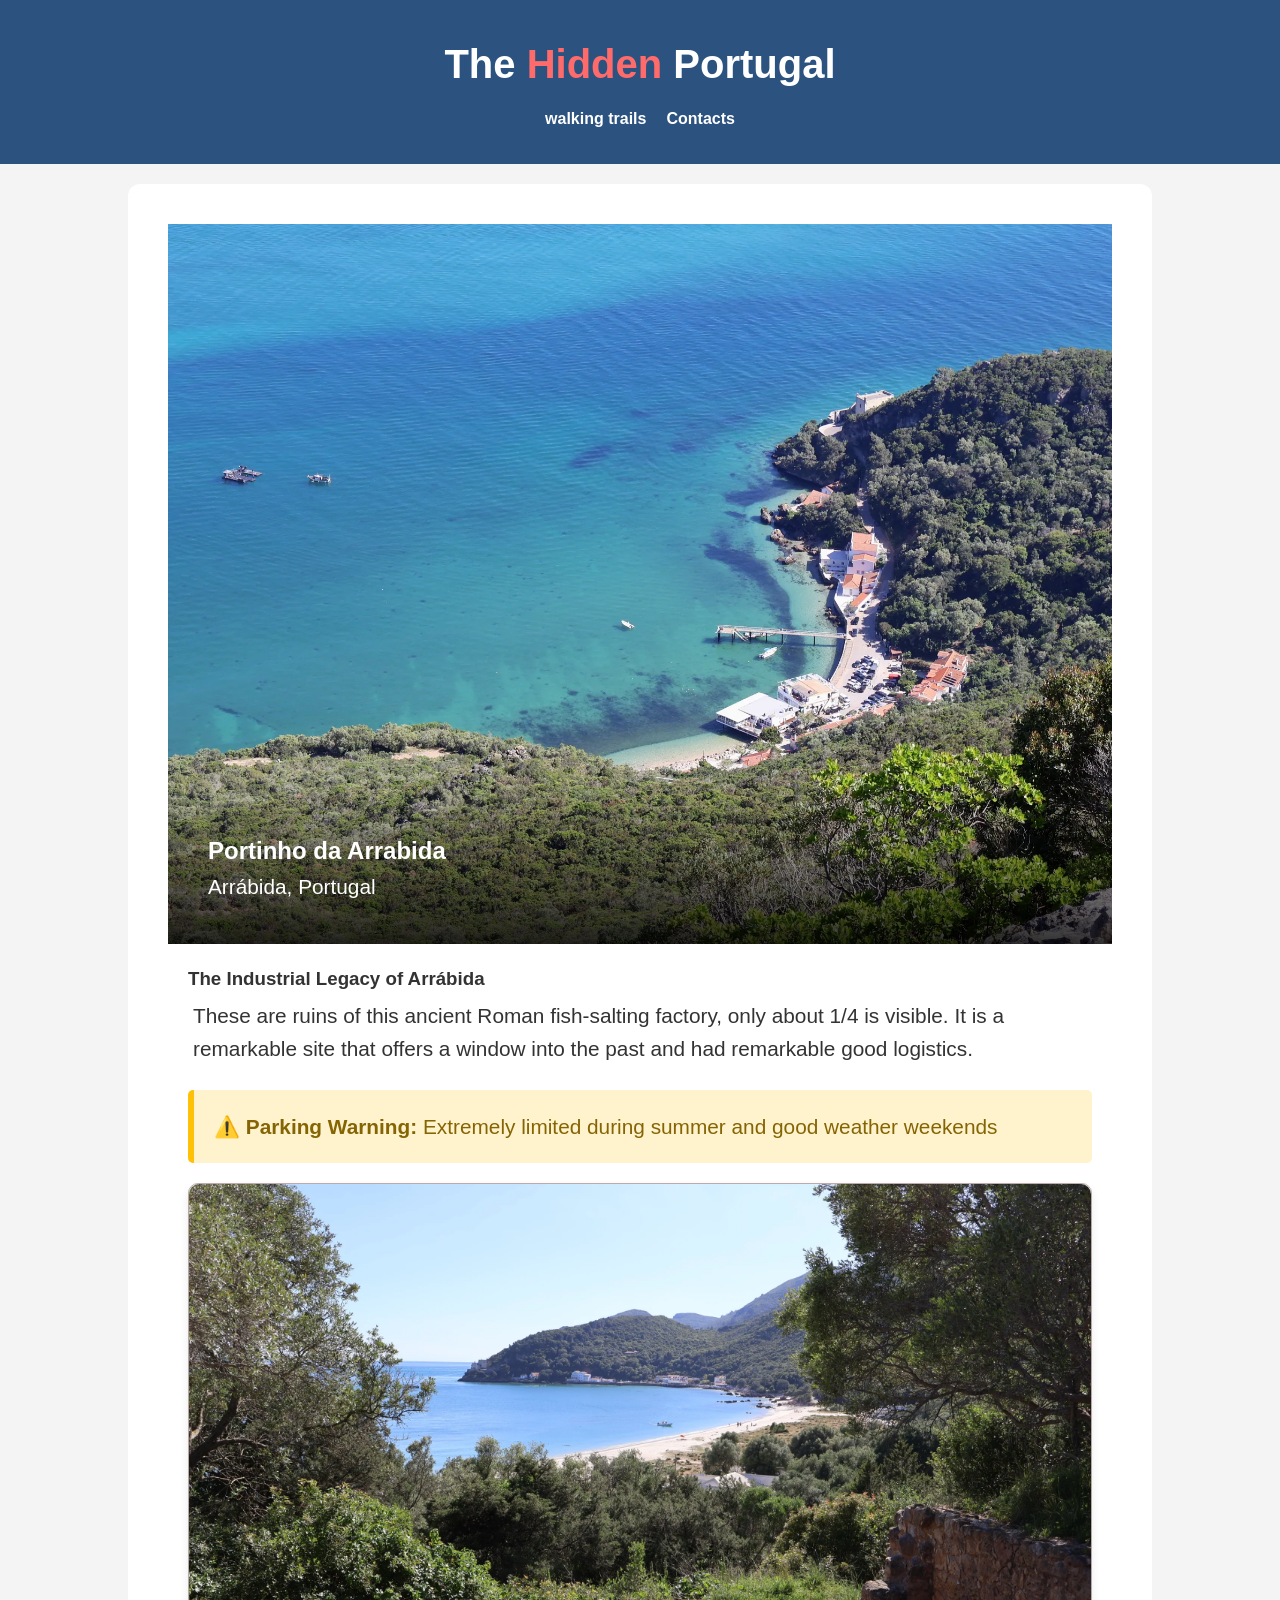
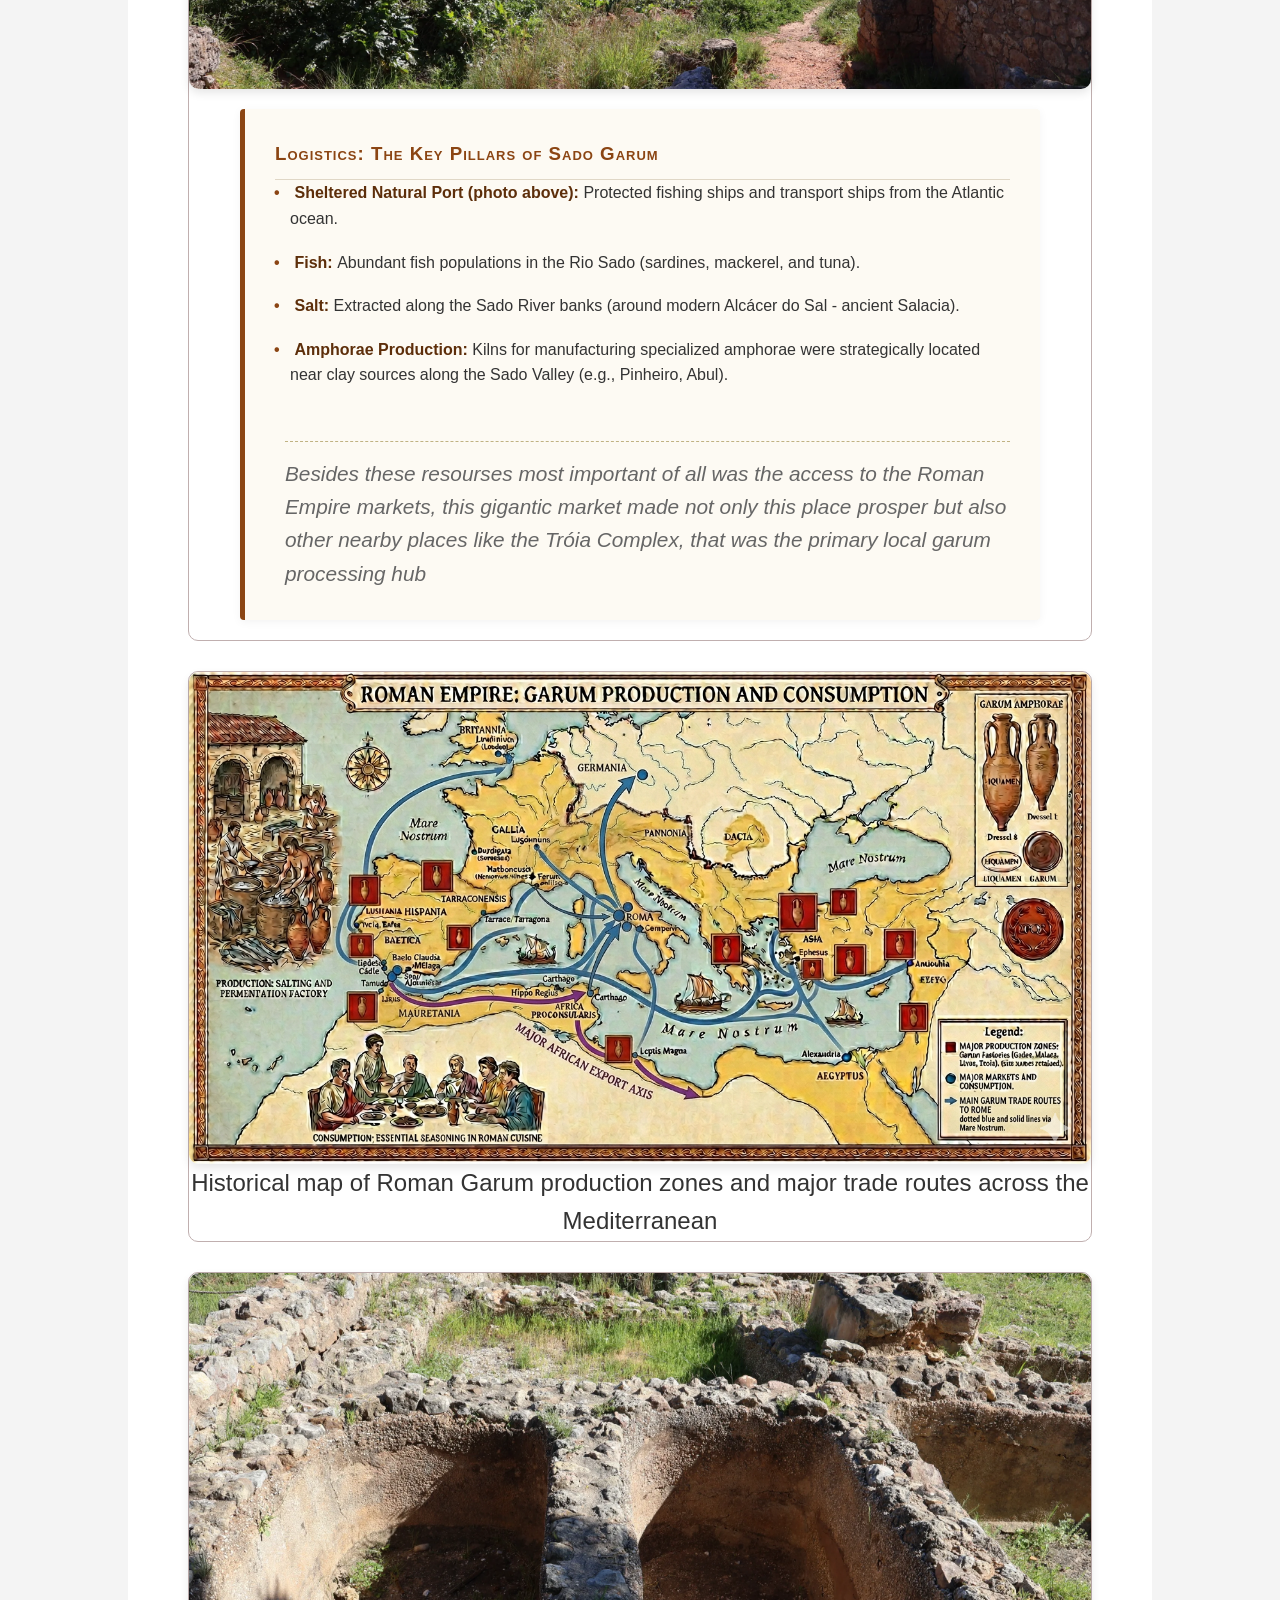
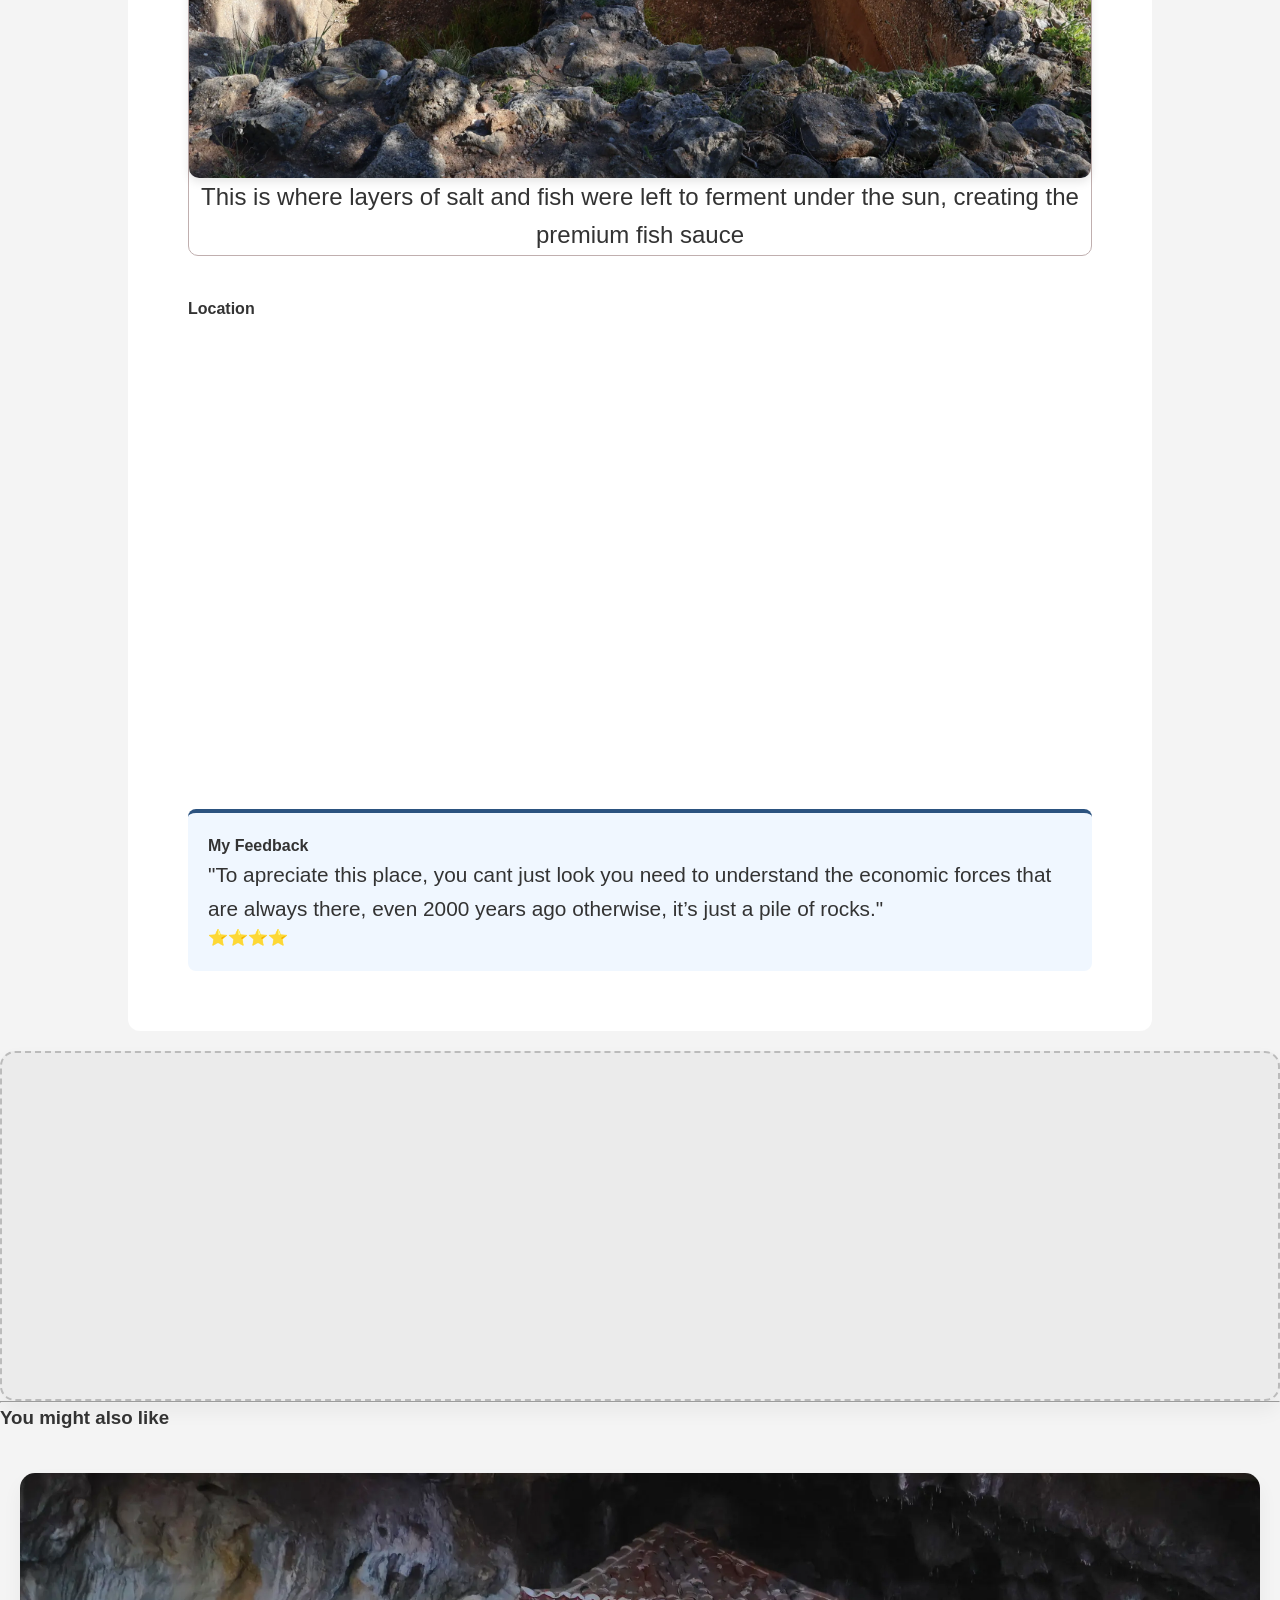
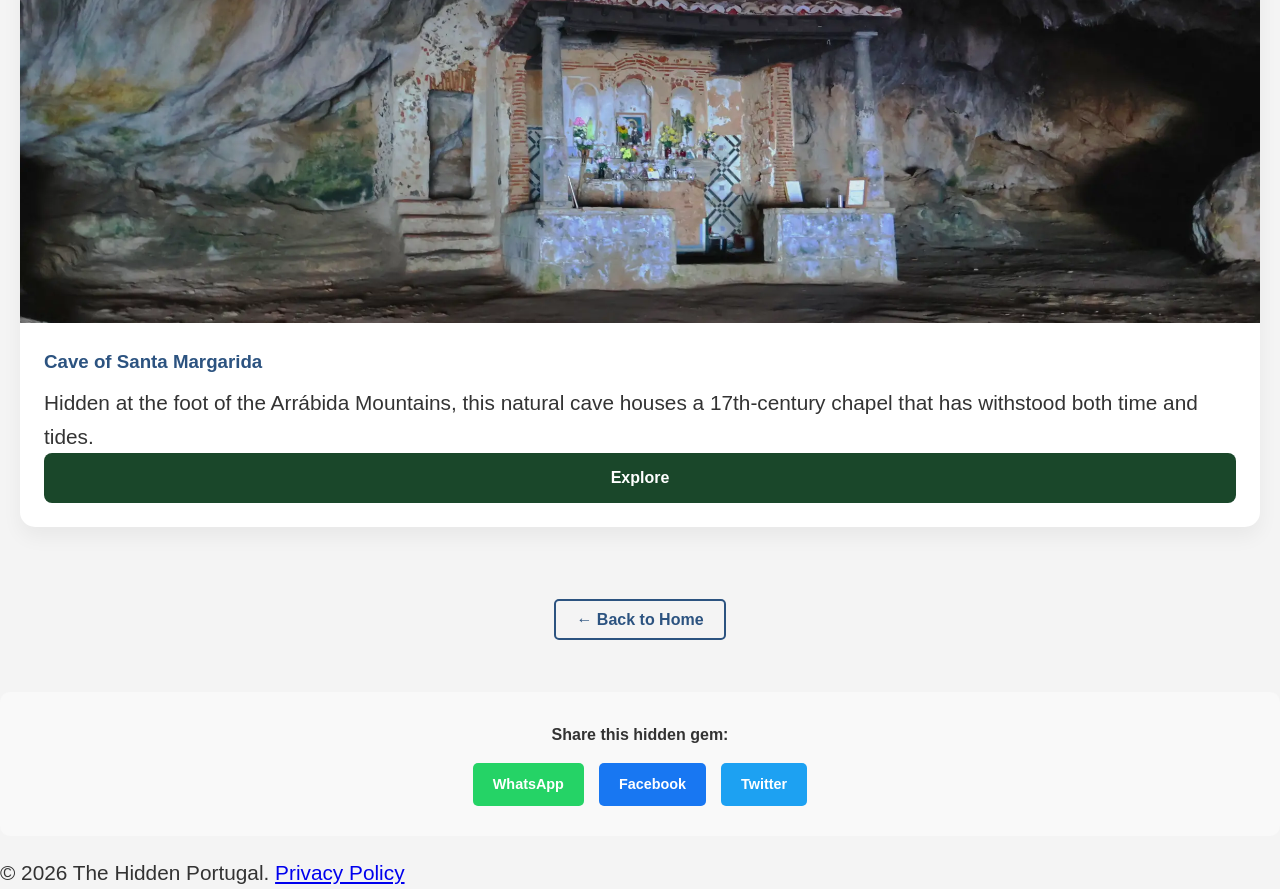
<file: Arrabida/portinhoArrabida/portinho.html>
<!DOCTYPE html>
<html lang="en">
<head>
    <script async src="https://pagead2.googlesyndication.com/pagead/js/adsbygoogle.js?client=ca-pub-9096924320506926"
     crossorigin="anonymous">
    </script>
    <meta charset="UTF-8">
    <meta name="viewport" content="width=device-width, initial-scale=1.0">
    <title>Santa Margarida Cave | The Hidden Portugal</title>
    <link rel="stylesheet" href="/css/style.css">
    <link rel="stylesheet" href="/css/post.css">
</head>
<body>

    <header class="main-header">
        <a href="/index.html" style="text-decoration: none; color: white;">
            <h1>The <span style="color: #ff6b6b;">Hidden</span> Portugal</h1>
        </a>
        <nav>
            <ul>
                <li><a href="/Arrabida/walkingtrails/walkingtrails.html">walking trails</a></li>
                <li><a href="/contacts/contacts.html">Contacts</a></li>
            </ul>
        </nav>
    </header>





    <article class="post-container">
        <div class="post-hero">
            <img src="/Arrabida/portinhoArrabida/portinho-da-arrabida.webp" alt="roman fish salt Factory">
            <div class="hero-text">
                <h2>Portinho da Arrabida</h2>
                <p>Arrábida, Portugal</p>
            </div>
        </div>

        <div class="post-content">
            <section class="main-column">
                <div class="description">
                    <h3>The Industrial Legacy of Arrábida</h3>
                    <p>These are ruins of this ancient Roman fish-salting factory, only about 1/4 is visible. It is a remarkable site that offers a window into the past and had remarkable good logistics.</p>
                </div>

                <div class="warning-box">
                    <p><strong>⚠️ Parking Warning:</strong> Extremely limited during summer and good weather weekends</p>
                </div>
                
                <div class="galeria-vertical">
                    <figure>
                        <img src="/Arrabida/romanFactory/point-of-view-from-factory.webp" alt="natural harbour fabrica romana creiro">
                        
                            <article class="logistics-summary">
                                <h3>Logistics: The Key Pillars of Sado Garum</h3>

                                

                                <ul>
                                    <li>
                                        <strong>Sheltered Natural Port (photo above): </strong> Protected fishing ships and transport ships from the Atlantic ocean.
                                    </li>
                                    <li>
                                        <strong>Fish: </strong> Abundant fish populations in the Rio Sado (sardines, mackerel, and tuna).
                                    </li>
                                    <li>
                                        <strong>Salt: </strong> Extracted along the Sado River banks (around modern Alcácer do Sal - ancient Salacia).
                                    </li>

                                    <li>
                                        <strong>Amphorae Production: </strong> Kilns for manufacturing specialized amphorae  were strategically located near clay sources along the Sado Valley (e.g., Pinheiro, Abul).
                                </ul>

                                <p><em>Besides these resourses most important of all was the access to the Roman Empire markets, this gigantic market made not only this place prosper
                                      but also other nearby places like the Tróia Complex, that was the primary local garum processing hub   </em></p>
                            </article>
                        
                    </figure>

                    <figure>
                        <img src="/Arrabida/romanFactory/map-Garum-producing-routes.png" alt="Roman Garum production zones and major trade routes across the Mediterranean">
                        <figcaption>Historical map of Roman Garum production zones and major trade routes across the Mediterranean</figcaption>
                    </figure>
                    <figure>
                        <img src="/Arrabida/romanFactory/garum-tanks.webp" alt="cetariae">
                        <figcaption>This is where layers of salt and fish were left to ferment under the sun, creating the premium fish sauce</figcaption>
                    </figure>


                </div>

                <div class="map-container">
                    <h4>Location</h4>
                   <iframe src="https://www.google.com/maps/embed?pb=!1m18!1m12!1m3!1d167.9639896103996!2d-8.976768492471585!3d38.48161484544168!2m3!1f0!2f0!3f0!3m2!1i1024!2i768!4f13.1!3m3!1m2!1s0xd19453d9d68cdc9%3A0xce7d876bf0b3af4d!2sS%C3%ADtio%20Arqueol%C3%B3gico%20-%20Complexo%20Romano%20de%20Salgas%20e%20Molhos%20de%20Peixe%20do%20Creiro!5e1!3m2!1spt-PT!2spt!4v1776463307198!5m2!1spt-PT!2spt" width="600" height="450" style="border:0;" allowfullscreen="" loading="lazy" referrerpolicy="no-referrer-when-downgrade"></iframe>
                </div>
            </section>

            <aside class="post-sidebar">
                <div class="sticky-wrapper">
                    <div class="author-feedback">
                        <h4>My Feedback</h4>
                        <p>"To apreciate this place, you cant just look you need to understand the economic forces that are always there, even 2000 years ago otherwise, it’s just a pile of rocks."</p>
                        <div class="rating">⭐⭐⭐⭐</div>
                    </div>
                </div>
            </aside>
        </div>
    </article>


    
        <div class="card ad-card">
            <script async src="https://pagead2.googlesyndication.com/pagead/js/adsbygoogle.js?client=ca-pub-9096924320506926"
                crossorigin="anonymous">
            </script>
                    <!-- card ad-card -->
            <ins class="adsbygoogle"
                style="display:block"
                data-ad-client="ca-pub-9096924320506926"
                data-ad-slot="2020003762"
                data-ad-format="auto"
                data-full-width-responsive="true">
            </ins>
            <script>
                (adsbygoogle = window.adsbygoogle || []).push({});
            </script>
        </div>








    <section class="more-suggestions">
            <hr>
            <h3>You might also like</h3>

            
            <div class="grid-destinos">



        <div class="card">
            <div class="card-image">
                <img src="/Arrabida/lapaSantaMargarida/lapa-santa-margarida-arrabida.webp" alt="Lapa de Santa Margarida">
            </div>
            <div class="card-content">
                <h3>Cave of Santa Margarida</h3>
                <p>Hidden at the foot of the Arrábida Mountains, this natural cave houses a 17th-century chapel that has withstood both time and tides.</p>
                <a href="/Arrabida/lapaSantaMargarida/santaMargaridaCave.html" class="btn">Explore</a>
            </div>
        </div>


            </div>



            
            <div class="back-link">
                <a href="/index.html" class="btn-back">← Back to Home</a>
            </div>




    </section>


    <section class="share-section">
    <h4>Share this hidden gem:</h4>
    <div class="share-buttons">
        <a href="https://api.whatsapp.com/send?text=Check out this amazing cave in Arrábida! https://thehiddenportugal.com/santaMargaridaCave.html" 
           class="share-btn whatsapp" target="_blank">
           <span>WhatsApp</span>
        </a>

        <a href="https://www.facebook.com/sharer/sharer.php?u=https://thehiddenportugal.com/santaMargaridaCave.html" 
           class="share-btn facebook" target="_blank">
           <span>Facebook</span>
        </a>

        <a href="https://twitter.com/intent/tweet?url=https://thehiddenportugal.com/santaMargaridaCave.html&text=Exploring the Hidden Portugal!" 
           class="share-btn twitter" target="_blank">
           <span>Twitter</span>
        </a>
    </div>
    </section>

















<footer>
    <p>&copy; 2026 The Hidden Portugal. <a href="privacy-policy.html">Privacy Policy</a></p>
</footer>

</body>
</html>
</file>
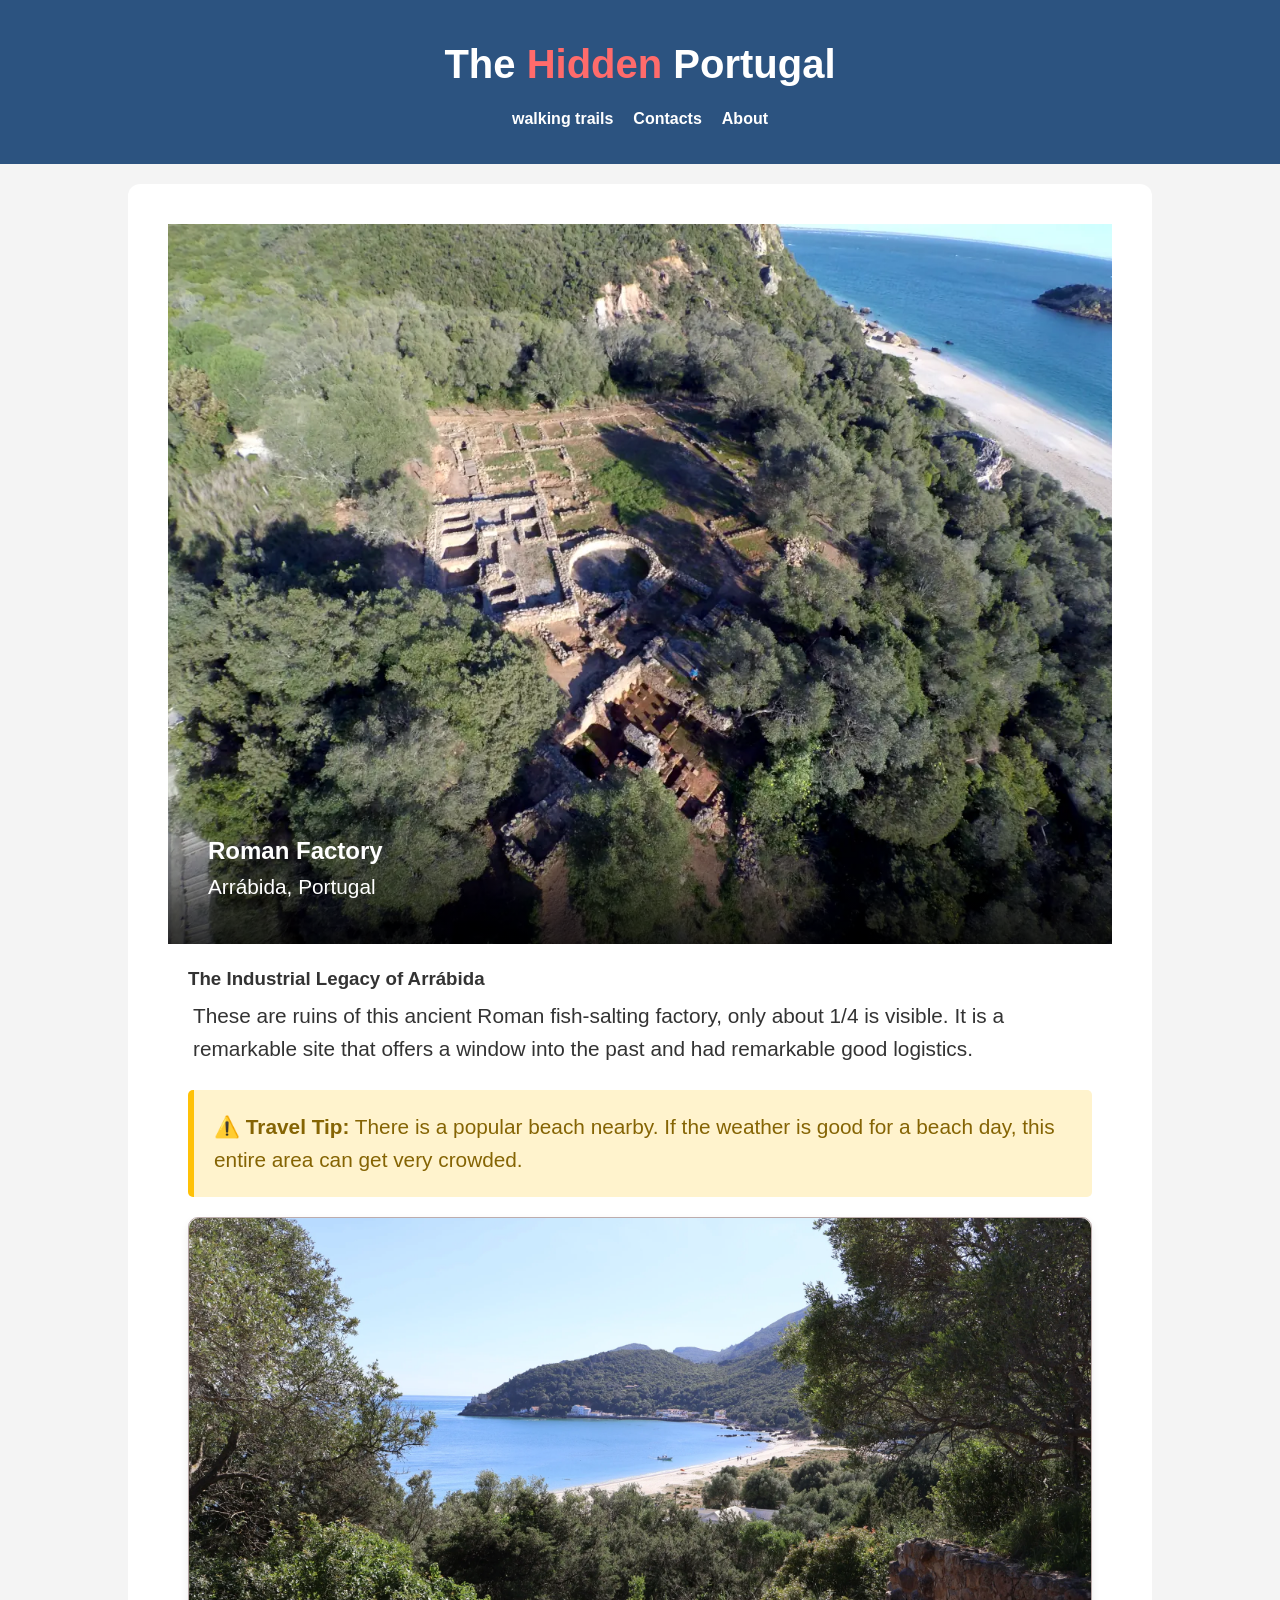
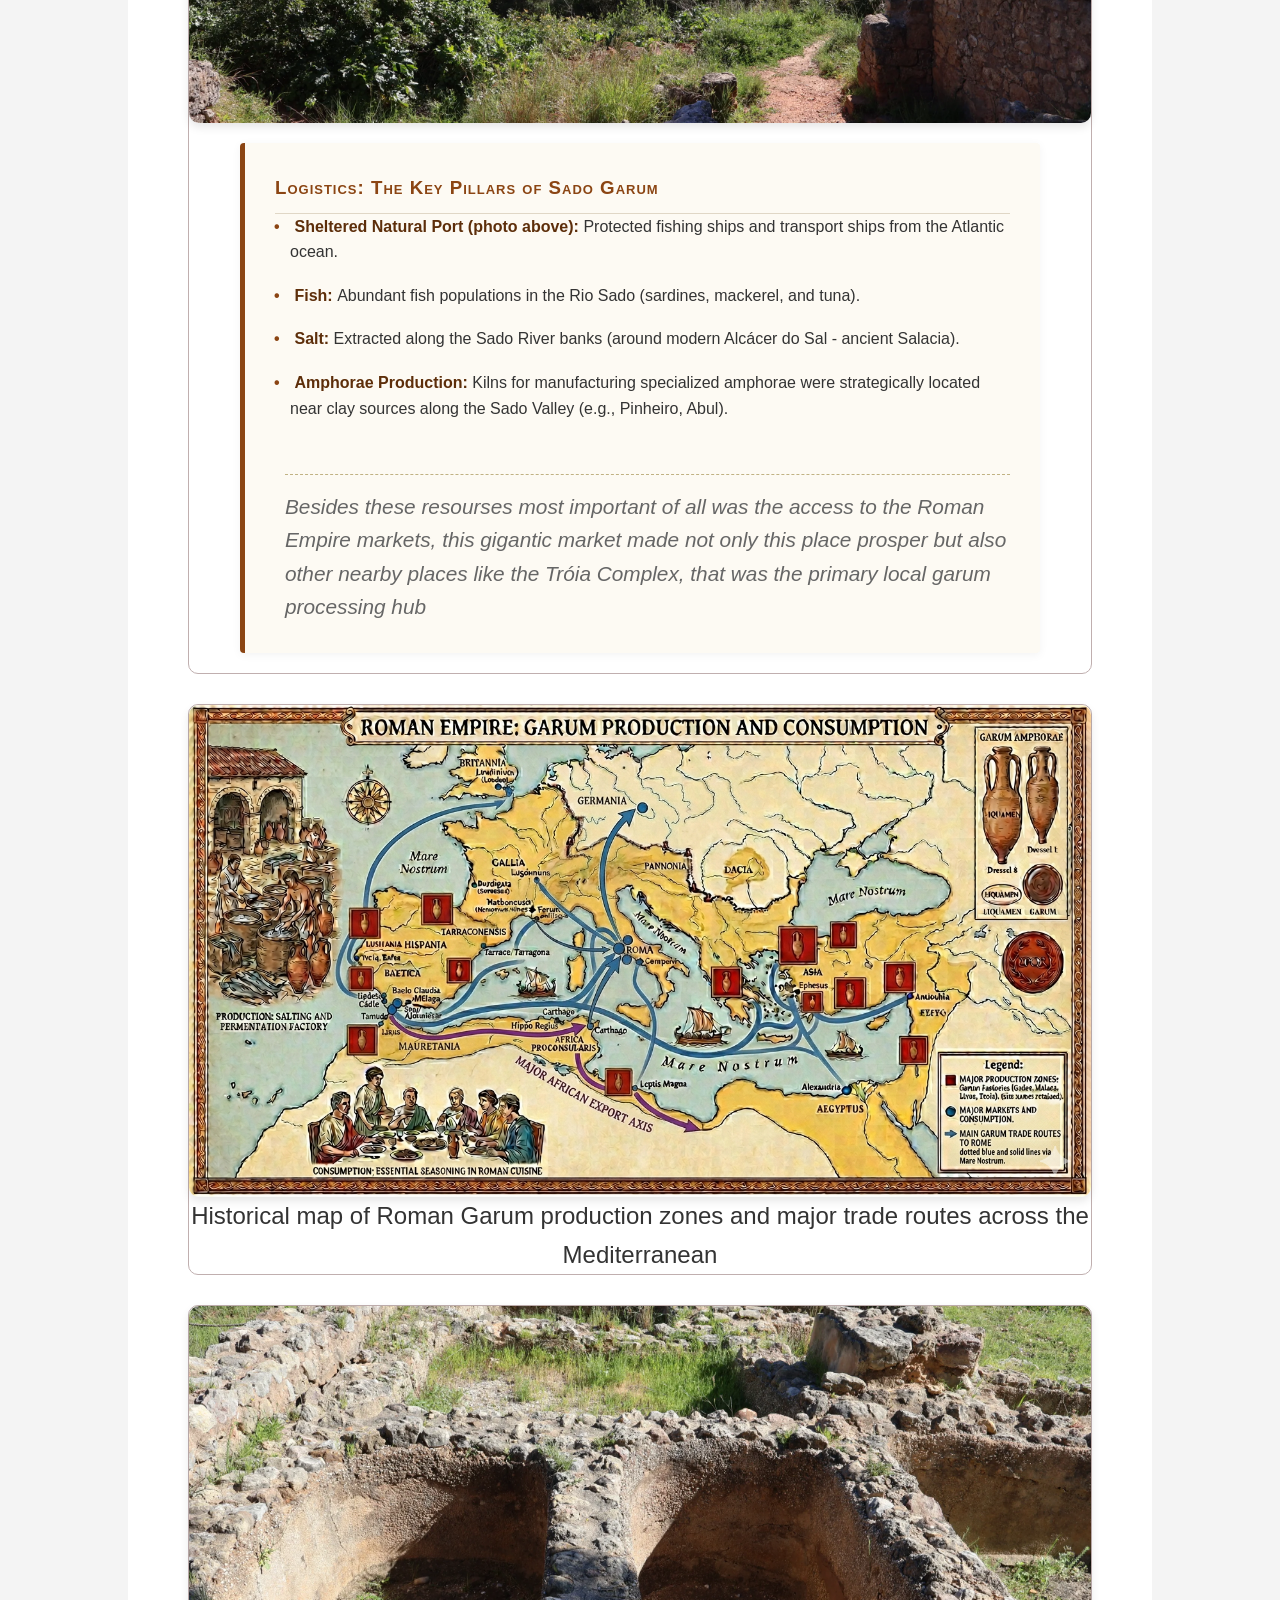
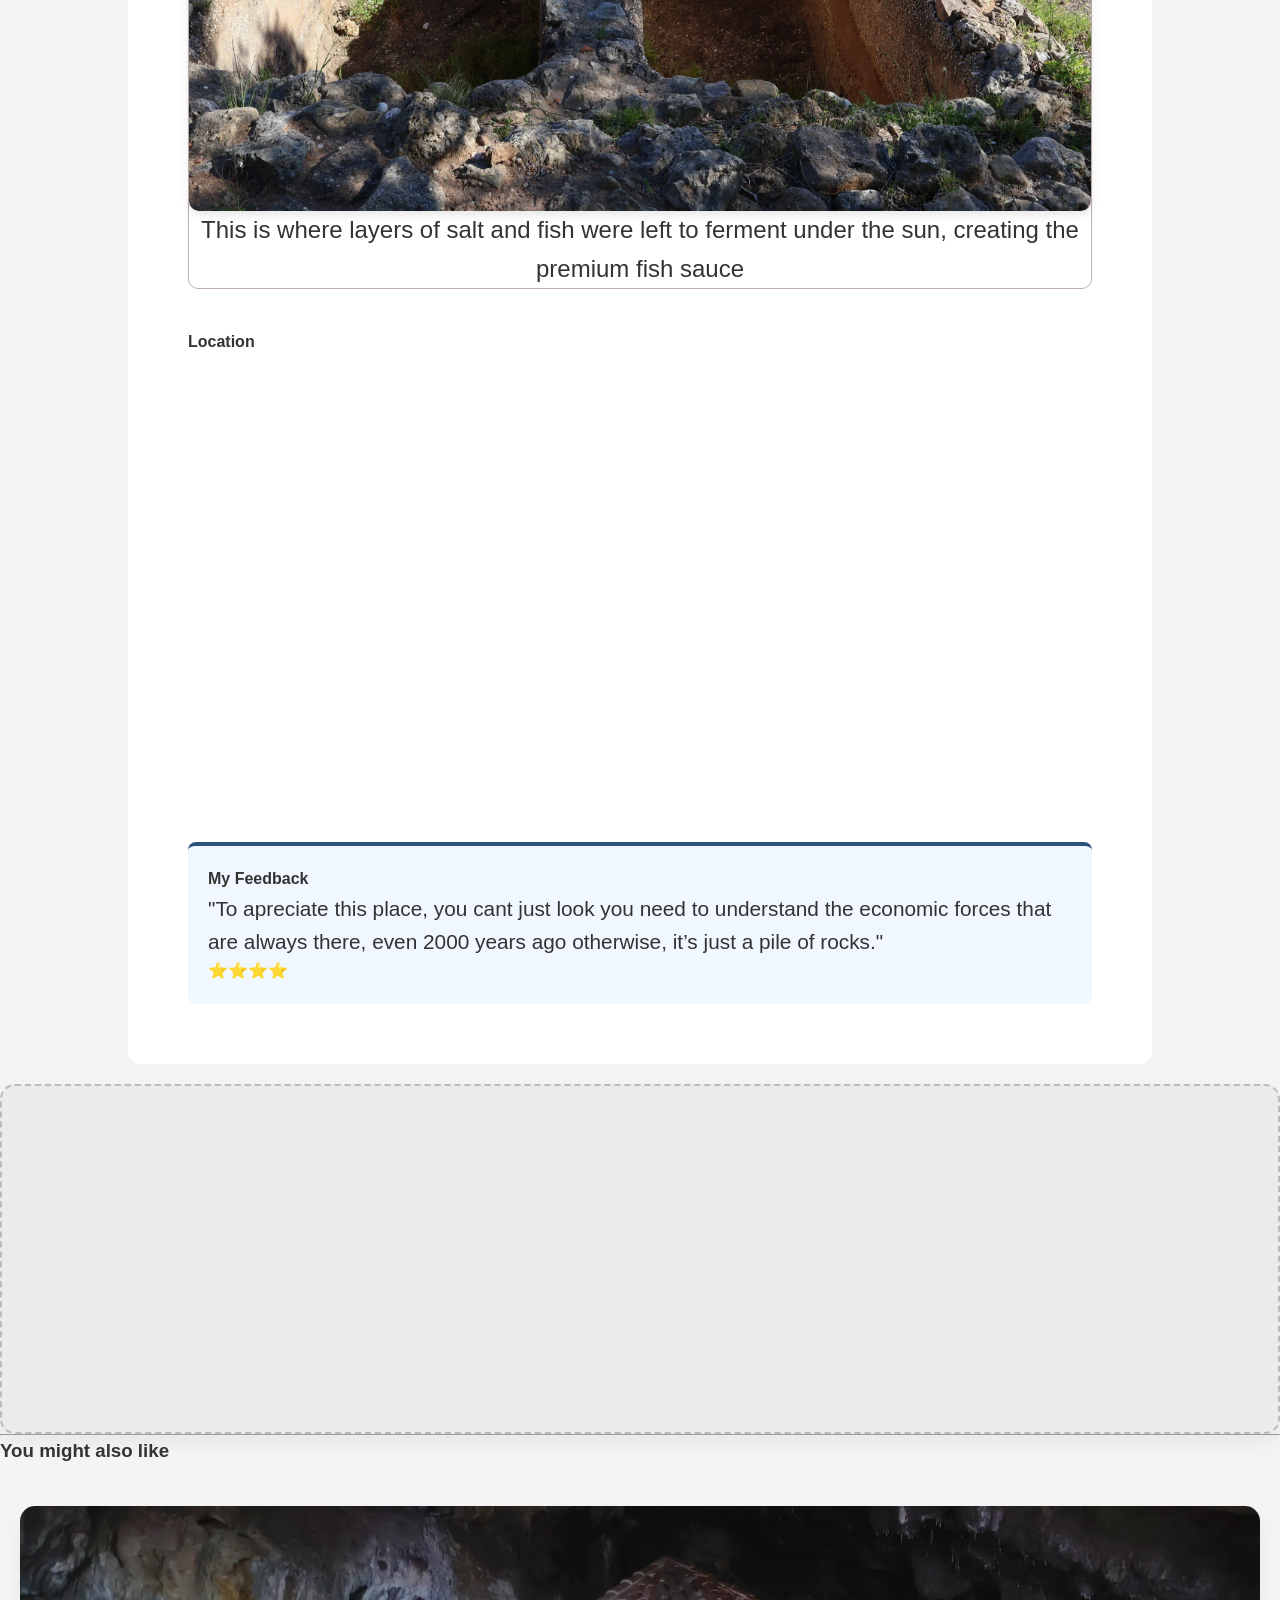
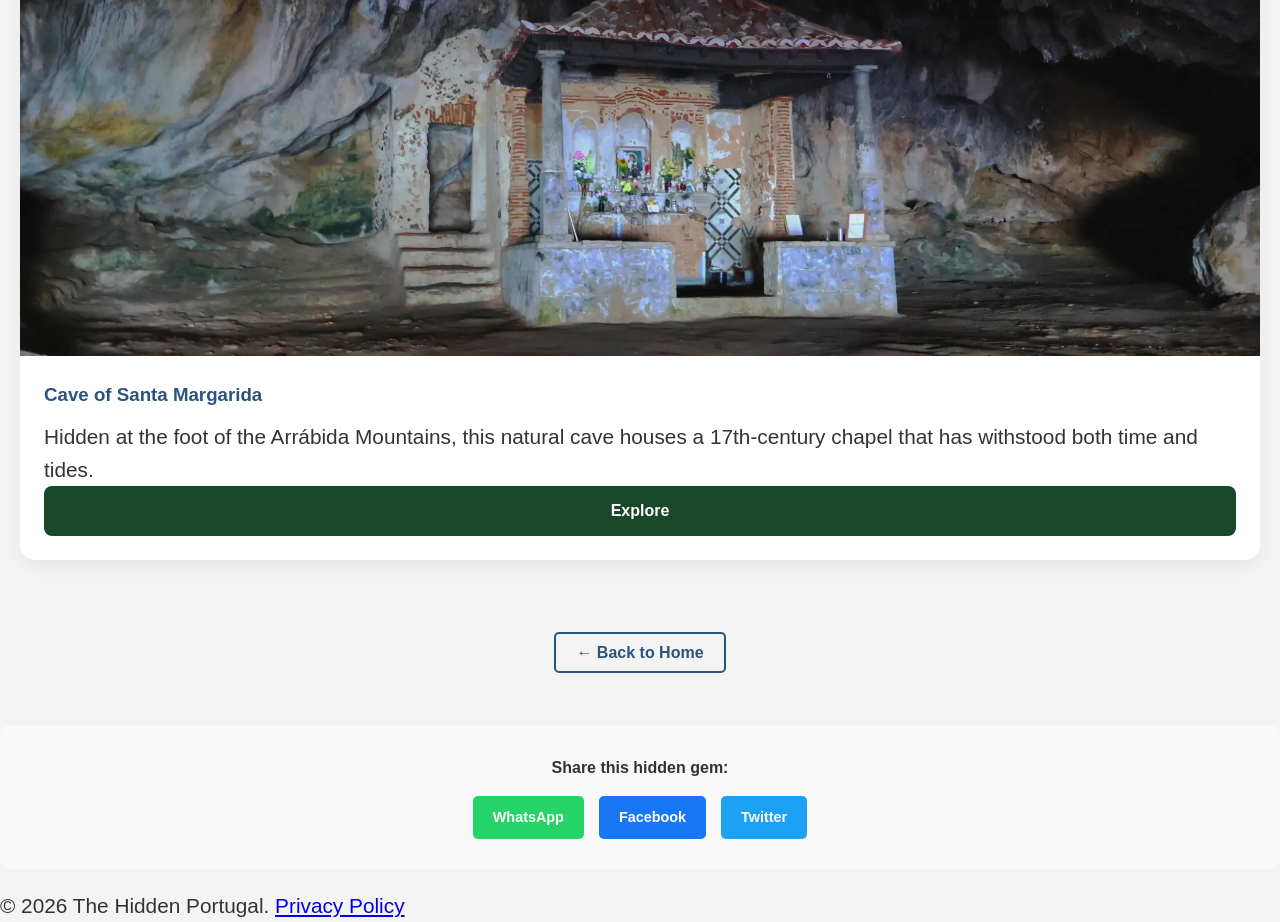
<file: Arrabida/romanFactory/roman-factory.html>
<!DOCTYPE html>
<html lang="en">
<head>
    <script async src="https://pagead2.googlesyndication.com/pagead/js/adsbygoogle.js?client=ca-pub-9096924320506926"
     crossorigin="anonymous">
    </script>
    <meta charset="UTF-8">
    <meta name="viewport" content="width=device-width, initial-scale=1.0">
    <title>Palmela | The Hidden Portugal</title>
    <link rel="stylesheet" href="/css/style.css">
    <link rel="stylesheet" href="/css/post.css">


        <!-- google adsence-->

        <script type="application/ld+json">
                {
                "@context": "https://schema.org",
                "@type": "WebSite",
                "name": "The Hidden Portugal",
                "url": "https://thehiddenportugal.com/",
                "image": "https://thehiddenportugal.com/Arrabida/mountainRoadArrabida/portinho-da-arrabida.webp"
                }
        </script>

        


    <script async src="https://pagead2.googlesyndication.com/pagead/js/adsbygoogle.js?client=ca-pub-9096924320506926"
     crossorigin="anonymous">
    </script>

    <!-- google analitics-->


        <!-- Google tag (gtag.js) -->
    <script async src="https://www.googletagmanager.com/gtag/js?id=G-CX8MZFGC8V"></script>
    <script>
    window.dataLayer = window.dataLayer || [];
    function gtag(){dataLayer.push(arguments);}
    gtag('js', new Date());

    gtag('config', 'G-CX8MZFGC8V');
    </script>
</head>
<body>

    <header class="main-header">
        <a href="/index.html" style="text-decoration: none; color: white;">
            <h1>The <span style="color: #ff6b6b;">Hidden</span> Portugal</h1>
        </a>
        <nav>
            <ul>
                <li><a href="/Arrabida/walkingtrails/walkingtrails.html">walking trails</a></li>
                <li><a href="/contacts/contacts.html">Contacts</a></li>
                <li><a href="/about.html">About</a></li>
            </ul>
        </nav>



<!-- --------------------------------------------------------------------------------->





    </header>


    <article class="post-container">
        <div class="post-hero">
            <img src="/Arrabida/romanFactory/RomanFactory.webp" alt="roman fish salt Factory">
            <div class="hero-text">
                <h2>Roman Factory</h2>
                <p>Arrábida, Portugal</p>
            </div>
        </div>

        <div class="post-content">
            <section class="main-column">
                <div class="description">
                    <h3>The Industrial Legacy of Arrábida</h3>
                    <p>These are ruins of this ancient Roman fish-salting factory, only about 1/4 is visible. It is a remarkable site that offers a window into the past and had remarkable good logistics.</p>
                </div>

                <div class="warning-box">
                    <p><strong>⚠️ Travel Tip:</strong> There is a popular beach nearby. If the weather is good for a beach day, this entire area can get very crowded.</p>
                </div>
                
                <div class="galeria-vertical">
                    <figure>
                        <img src="/Arrabida/romanFactory/point-of-view-from-factory.webp" alt="natural harbour fabrica romana creiro">
                        
                            <article class="logistics-summary">
                                <h3>Logistics: The Key Pillars of Sado Garum</h3>

                                

                                <ul>
                                    <li>
                                        <strong>Sheltered Natural Port (photo above): </strong> Protected fishing ships and transport ships from the Atlantic ocean.
                                    </li>
                                    <li>
                                        <strong>Fish: </strong> Abundant fish populations in the Rio Sado (sardines, mackerel, and tuna).
                                    </li>
                                    <li>
                                        <strong>Salt: </strong> Extracted along the Sado River banks (around modern Alcácer do Sal - ancient Salacia).
                                    </li>

                                    <li>
                                        <strong>Amphorae Production: </strong> Kilns for manufacturing specialized amphorae  were strategically located near clay sources along the Sado Valley (e.g., Pinheiro, Abul).
                                </ul>

                                <p><em>Besides these resourses most important of all was the access to the Roman Empire markets, this gigantic market made not only this place prosper
                                      but also other nearby places like the Tróia Complex, that was the primary local garum processing hub   </em></p>
                            </article>
                        
                    </figure>

                    <figure>
                        <img src="/Arrabida/romanFactory/map-Garum-producing-routes.png" alt="Roman Garum production zones and major trade routes across the Mediterranean">
                        <figcaption>Historical map of Roman Garum production zones and major trade routes across the Mediterranean</figcaption>
                    </figure>
                    <figure>
                        <img src="/Arrabida/romanFactory/garum-tanks.webp" alt="cetariae">
                        <figcaption>This is where layers of salt and fish were left to ferment under the sun, creating the premium fish sauce</figcaption>
                    </figure>


                </div>

                <div class="map-container">
                    <h4>Location</h4>
                   <iframe src="https://www.google.com/maps/embed?pb=!1m18!1m12!1m3!1d167.9639896103996!2d-8.976768492471585!3d38.48161484544168!2m3!1f0!2f0!3f0!3m2!1i1024!2i768!4f13.1!3m3!1m2!1s0xd19453d9d68cdc9%3A0xce7d876bf0b3af4d!2sS%C3%ADtio%20Arqueol%C3%B3gico%20-%20Complexo%20Romano%20de%20Salgas%20e%20Molhos%20de%20Peixe%20do%20Creiro!5e1!3m2!1spt-PT!2spt!4v1776463307198!5m2!1spt-PT!2spt" width="600" height="450" style="border:0;" allowfullscreen="" loading="lazy" referrerpolicy="no-referrer-when-downgrade"></iframe>
                </div>
            </section>

            <aside class="post-sidebar">
                <div class="sticky-wrapper">
                    <div class="author-feedback">
                        <h4>My Feedback</h4>
                        <p>"To apreciate this place, you cant just look you need to understand the economic forces that are always there, even 2000 years ago otherwise, it’s just a pile of rocks."</p>
                        <div class="rating">⭐⭐⭐⭐</div>
                    </div>
                </div>
            </aside>
        </div>
    </article>

        <div class="card ad-card">
            <script async src="https://pagead2.googlesyndication.com/pagead/js/adsbygoogle.js?client=ca-pub-9096924320506926"
                crossorigin="anonymous">
            </script>
                    <!-- card ad-card -->
            <ins class="adsbygoogle"
                style="display:block"
                data-ad-client="ca-pub-9096924320506926"
                data-ad-slot="2020003762"
                data-ad-format="auto"
                data-full-width-responsive="true">
            </ins>
            <script>
                (adsbygoogle = window.adsbygoogle || []).push({});
            </script>
        </div>








    <section class="more-suggestions">
            <hr>
            <h3>You might also like</h3>

            
            <div class="grid-destinos">



        <div class="card">
            <div class="card-image">
                <img src="/Arrabida/lapaSantaMargarida/lapa-santa-margarida-arrabida.webp" alt="Lapa de Santa Margarida">
            </div>
            <div class="card-content">
                <h3>Cave of Santa Margarida</h3>
                <p>Hidden at the foot of the Arrábida Mountains, this natural cave houses a 17th-century chapel that has withstood both time and tides.</p>
                <a href="/Arrabida/lapaSantaMargarida/santaMargaridaCave.html" class="btn">Explore</a>
            </div>
        </div>


            </div>



            
            <div class="back-link">
                <a href="/index.html" class="btn-back">← Back to Home</a>
            </div>




    </section>


    <section class="share-section">
    <h4>Share this hidden gem:</h4>
    <div class="share-buttons">
        <a href="https://api.whatsapp.com/send?text=Check out this amazing cave in Arrábida! https://thehiddenportugal.com/santaMargaridaCave.html" 
           class="share-btn whatsapp" target="_blank">
           <span>WhatsApp</span>
        </a>

        <a href="https://www.facebook.com/sharer/sharer.php?u=https://thehiddenportugal.com/santaMargaridaCave.html" 
           class="share-btn facebook" target="_blank">
           <span>Facebook</span>
        </a>

        <a href="https://twitter.com/intent/tweet?url=https://thehiddenportugal.com/santaMargaridaCave.html&text=Exploring the Hidden Portugal!" 
           class="share-btn twitter" target="_blank">
           <span>Twitter</span>
        </a>
    </div>
    </section>




<footer>
    <p>&copy; 2026 The Hidden Portugal. <a href="/privacy-policy.html">Privacy Policy</a></p>
</footer>

</body>
</html>
</file>
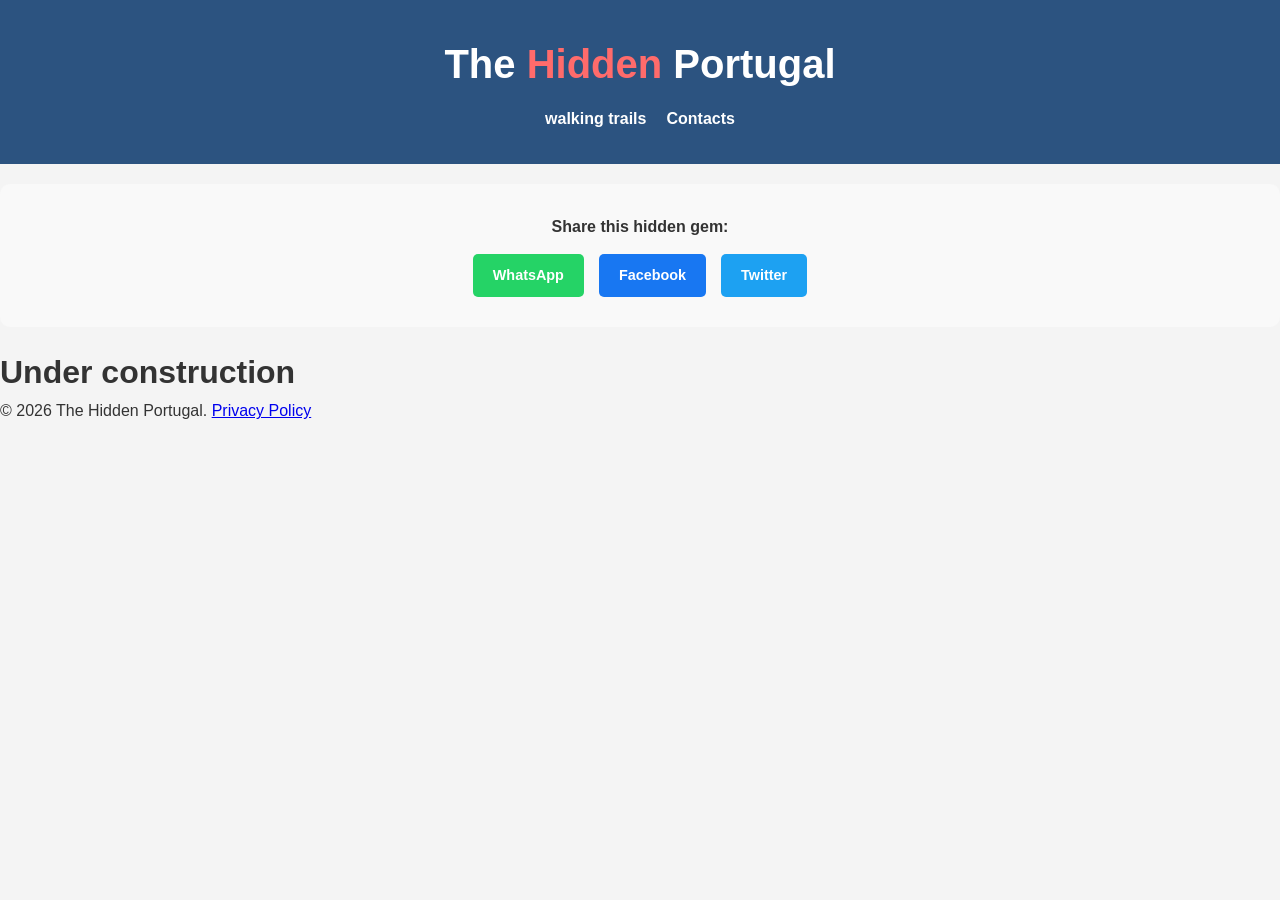
<file: Arrabida/walkingtrails/walkingtrails.html>
<!DOCTYPE html>
<html lang="pt">
<head>
    <script async src="https://pagead2.googlesyndication.com/pagead/js/adsbygoogle.js?client=ca-pub-9096924320506926"
     crossorigin="anonymous">
    </script>
    <meta charset="UTF-8">
    <meta name="viewport" content="width=device-width, initial-scale=1.0">
    <title>The Hidden Portugal | Find places to visit without mass tourism</title>
    <link rel="stylesheet" href="/css/style.css">

        <!-- google adsence-->

        <script type="application/ld+json">
                {
                "@context": "https://schema.org",
                "@type": "WebSite",
                "name": "The Hidden Portugal",
                "url": "https://thehiddenportugal.com/",
                "image": "https://thehiddenportugal.com/Arrabida/mountainRoadArrabida/portinho-da-arrabida.webp"
                }
        </script>

        


    <script async src="https://pagead2.googlesyndication.com/pagead/js/adsbygoogle.js?client=ca-pub-9096924320506926"
     crossorigin="anonymous">
    </script>

    <!-- google analitics-->


        <!-- Google tag (gtag.js) -->
    <script async src="https://www.googletagmanager.com/gtag/js?id=G-CX8MZFGC8V"></script>
    <script>
    window.dataLayer = window.dataLayer || [];
    function gtag(){dataLayer.push(arguments);}
    gtag('js', new Date());

    gtag('config', 'G-CX8MZFGC8V');
    </script>




</head>
<body>

    <header class="main-header">
        <a href="/index.html" style="text-decoration: none; color: white;">
            <h1>The <span style="color: #ff6b6b;">Hidden</span> Portugal</h1>
        </a>
        <nav>
            <ul>
                <li><a href="/Arrabida/walkingtrails/walkingtrails.html">walking trails</a></li>
                <li><a href="/contacts/contacts.html">Contacts</a></li>
            </ul>
        </nav>
    </header>

 












<section class="share-section">
    <h4>Share this hidden gem:</h4>
    <div class="share-buttons">
        <a href="https://api.whatsapp.com/send?text=Check out this amazing cave in Arrábida! https://thehiddenportugal.com/santaMargaridaCave.html" 
           class="share-btn whatsapp" target="_blank">
           <span>WhatsApp</span>
        </a>

        <a href="https://www.facebook.com/sharer/sharer.php?u=https://thehiddenportugal.com/santaMargaridaCave.html" 
           class="share-btn facebook" target="_blank">
           <span>Facebook</span>
        </a>

        <a href="https://twitter.com/intent/tweet?url=https://thehiddenportugal.com/santaMargaridaCave.html&text=Exploring the Hidden Portugal!" 
           class="share-btn twitter" target="_blank">
           <span>Twitter</span>
        </a>
    </div>
</section>





<h1>Under construction</h1>





















<footer>
    <p>&copy; 2026 The Hidden Portugal. <a href="/privacy-policy.html">Privacy Policy</a></p>
</footer>

</body>
</html>
</file>
<file: css/style.css>
/* 1. Reset e Base */
* { 
    margin: 0; 
    padding: 0; 
    box-sizing: border-box; 
}
.realce{
    color: #a74230;
}















body { 
    font-family: 'Segoe UI', Roboto, Helvetica, Arial, sans-serif; 
    line-height: 1.6; 
    color: #333; 
    background: #f4f4f4; 
}

/* 2. Header */
.main-header { 
    background: #2c5380; 
    color: white; 
    padding: 2rem 1rem; 
    text-align: center; 
}

.main-header h1 {
    font-size: 2.5rem;
    margin-bottom: 10px;
}

.main-header nav ul { 
    list-style: none; 
    display: flex; 
    justify-content: center; 
    gap: 20px; 
}

.main-header a { 
    color: white; 
    text-decoration: none; 
    font-weight: bold; 
    transition: opacity 0.3s;
}

.main-header a:hover { opacity: 0.7; }

/* 3. A Grelha Mágica (Responsive Grid) */
/* Substitui o .container e o .grid-destinos antigo */
.grid-destinos {
    display: grid;
    /* Cria colunas automáticas de no mínimo 320px. Se não couberem duas, fica uma. */
    grid-template-columns: repeat(auto-fit, minmax(320px, 1fr));
    gap: 30px;
    padding: 40px 20px;
    max-width: 1300px;
    margin: 0 auto;
}

/* 4. Cartões de Destino */
.card {
    background: white;
    border-radius: 15px;
    overflow: hidden;
    box-shadow: 0 10px 20px rgba(0,0,0,0.05);
    display: flex;
    flex-direction: column;
    transition: transform 0.3s ease, box-shadow 0.3s ease;
}

.card:hover {
    transform: translateY(-8px);
    box-shadow: 0 15px 30px rgba(0,0,0,0.15);
}

.card-image img {
    width: 100%;
    height: 250px; /* Altura fixa para alinhar todos os cartões */
    object-fit: cover;
    display: block;
}

.card-content {
    padding: 1.5rem;
    flex-grow: 1; /* Garante que o conteúdo preenche o cartão */
    display: flex;
    flex-direction: column;
    justify-content: space-between;
}

.card-content h3 {
    margin-bottom: 10px;
    color: #2c5380;
}

/* 5. Botões e Elementos de Ação */
.btn {
    display: inline-block;
    padding: 12px 24px;
    background-color: #1a472a;
    color: white;
    text-decoration: none;
    border-radius: 8px;
    font-weight: bold;
    text-align: center;
    margin-top: auto; /* Empurra o botão para o fundo do cartão */
    transition: background 0.3s;
}

.btn:hover {
    background-color: #2c5380;
}

/* 6. Espaço para Adsense (Cartão especial) */
.ad-card {
    background: #ebebeb;
    border: 2px dashed #bbb;
    display: flex;
    align-items: center;
    justify-content: center;
    text-align: center;
    min-height: 350px;
    color: #777;
}

/* 7. Footer */
.main-footer { 
    text-align: center; 
    padding: 3rem 1rem; 
    background: #333; 
    color: white; 
    margin-top: 50px; 
}














/* Secção de Partilha */
.share-section {
    padding: 30px;
    text-align: center;
    background: #f9f9f9;
    border-radius: 10px;
    margin: 20px 0;
}

.share-section h4 {
    margin-bottom: 15px;
    color: #333;
}

.share-buttons {
    display: flex;
    justify-content: center;
    gap: 15px;
    flex-wrap: wrap; /* Garante que os botões baixam em ecrãs pequenos */
}

.share-btn {
    text-decoration: none;
    color: white;
    padding: 10px 20px;
    border-radius: 5px;
    font-weight: bold;
    font-size: 0.9rem;
    transition: transform 0.2s, opacity 0.2s;
    display: flex;
    align-items: center;
}

.share-btn:hover {
    transform: translateY(-3px);
    opacity: 0.9;
}

/* Cores Oficiais */
.whatsapp { background-color: #25D366; }
.facebook { background-color: #1877F2; }
.twitter  { background-color: #1DA1F2; }

/* Ajuste para mobile */
@media (max-width: 600px) {
    .share-btn {
        width: 100%; /* Botões ocupam a largura toda no telemóvel */
        justify-content: center;
    }
}


.contact-container {
    max-width: 600px;
    margin: 60px auto;
    padding: 20px;
}

.contact-intro {
    text-align: center;
    margin-bottom: 40px;
}

.contact-intro h2 {
    color: #333;
    font-size: 2rem;
}

.contact-form {
    background: #fdfaf3; /* Tom de papel como no texto da logística */
    padding: 30px;
    border-radius: 8px;
    box-shadow: 0 4px 15px rgba(0,0,0,0.05);
}

.form-group {
    margin-bottom: 20px;
}

.form-group label {
    display: block;
    margin-bottom: 8px;
    font-weight: bold;
    font-size: 0.9rem;
    color: #555;
}

.form-group input, 
.form-group textarea {
    width: 100%;
    padding: 12px;
    border: 1px solid #ddd;
    border-radius: 4px;
    font-family: inherit;
    box-sizing: border-box; /* Garante que o padding não rebenta a largura */
}

.submit-btn {
    background-color: #2d5a27; /* Verde escuro do botão 'Explore' */
    color: white;
    padding: 12px 25px;
    border: none;
    border-radius: 4px;
    cursor: pointer;
    font-weight: bold;
    width: 100%;
    transition: background 0.3s;
}

.submit-btn:hover {
    background-color: #ff6b6b; /* Muda para o salmão do logo no hover */
}



.description p {
    padding: 5px;
    
}



/*---------------------------------------------------------------------------------*/


/* About */

.about-me-section {
    padding: 30px 20px;
}

/* Título de introdução com letras maiores */
.about-intro p {
    font-size: 1.3rem;
    color: #2c3e50;
    line-height: 1.6;
    margin-bottom: 25px;
    font-weight: 600;
}

/* Corpo do texto principal */
.about-body p, .about-closing p {
    font-size: 1.15rem;
    line-height: 1.8;
    color: #444;
    margin-bottom: 20px;
}

/* O cartão de destaque da tua missão (Mantra) */
.mission-highlight-card {
    background: #fdfdfd;
    border-left: 6px solid #ff6b6b; /* Usa a cor do "Hidden" */
    padding: 30px;
    margin: 40px 0;
    border-radius: 12px;
    box-shadow: 0 4px 15px rgba(0,0,0,0.06);
}

.mission-text {
    font-size: 1.4rem;
    font-style: italic;
    font-weight: 500;
    color: #1a1a1a;
    line-height: 1.6;
    margin: 0;
}

/* Ajustes Responsivos para Desktop */
@media (min-width: 900px) {
    .about-me-section {
        max-width: 750px; /* Largura ideal para leitura */
        margin: 0 auto;
    }

    .mission-text {
        font-size: 1.6rem;
    }
}
</file>
<file: css/post.css>
/* Layout Responsivo e Fluido */
.post-container {
    max-width: 95%; /* Aproveita melhor o ecrã em desktop */
    margin: 20px auto;
    background: white;
    border-radius: 12px;
    overflow: hidden; /* IMPORTANTE: Impede que o conteúdo "saia" das bordas */
}

/* Garante que NENHUMA imagem saia do ecrã */
img {
    max-width: 100%; /* IMPORTANTE: A foto nunca será maior que a largura do ecrã */
    height: auto;    /* IMPORTANTE: Mantém a proporção sem achatar a imagem */
    display: block;
}




/*factosrapidos */

.quick-facts-table {
    width: 100%;
    /* Increased max-width so it spreads out more on desktop */
    max-width: 800px; 
    margin: 30px 0;
    border-collapse: separate;
    border-spacing: 0;
    border: 1px solid #ddd;
    border-radius: 12px;
    overflow: hidden;
    /* Increased base font size for better visibility */
    font-size: 1.15rem; 
    box-shadow: 0 4px 12px rgba(0,0,0,0.05);
}

.quick-facts-table thead th {
    background-color: #f8f9fa;
    padding: 18px 20px;
    text-align: left;
    /* Larger header text */
    font-size: 1.3rem; 
    border-bottom: 2px solid #eee;
    color: #2c3e50;
}

.quick-facts-table td {
    padding: 15px 20px;
    border-bottom: 1px solid #eee;
    color: #444;
}

/* Makes the labels (left column) stand out more */
.quick-facts-table td:first-child {
    background-color: #fafafa;
    font-weight: 700;
    width: 35%;
    color: #2c3e50;
}

/* Desktop optimization: spreads content if screen is wide enough */
@media (min-width: 768px) {
    .quick-facts-table {
        margin-left: 0;
        margin-right: auto;
        font-size: larger;
        font-weight: bolder;
    }
}








/* Hero Section */
.post-hero {
    position: relative;
    width: 100%;
    height: 50vh; /* Altura flexível baseada no ecrã */
    min-height: 300px;
}


.hero-text {
    position: absolute;
    bottom: 0;
    left: 0;
    right: 0;
    padding: 40px;
    background: linear-gradient(transparent, rgba(0,0,0,0.8));
    color: white;
}

.post-hero img {
    width: 100%;
    height: 100%;
    object-fit: cover; /* Preenche o espaço sem deformar */
}

/* Grelha Adaptável */
.post-content {
    display: grid;
    grid-template-columns: 1fr; /* Mobile: 1 coluna */
    gap: 30px;
    padding: 20px;
}



/* Botão de Voltar */
.back-link { text-align: center; padding: 40px 0; }
.btn-back {
    text-decoration: none;
    color: #2c5380 !important;
    font-weight: bold;
    border: 2px solid #2c5380;
    padding: 10px 20px;
    border-radius: 5px;
    transition: 0.3s;
}
.btn-back:hover { background: #2c5380; color: white; }


/* Comentarios das fotos*/

.galeria-vertical p {

    padding-top: 15px;
    padding-left: 10px;
    justify-content: center;
}










/* Galeria */
.galeria-vertical {
    display: flex;
    flex-direction: column;
    gap: 30px;
}

.galeria-vertical figure {
    margin: 0;
    width: 100%; /* Garante que o contentor da foto ocupa a largura total */
    border: 1px solid #c0afaf;
    border-radius: 10px;
}

.galeria-vertical img {
    border-radius: 10px;
    box-shadow: 0 4px 10px rgba(0,0,0,0.1);
}

/* Caixa de Alerta (Warning) */
.warning-box {
    background-color: #fff3cd;
    border-left: 6px solid #ffc107;
    padding: 20px;
    margin: 20px 0;
    border-radius: 5px;
    color: #856404;
    font-size: 0.95rem;
}

/* Mapa e Sidebar */
.map-container { margin-top: 40px; }
.map-container iframe { border-radius: 10px; width: 100%; }

.author-feedback {
    background: #f0f7ff;
    padding: 20px;
    border-radius: 8px;
    border-top: 4px solid #2c5380;
}

.sticky-wrapper {
    position: sticky;
    top: 20px;
}





















/* Secção de Partilha */
.share-section {
    padding: 30px;
    text-align: center;
    background: #f9f9f9;
    border-radius: 10px;
    margin: 20px 0;
}

.share-section h4 {
    margin-bottom: 15px;
    color: #333;
}

.share-buttons {
    display: flex;
    justify-content: center;
    gap: 15px;
    flex-wrap: wrap; /* Garante que os botões baixam em ecrãs pequenos */
}

.share-btn {
    text-decoration: none;
    color: white;
    padding: 10px 20px;
    border-radius: 5px;
    font-weight: bold;
    font-size: 0.9rem;
    transition: transform 0.2s, opacity 0.2s;
    display: flex;
    align-items: center;
}

.share-btn:hover {
    transform: translateY(-3px);
    opacity: 0.9;
}

/* Cores Oficiais */
.whatsapp { background-color: #25D366; }
.facebook { background-color: #1877F2; }
.twitter  { background-color: #1DA1F2; }

/* Ajuste para mobile */
@media (max-width: 600px) {
    .share-btn {
        width: 100%; /* Botões ocupam a largura toda no telemóvel */
        justify-content: center;
    }
}






/* Content Container */
.logistics-summary {
    font-family: 'Segoe UI', Tahoma, Geneva, Verdana, sans-serif;
    line-height: 1.6;
    color: #333;
    max-width: 800px;
    margin: 20px auto;
    padding: 30px;
    background-color: #fdfaf3; /* Tom de papel antigo muito suave */
    border-left: 5px solid #8b4513; /* Cor "terrosa/romana" */
    border-radius: 4px;
    box-shadow: 0 2px 10px rgba(0,0,0,0.05);
}

/* Header */
.logistics-summary h3 {
    color: #8b4513;
    font-variant: small-caps;
    letter-spacing: 1px;
    margin-top: 0;
    border-bottom: 1px solid #e0d7c6;
    padding-bottom: 10px;
}

/* List Styling */
.logistics-summary ul {
    list-style-type: none;
    padding: 0;
}

.logistics-summary li {
    margin-bottom: 18px;
    padding-left: 15px;
    position: relative;
}

/* Bullet Points Customizados */
.logistics-summary li::before {
    content: "•";
    color: #8b4513;
    font-weight: bold;
    display: inline-block; 
    width: 1em;
    margin-left: -1em;
}

/* Highlights */
.logistics-summary strong {
    color: #5d2e0a;
}

/* Conclusion italic styling */
.logistics-summary p em {
    display: block;
    margin-top: 20px;
    padding-top: 15px;
    border-top: 1px dashed #c0b283;
    color: #666;
    font-style: italic;
}




.card-image img {
    width: 100%;
    height: 450px; /* Altura fixa para alinhar todos os cartões */
    object-fit: cover;
    display: block;
}

/* Mobile Responsiveness */
@media (max-width: 600px) {
    .logistics-summary {
        padding: 20px;
        margin: 10px;
    }


}











/* ecras grandes */

@media (min-width: 1024px) {
    .post-container {
        max-width: 80%;
        padding: 40px;
    }
    p {
        font-size: 1.3rem;
        

        
    
    }
    figcaption{
        font-size: 1.5rem;
        text-align: center;
        justify-content: center;
    }

    .post-hero {
        position: relative;
        width: 100%;
        height: 50vh; /* Altura flexível baseada no ecrã */
        min-height: 45rem;
       
    }



}
</file>
